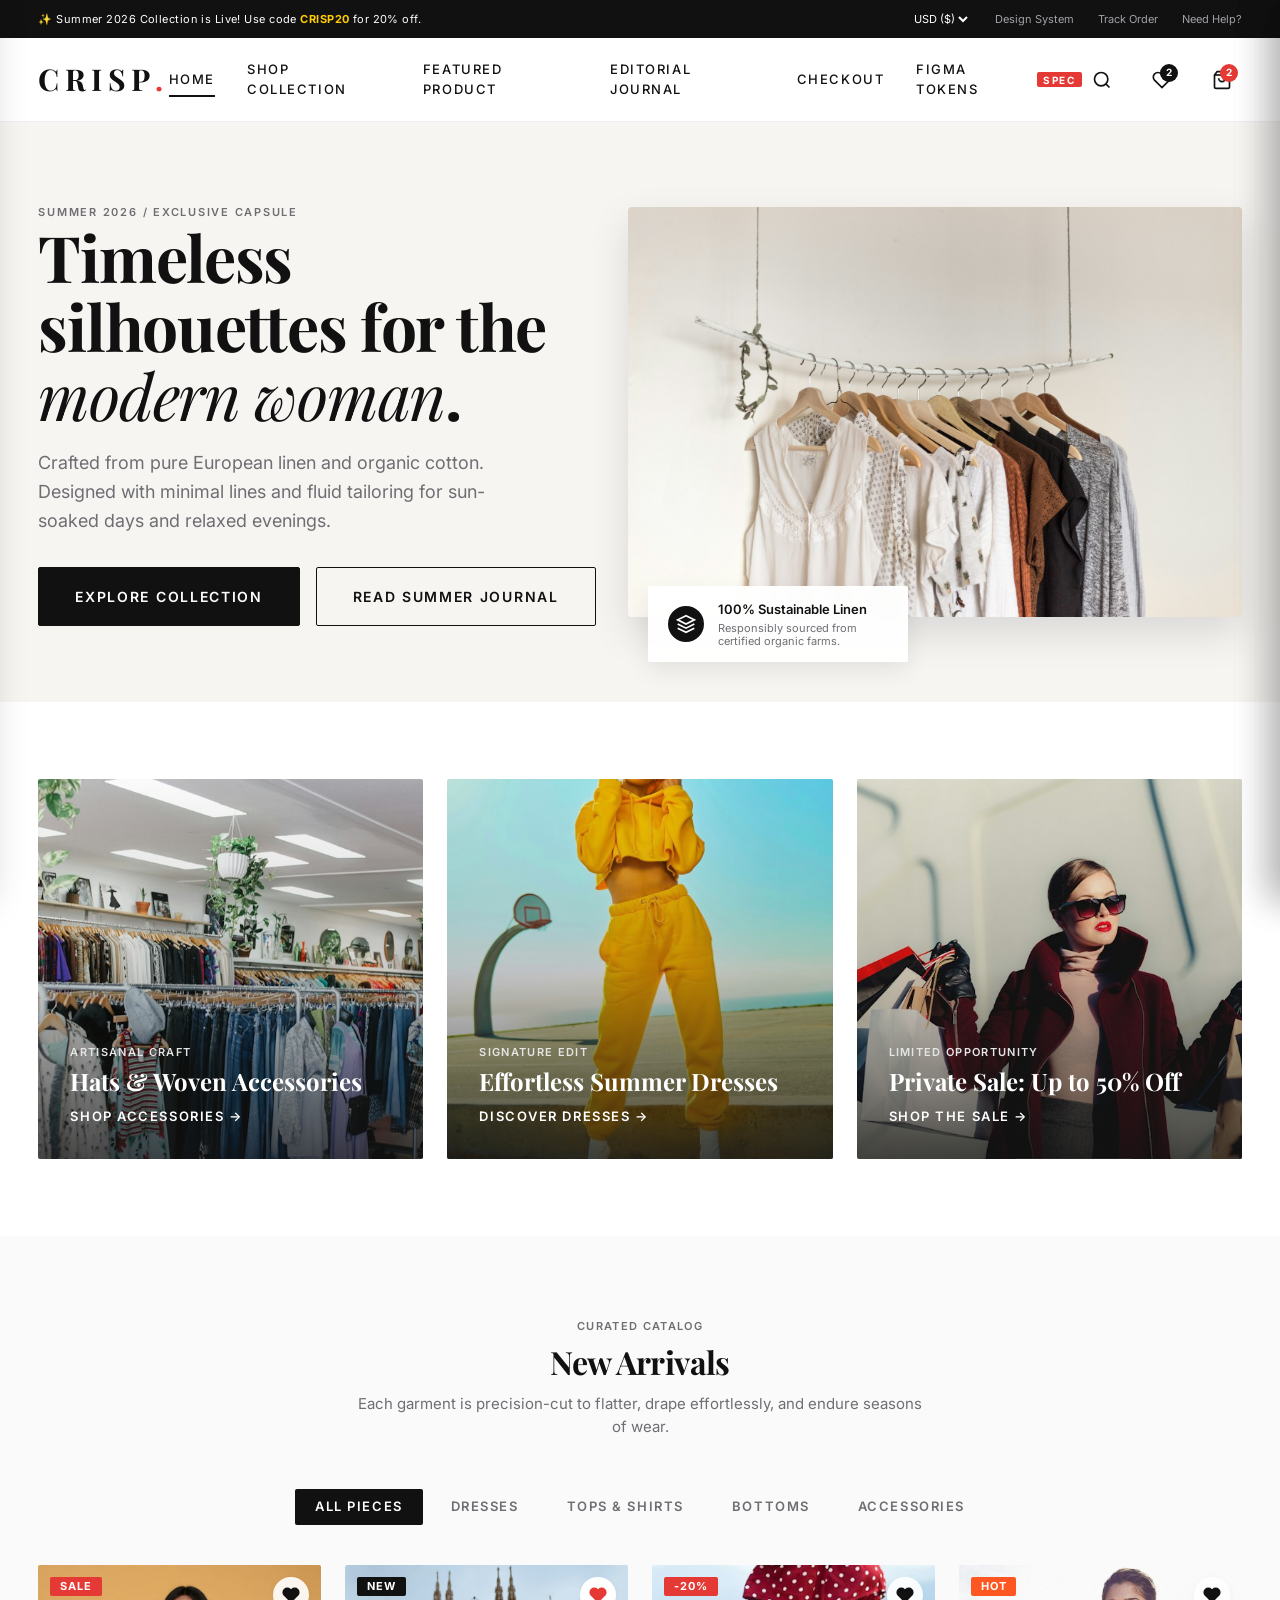
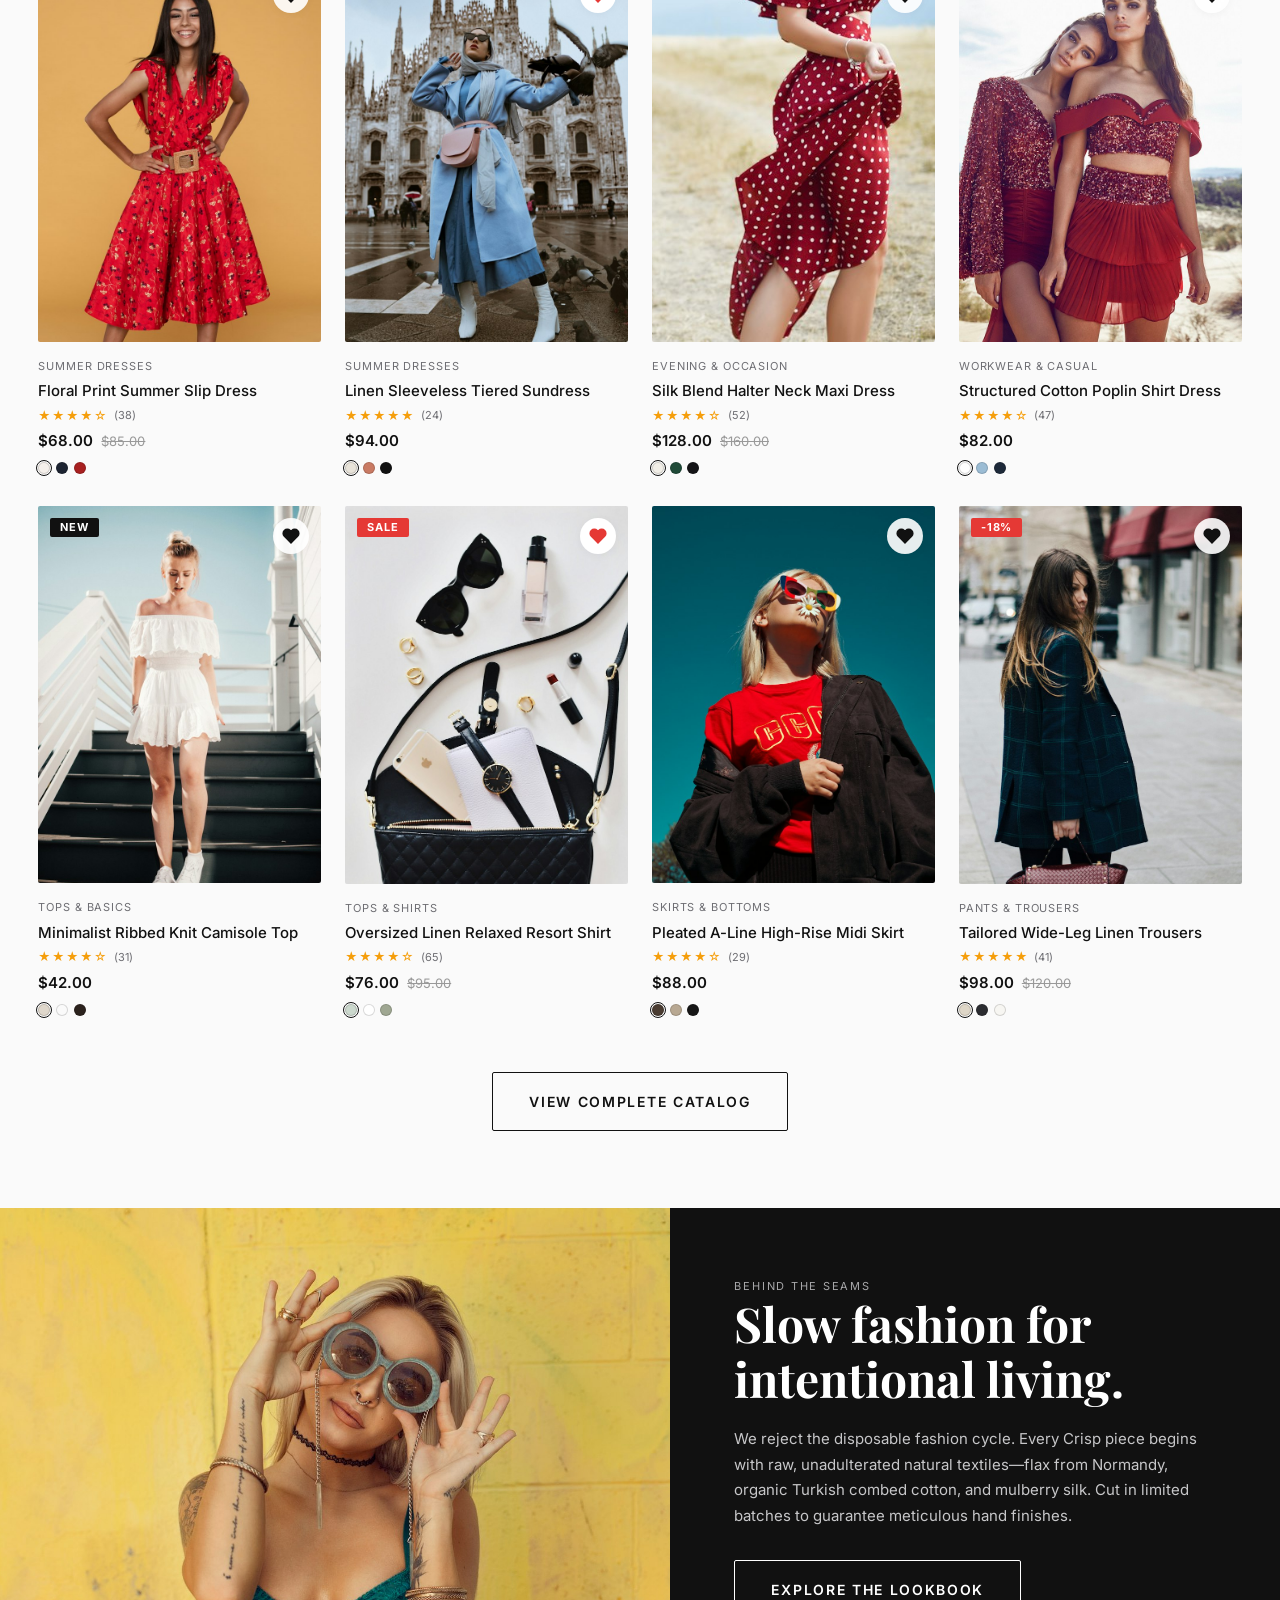
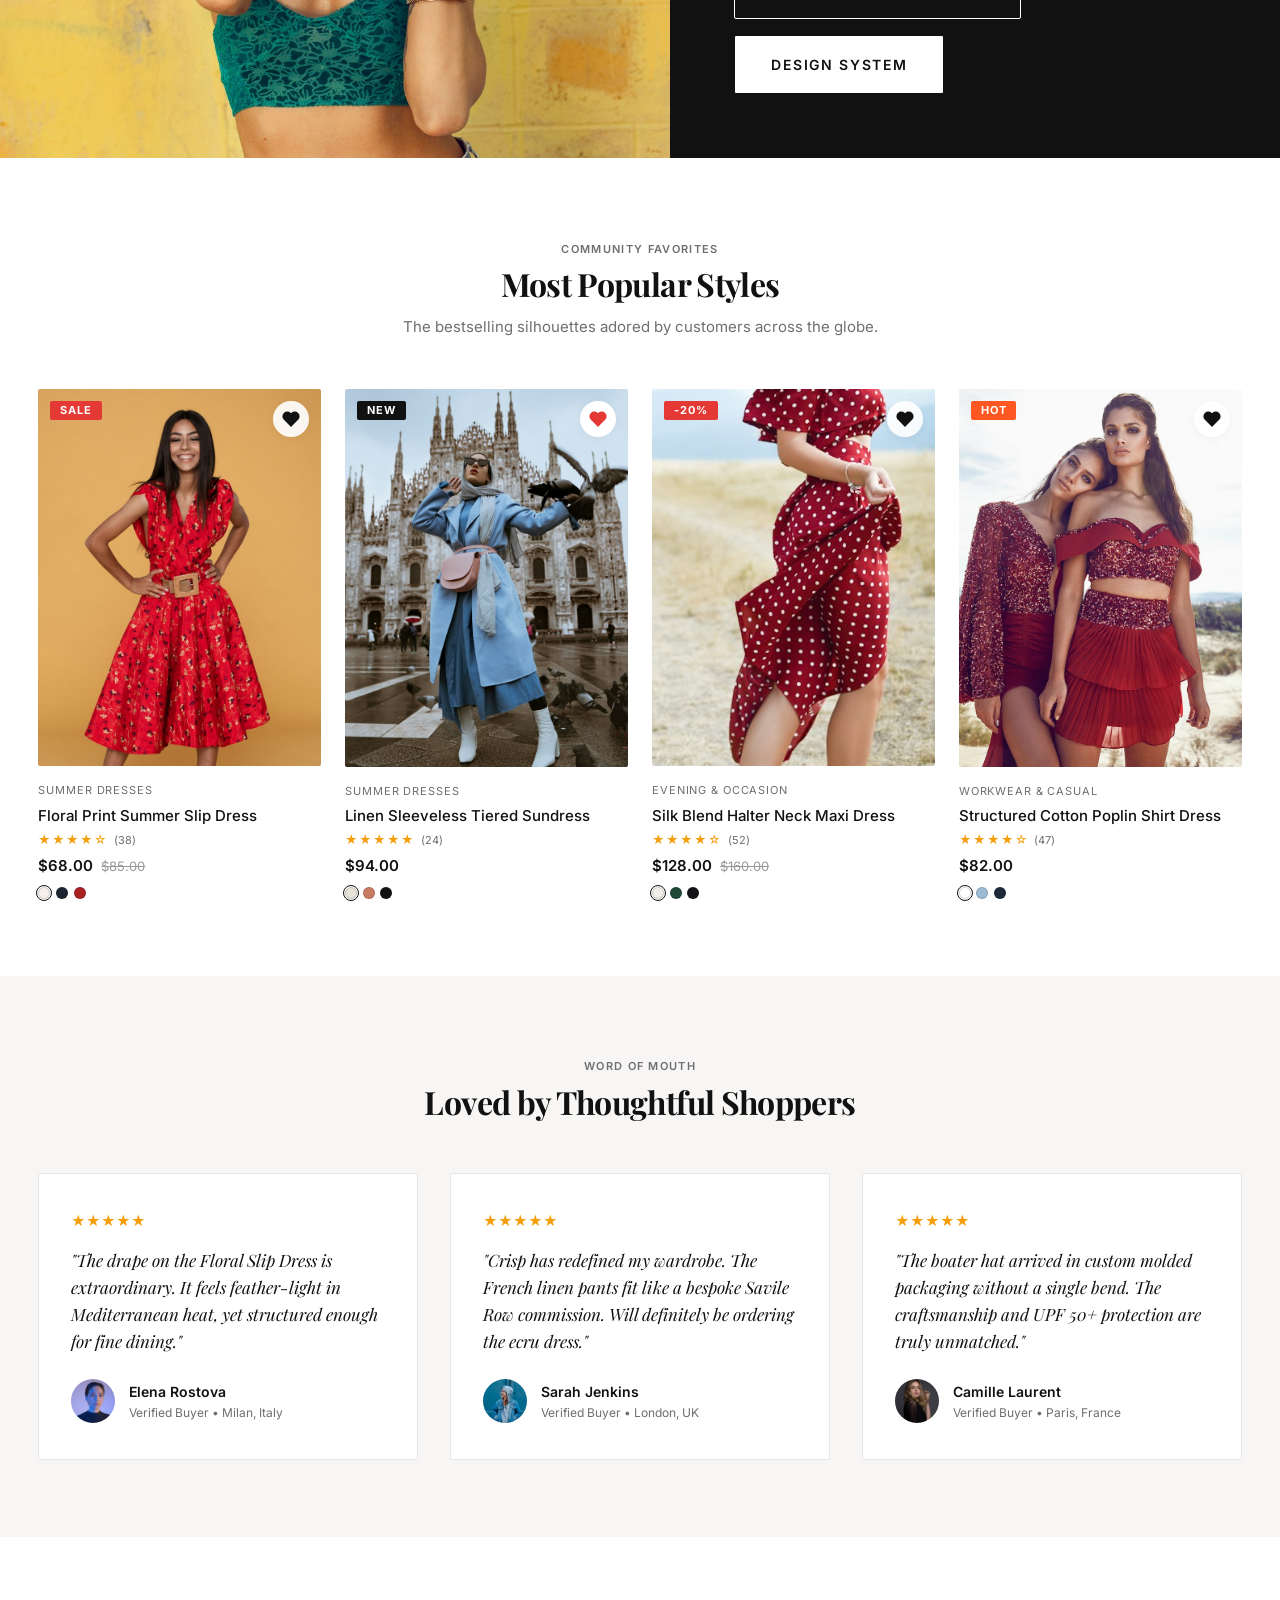
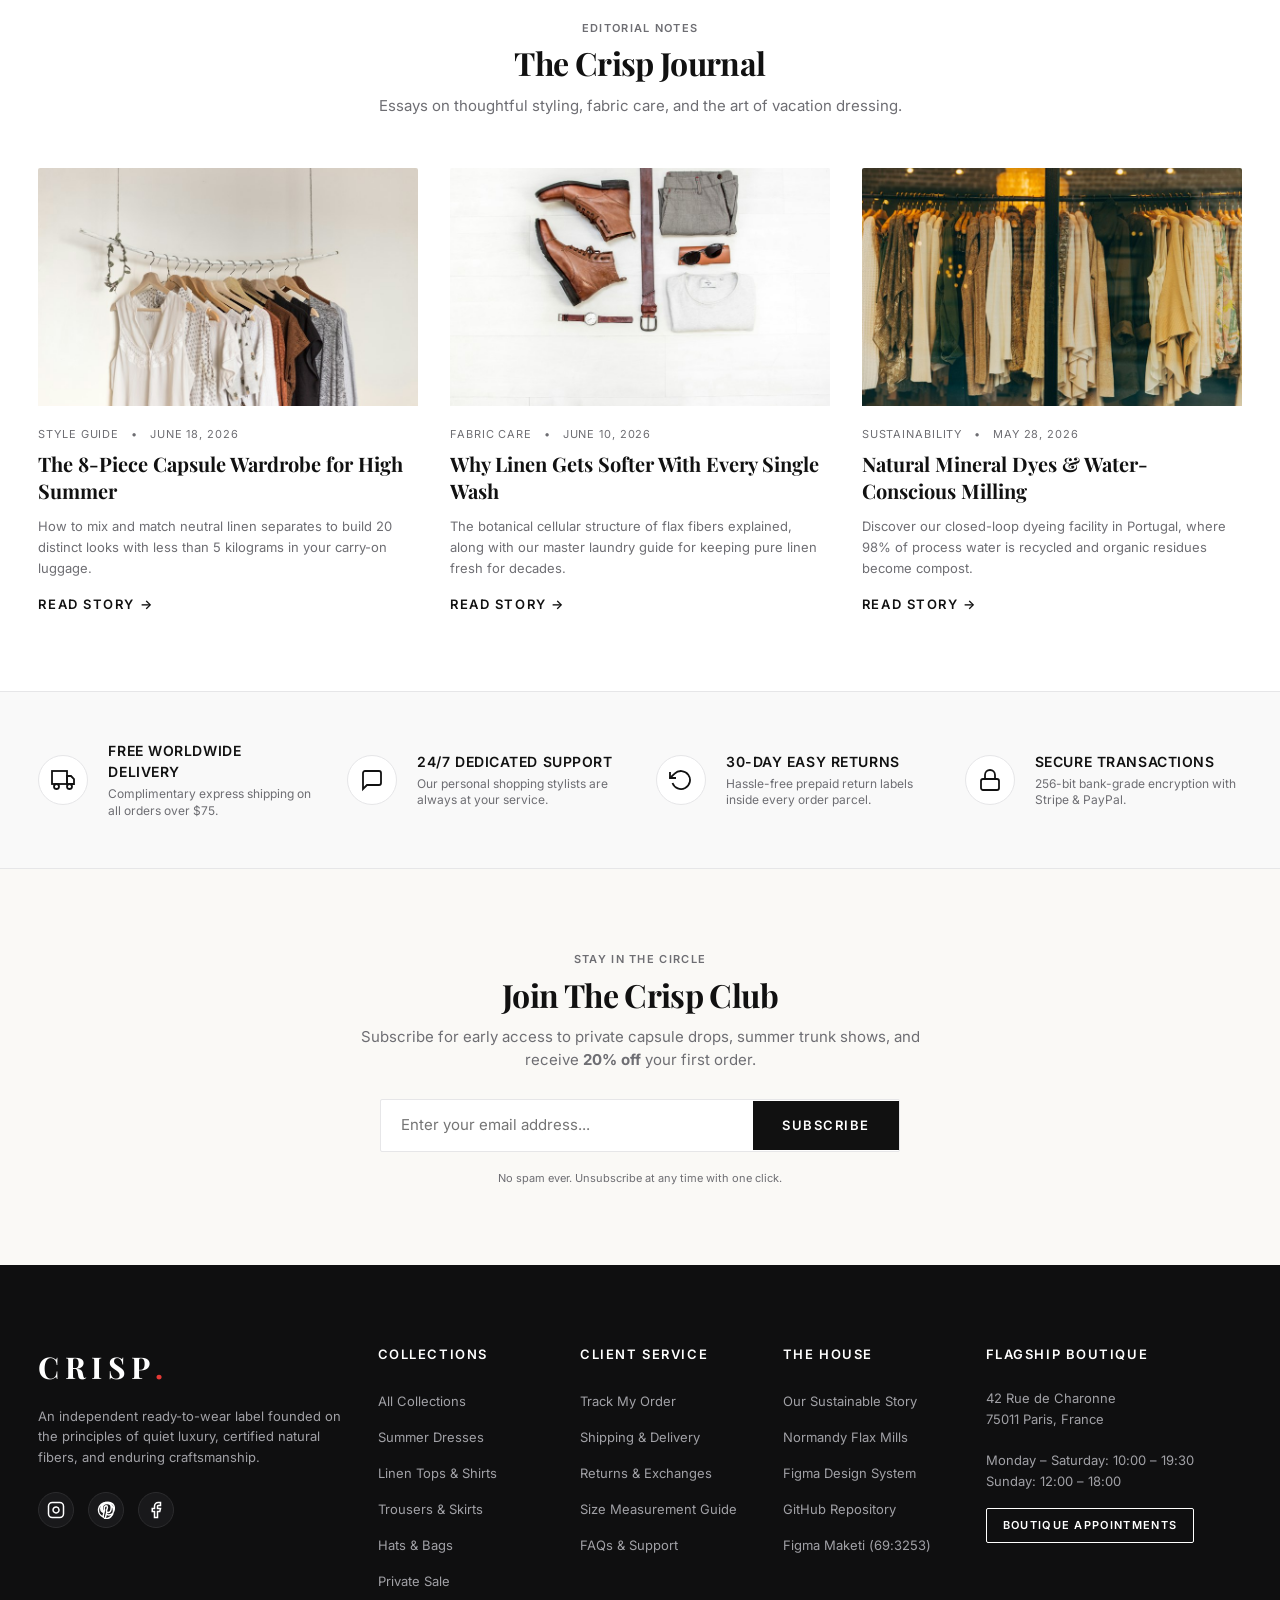
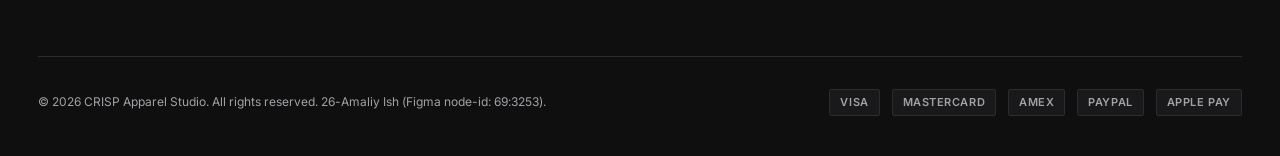
<file: index.html>
<!DOCTYPE html>
<html lang="en">
<head>
  <meta charset="UTF-8">
  <meta name="viewport" content="width=device-width, initial-scale=1.0">
  <title>CRISP — Minimalist Luxury Fashion & E-Commerce Store</title>
  <meta name="description" content="CRISP is a modern minimalist fashion and apparel eCommerce brand tailored for effortless elegance, sustainable fabrics, and timeless design.">
  <link rel="icon" type="image/png" href="assets/images/prod-9.jpg">
  
  <!-- CSS Stylesheets -->
  <link rel="stylesheet" href="css/reset.css">
  <link rel="stylesheet" href="css/variables.css">
  <link rel="stylesheet" href="css/style.css">
</head>
<body>

  <!-- ================= TOPBAR ================= -->
  <div class="topbar">
    <div class="container topbar-inner">
      <div class="topbar-promo">
        <span>✨ Summer 2026 Collection is Live! Use code <strong>CRISP20</strong> for 20% off.</span>
      </div>
      <div class="topbar-actions">
        <select class="topbar-select" id="currencySelector" aria-label="Select currency">
          <option value="USD">USD ($)</option>
          <option value="EUR">EUR (€)</option>
          <option value="GBP">GBP (£)</option>
        </select>
        <a href="styleguide.html" class="topbar-link">Design System</a>
        <a href="checkout.html" class="topbar-link">Track Order</a>
        <a href="#help" class="topbar-link" onclick="CrispCart.showToast('Customer Care: care@crispstore.com')">Need Help?</a>
      </div>
    </div>
  </div>

  <!-- ================= MAIN HEADER ================= -->
  <header class="header">
    <div class="container header-inner">
      <div class="header-left">
        <button class="mobile-menu-btn js-mobile-toggle" aria-label="Open mobile menu">
          <svg width="24" height="24" viewBox="0 0 24 24" fill="none" stroke="currentColor" stroke-width="2">
            <line x1="3" y1="12" x2="21" y2="12"></line>
            <line x1="3" y1="6" x2="21" y2="6"></line>
            <line x1="3" y1="18" x2="21" y2="18"></line>
          </svg>
        </button>

        <a href="index.html" class="brand-logo">
          CRISP<span class="logo-dot">.</span>
        </a>
      </div>

      <!-- Desktop Navigation Menu -->
      <nav class="nav-menu">
        <a href="index.html" class="nav-link is-active">Home</a>
        <a href="shop.html" class="nav-link">Shop Collection</a>
        <a href="product.html?id=1" class="nav-link">Featured Product</a>
        <a href="blog.html" class="nav-link">Editorial Journal</a>
        <a href="checkout.html" class="nav-link">Checkout</a>
        <a href="styleguide.html" class="nav-link is-badge">
          Figma Tokens
          <span class="nav-tag">SPEC</span>
        </a>
      </nav>

      <!-- Action Icons -->
      <div class="header-actions">
        <!-- Search Trigger -->
        <button class="header-icon-btn js-search-toggle" aria-label="Search catalog">
          <svg width="20" height="20" viewBox="0 0 24 24" fill="none" stroke="currentColor" stroke-width="2">
            <circle cx="11" cy="11" r="8"></circle>
            <line x1="21" y1="21" x2="16.65" y2="16.65"></line>
          </svg>
        </button>

        <!-- Wishlist Trigger -->
        <button class="header-icon-btn js-wishlist-open" aria-label="Open Wishlist">
          <svg width="20" height="20" viewBox="0 0 24 24" fill="none" stroke="currentColor" stroke-width="2">
            <path d="M20.84 4.61a5.5 5.5 0 0 0-7.78 0L12 5.67l-1.06-1.06a5.5 5.5 0 0 0-7.78 7.78l1.06 1.06L12 21.23l7.78-7.78 1.06-1.06a5.5 5.5 0 0 0 0-7.78z"></path>
          </svg>
          <span class="header-counter-badge js-wishlist-count">0</span>
        </button>

        <!-- Shopping Cart Trigger -->
        <button class="header-icon-btn js-cart-open" aria-label="Open Shopping Bag">
          <svg width="20" height="20" viewBox="0 0 24 24" fill="none" stroke="currentColor" stroke-width="2">
            <path d="M6 2L3 6v14a2 2 0 0 0 2 2h14a2 2 0 0 0 2-2V6l-3-4z"></path>
            <line x1="3" y1="6" x2="21" y2="6"></line>
            <path d="M16 10a4 4 0 0 1-8 0"></path>
          </svg>
          <span class="header-counter-badge badge-red js-cart-count">2</span>
        </button>
      </div>
    </div>
  </header>

  <!-- ================= HERO SECTION ================= -->
  <section class="hero-section">
    <div class="container hero-grid">
      <div class="hero-content">
        <span class="hero-tagline">Summer 2026 / Exclusive Capsule</span>
        <h1 class="hero-title">
          Timeless silhouettes for the <em>modern woman</em>.
        </h1>
        <p class="hero-desc">
          Crafted from pure European linen and organic cotton. Designed with minimal lines and fluid tailoring for sun-soaked days and relaxed evenings.
        </p>
        <div class="hero-actions">
          <a href="shop.html" class="btn btn-primary btn-lg">Explore Collection</a>
          <a href="blog.html" class="btn btn-outline btn-lg">Read Summer Journal</a>
        </div>
      </div>

      <div class="hero-media">
        <img src="assets/images/hero-banner.jpg" alt="Crisp Summer Fashion Showcase" loading="eager">
        <div class="hero-floating-pill">
          <div class="floating-pill-icon">
            <svg width="20" height="20" viewBox="0 0 24 24" fill="none" stroke="currentColor" stroke-width="2">
              <path d="M12 2L2 7l10 5 10-5-10-5zM2 17l10 5 10-5M2 12l10 5 10-5"></path>
            </svg>
          </div>
          <div class="floating-pill-text">
            <h6>100% Sustainable Linen</h6>
            <p>Responsibly sourced from certified organic farms.</p>
          </div>
        </div>
      </div>
    </div>
  </section>

  <!-- ================= PROMO CATEGORIES GRID ================= -->
  <section class="section-padding">
    <div class="container">
      <div class="promo-grid">
        <!-- Promo 1 -->
        <a href="shop.html?cat=accessories" class="promo-card">
          <img src="assets/images/promo-hat.jpg" alt="Summer Hats and Accessories" class="promo-card-bg" loading="lazy">
          <div class="promo-card-overlay">
            <span class="promo-card-tag">Artisanal Craft</span>
            <h3 class="promo-card-title">Hats & Woven Accessories</h3>
            <span class="promo-card-link">Shop Accessories →</span>
          </div>
        </a>

        <!-- Promo 2 -->
        <a href="shop.html?cat=dresses" class="promo-card">
          <img src="assets/images/promo-dress.jpg" alt="Effortless Linen Dresses" class="promo-card-bg" loading="lazy">
          <div class="promo-card-overlay">
            <span class="promo-card-tag">Signature Edit</span>
            <h3 class="promo-card-title">Effortless Summer Dresses</h3>
            <span class="promo-card-link">Discover Dresses →</span>
          </div>
        </a>

        <!-- Promo 3 -->
        <a href="shop.html" class="promo-card">
          <img src="assets/images/promo-offer.jpg" alt="Seasonal Private Sale" class="promo-card-bg" loading="lazy">
          <div class="promo-card-overlay">
            <span class="promo-card-tag">Limited Opportunity</span>
            <h3 class="promo-card-title">Private Sale: Up to 50% Off</h3>
            <span class="promo-card-link">Shop The Sale →</span>
          </div>
        </a>
      </div>
    </div>
  </section>

  <!-- ================= NEW ARRIVALS SECTION ================= -->
  <section class="section-padding" style="background-color: #fafafa;">
    <div class="container">
      <div class="section-header">
        <span class="section-subtitle">Curated Catalog</span>
        <h2 class="section-title">New Arrivals</h2>
        <p class="section-desc">Each garment is precision-cut to flatter, drape effortlessly, and endure seasons of wear.</p>
      </div>

      <!-- Filter Tabs -->
      <div class="filter-tabs">
        <button class="filter-tab-btn is-active js-filter-tab" data-filter="all">All Pieces</button>
        <button class="filter-tab-btn js-filter-tab" data-filter="dresses">Dresses</button>
        <button class="filter-tab-btn js-filter-tab" data-filter="tops">Tops & Shirts</button>
        <button class="filter-tab-btn js-filter-tab" data-filter="skirts">Bottoms</button>
        <button class="filter-tab-btn js-filter-tab" data-filter="accessories">Accessories</button>
      </div>

      <!-- 8 Dynamic Products Grid -->
      <div class="products-grid" id="newArrivalsGrid">
        <!-- Injected dynamically via CrispApp.renderHomeSections() -->
      </div>

      <div style="text-align: center; margin-top: 3.5rem;">
        <a href="shop.html" class="btn btn-outline btn-lg">View Complete Catalog</a>
      </div>
    </div>
  </section>

  <!-- ================= STORY / EDITORIAL BANNER ================= -->
  <section class="story-banner-section">
    <div class="container-fluid">
      <div class="story-banner-grid">
        <div class="story-banner-media">
          <img src="assets/images/story-banner.jpg" alt="Crisp Summer Editorial Lookbook" loading="lazy">
        </div>
        <div class="story-banner-content">
          <span class="story-tagline">Behind The Seams</span>
          <h2 class="story-title">Slow fashion for intentional living.</h2>
          <p class="story-desc">
            We reject the disposable fashion cycle. Every Crisp piece begins with raw, unadulterated natural textiles—flax from Normandy, organic Turkish combed cotton, and mulberry silk. Cut in limited batches to guarantee meticulous hand finishes.
          </p>
          <div style="display: flex; gap: 1rem; flex-wrap: wrap;">
            <a href="product.html?id=1" class="btn btn-outline-white btn-lg">Explore The Lookbook</a>
            <a href="styleguide.html" class="btn btn-primary btn-lg" style="background: #ffffff; color: #111;">Design System</a>
          </div>
        </div>
      </div>
    </div>
  </section>

  <!-- ================= POPULAR & TRENDING SECTION ================= -->
  <section class="section-padding">
    <div class="container">
      <div class="section-header">
        <span class="section-subtitle">Community Favorites</span>
        <h2 class="section-title">Most Popular Styles</h2>
        <p class="section-desc">The bestselling silhouettes adored by customers across the globe.</p>
      </div>

      <div class="products-grid" id="popularGrid">
        <!-- Injected dynamically via CrispApp.renderHomeSections() -->
      </div>
    </div>
  </section>

  <!-- ================= TESTIMONIALS / REVIEWS ================= -->
  <section class="section-padding" style="background-color: #f7f6f4;">
    <div class="container">
      <div class="section-header">
        <span class="section-subtitle">Word of Mouth</span>
        <h2 class="section-title">Loved by Thoughtful Shoppers</h2>
      </div>

      <div class="testimonials-grid">
        <!-- Review 1 -->
        <div class="testimonial-card">
          <div class="testimonial-stars">★★★★★</div>
          <p class="testimonial-quote">
            "The drape on the Floral Slip Dress is extraordinary. It feels feather-light in Mediterranean heat, yet structured enough for fine dining."
          </p>
          <div class="testimonial-author">
            <img src="assets/images/avatar-1.jpg" alt="Elena Rostova" class="testimonial-avatar">
            <div class="author-info">
              <h6>Elena Rostova</h6>
              <p>Verified Buyer • Milan, Italy</p>
            </div>
          </div>
        </div>

        <!-- Review 2 -->
        <div class="testimonial-card">
          <div class="testimonial-stars">★★★★★</div>
          <p class="testimonial-quote">
            "Crisp has redefined my wardrobe. The French linen pants fit like a bespoke Savile Row commission. Will definitely be ordering the ecru dress."
          </p>
          <div class="testimonial-author">
            <img src="assets/images/avatar-2.jpg" alt="Sarah Jenkins" class="testimonial-avatar">
            <div class="author-info">
              <h6>Sarah Jenkins</h6>
              <p>Verified Buyer • London, UK</p>
            </div>
          </div>
        </div>

        <!-- Review 3 -->
        <div class="testimonial-card">
          <div class="testimonial-stars">★★★★★</div>
          <p class="testimonial-quote">
            "The boater hat arrived in custom molded packaging without a single bend. The craftsmanship and UPF 50+ protection are truly unmatched."
          </p>
          <div class="testimonial-author">
            <img src="assets/images/avatar-3.jpg" alt="Camille Laurent" class="testimonial-avatar">
            <div class="author-info">
              <h6>Camille Laurent</h6>
              <p>Verified Buyer • Paris, France</p>
            </div>
          </div>
        </div>
      </div>
    </div>
  </section>

  <!-- ================= THE JOURNAL / EDITORIAL ================= -->
  <section class="section-padding">
    <div class="container">
      <div class="section-header">
        <span class="section-subtitle">Editorial Notes</span>
        <h2 class="section-title">The Crisp Journal</h2>
        <p class="section-desc">Essays on thoughtful styling, fabric care, and the art of vacation dressing.</p>
      </div>

      <div class="journal-grid">
        <!-- Article 1 -->
        <article class="journal-card">
          <a href="blog.html" class="journal-thumb">
            <img src="assets/images/blog-1.jpg" alt="The Minimalist Packing Guide" loading="lazy">
          </a>
          <div class="journal-meta">
            <span>Style Guide</span>
            <span>•</span>
            <span>June 18, 2026</span>
          </div>
          <h3 class="journal-title">
            <a href="blog.html">The 8-Piece Capsule Wardrobe for High Summer</a>
          </h3>
          <p class="journal-excerpt">
            How to mix and match neutral linen separates to build 20 distinct looks with less than 5 kilograms in your carry-on luggage.
          </p>
          <a href="blog.html" class="journal-link">Read Story →</a>
        </article>

        <!-- Article 2 -->
        <article class="journal-card">
          <a href="blog.html" class="journal-thumb">
            <img src="assets/images/blog-2.jpg" alt="Linen Care Instructions" loading="lazy">
          </a>
          <div class="journal-meta">
            <span>Fabric Care</span>
            <span>•</span>
            <span>June 10, 2026</span>
          </div>
          <h3 class="journal-title">
            <a href="blog.html">Why Linen Gets Softer With Every Single Wash</a>
          </h3>
          <p class="journal-excerpt">
            The botanical cellular structure of flax fibers explained, along with our master laundry guide for keeping pure linen fresh for decades.
          </p>
          <a href="blog.html" class="journal-link">Read Story →</a>
        </article>

        <!-- Article 3 -->
        <article class="journal-card">
          <a href="blog.html" class="journal-thumb">
            <img src="assets/images/blog-3.jpg" alt="Sustainable Dyeing" loading="lazy">
          </a>
          <div class="journal-meta">
            <span>Sustainability</span>
            <span>•</span>
            <span>May 28, 2026</span>
          </div>
          <h3 class="journal-title">
            <a href="blog.html">Natural Mineral Dyes & Water-Conscious Milling</a>
          </h3>
          <p class="journal-excerpt">
            Discover our closed-loop dyeing facility in Portugal, where 98% of process water is recycled and organic residues become compost.
          </p>
          <a href="blog.html" class="journal-link">Read Story →</a>
        </article>
      </div>
    </div>
  </section>

  <!-- ================= FEATURES BAR ================= -->
  <section class="features-bar">
    <div class="container">
      <div class="features-grid">
        <!-- Feature 1 -->
        <div class="feature-item">
          <div class="feature-icon">
            <svg width="24" height="24" viewBox="0 0 24 24" fill="none" stroke="currentColor" stroke-width="1.8">
              <rect x="1" y="3" width="15" height="13"></rect>
              <polygon points="16 8 20 8 23 11 23 16 16 16 16 8"></polygon>
              <circle cx="5.5" cy="18.5" r="2.5"></circle>
              <circle cx="18.5" cy="18.5" r="2.5"></circle>
            </svg>
          </div>
          <div class="feature-text">
            <h5>Free Worldwide Delivery</h5>
            <p>Complimentary express shipping on all orders over $75.</p>
          </div>
        </div>

        <!-- Feature 2 -->
        <div class="feature-item">
          <div class="feature-icon">
            <svg width="24" height="24" viewBox="0 0 24 24" fill="none" stroke="currentColor" stroke-width="1.8">
              <path d="M21 15a2 2 0 0 1-2 2H7l-4 4V5a2 2 0 0 1 2-2h14a2 2 0 0 1 2 2z"></path>
            </svg>
          </div>
          <div class="feature-text">
            <h5>24/7 Dedicated Support</h5>
            <p>Our personal shopping stylists are always at your service.</p>
          </div>
        </div>

        <!-- Feature 3 -->
        <div class="feature-item">
          <div class="feature-icon">
            <svg width="24" height="24" viewBox="0 0 24 24" fill="none" stroke="currentColor" stroke-width="1.8">
              <polyline points="1 4 1 10 7 10"></polyline>
              <path d="M3.51 15a9 9 0 1 0 2.13-9.36L1 10"></path>
            </svg>
          </div>
          <div class="feature-text">
            <h5>30-Day Easy Returns</h5>
            <p>Hassle-free prepaid return labels inside every order parcel.</p>
          </div>
        </div>

        <!-- Feature 4 -->
        <div class="feature-item">
          <div class="feature-icon">
            <svg width="24" height="24" viewBox="0 0 24 24" fill="none" stroke="currentColor" stroke-width="1.8">
              <rect x="3" y="11" width="18" height="11" rx="2" ry="2"></rect>
              <path d="M7 11V7a5 5 0 0 1 10 0v4"></path>
            </svg>
          </div>
          <div class="feature-text">
            <h5>Secure Transactions</h5>
            <p>256-bit bank-grade encryption with Stripe & PayPal.</p>
          </div>
        </div>
      </div>
    </div>
  </section>

  <!-- ================= NEWSLETTER ================= -->
  <section class="section-padding newsletter-section">
    <div class="container">
      <div class="newsletter-box">
        <span class="section-subtitle">Stay In The Circle</span>
        <h2 class="section-title">Join The Crisp Club</h2>
        <p class="section-desc">
          Subscribe for early access to private capsule drops, summer trunk shows, and receive <strong>20% off</strong> your first order.
        </p>

        <form class="newsletter-form js-newsletter-form">
          <input type="email" class="newsletter-input" placeholder="Enter your email address..." required>
          <button type="submit" class="btn btn-primary newsletter-btn">Subscribe</button>
        </form>
        <span class="newsletter-disclaimer">No spam ever. Unsubscribe at any time with one click.</span>
      </div>
    </div>
  </section>

  <!-- ================= FOOTER ================= -->
  <footer class="footer">
    <div class="container">
      <div class="footer-grid">
        <!-- Col 1: Brand Info -->
        <div class="footer-col footer-brand">
          <a href="index.html" class="brand-logo">
            CRISP<span class="logo-dot">.</span>
          </a>
          <p>
            An independent ready-to-wear label founded on the principles of quiet luxury, certified natural fibers, and enduring craftsmanship.
          </p>
          <div class="footer-socials">
            <a href="#instagram" class="social-icon-link" aria-label="Instagram" onclick="CrispCart.showToast('Follow us on Instagram @crisp_store')">
              <svg width="18" height="18" viewBox="0 0 24 24" fill="none" stroke="currentColor" stroke-width="2">
                <rect x="2" y="2" width="20" height="20" rx="5" ry="5"></rect>
                <path d="M16 11.37A4 4 0 1 1 12.63 8 4 4 0 0 1 16 11.37z"></path>
                <line x1="17.5" y1="6.5" x2="17.51" y2="6.5"></line>
              </svg>
            </a>
            <a href="#pinterest" class="social-icon-link" aria-label="Pinterest" onclick="CrispCart.showToast('Crisp Moodboards on Pinterest')">
              <svg width="18" height="18" viewBox="0 0 24 24" fill="none" stroke="currentColor" stroke-width="2">
                <path d="M12 2a10 10 0 0 0-3.6 19.3c-.1-.8-.1-2 .1-2.9l1.6-6.8s-.4-.8-.4-2c0-1.9 1.1-3.3 2.5-3.3 1.2 0 1.7.9 1.7 1.9 0 1.2-.8 3-1.2 4.7-.3 1.4.7 2.5 2.1 2.5 2.5 0 4.2-3.2 4.2-7 0-2.9-2-5.1-5.5-5.1-4 0-6.5 3-6.5 6.3 0 1.1.4 2.3 1 3 .1.1.1.2.1.3l-.4 1.5c0 .2-.2.3-.4.2-1.6-.7-2.3-2.6-2.3-4.7 0-3.8 3.2-8.4 9.6-8.4 5.1 0 8.5 3.7 8.5 7.7 0 5.3-2.9 9.3-7.2 9.3-1.4 0-2.8-.8-3.3-1.7l-.9 3.5c-.3 1.2-.9 2.4-1.5 3.3A10 10 0 1 0 12 2z"></path>
              </svg>
            </a>
            <a href="#facebook" class="social-icon-link" aria-label="Facebook">
              <svg width="18" height="18" viewBox="0 0 24 24" fill="none" stroke="currentColor" stroke-width="2">
                <path d="M18 2h-3a5 5 0 0 0-5 5v3H7v4h3v8h4v-8h3l1-4h-4V7a1 1 0 0 1 1-1h3z"></path>
              </svg>
            </a>
          </div>
        </div>

        <!-- Col 2: Shop Links -->
        <div class="footer-col">
          <h5>Collections</h5>
          <ul class="footer-links">
            <li><a href="shop.html?cat=all">All Collections</a></li>
            <li><a href="shop.html?cat=dresses">Summer Dresses</a></li>
            <li><a href="shop.html?cat=tops">Linen Tops & Shirts</a></li>
            <li><a href="shop.html?cat=skirts">Trousers & Skirts</a></li>
            <li><a href="shop.html?cat=accessories">Hats & Bags</a></li>
            <li><a href="shop.html">Private Sale</a></li>
          </ul>
        </div>

        <!-- Col 3: Customer Care -->
        <div class="footer-col">
          <h5>Client Service</h5>
          <ul class="footer-links">
            <li><a href="checkout.html">Track My Order</a></li>
            <li><a href="#shipping" onclick="CrispCart.showToast('Free shipping over $75 applied at checkout')">Shipping & Delivery</a></li>
            <li><a href="#returns" onclick="CrispCart.showToast('30-day free returns in original condition')">Returns & Exchanges</a></li>
            <li><a href="product.html?id=1">Size Measurement Guide</a></li>
            <li><a href="#faq" onclick="CrispCart.showToast('Email: support@crispstore.com')">FAQs & Support</a></li>
          </ul>
        </div>

        <!-- Col 4: About Crisp -->
        <div class="footer-col">
          <h5>The House</h5>
          <ul class="footer-links">
            <li><a href="blog.html">Our Sustainable Story</a></li>
            <li><a href="blog.html">Normandy Flax Mills</a></li>
            <li><a href="styleguide.html">Figma Design System</a></li>
            <li><a href="https://github.com/soxibs48-eng/amaliy26" target="_blank" rel="noopener">GitHub Repository</a></li>
            <li><a href="https://www.figma.com/file/pyriaNMaPDrvmzSicUinkm/Crisp?type=design&node-id=69%3A3253" target="_blank" rel="noopener">Figma Maketi (69:3253)</a></li>
          </ul>
        </div>

        <!-- Col 5: Store Hours & Address -->
        <div class="footer-col">
          <h5>Flagship Boutique</h5>
          <p>
            42 Rue de Charonne<br>
            75011 Paris, France<br><br>
            Monday – Saturday: 10:00 – 19:30<br>
            Sunday: 12:00 – 18:00
          </p>
          <div style="margin-top: 1rem;">
            <a href="checkout.html" class="btn btn-outline-white btn-sm">Boutique Appointments</a>
          </div>
        </div>
      </div>

      <!-- Footer Bottom -->
      <div class="footer-bottom">
        <div class="footer-copy">
          © 2026 CRISP Apparel Studio. All rights reserved. 26-Amaliy Ish (Figma node-id: 69:3253).
        </div>
        <div class="footer-payments">
          <span class="payment-pill">VISA</span>
          <span class="payment-pill">MASTERCARD</span>
          <span class="payment-pill">AMEX</span>
          <span class="payment-pill">PAYPAL</span>
          <span class="payment-pill">APPLE PAY</span>
        </div>
      </div>
    </div>
  </footer>

  <!-- ================= SLIDE-OVER SHOPPING BAG DRAWER ================= -->
  <div class="drawer-overlay" id="drawerOverlay"></div>

  <div class="crisp-drawer" id="cartDrawer" aria-label="Shopping Bag Drawer">
    <div class="drawer-header">
      <h3 class="drawer-title">
        <svg width="20" height="20" viewBox="0 0 24 24" fill="none" stroke="currentColor" stroke-width="2">
          <path d="M6 2L3 6v14a2 2 0 0 0 2 2h14a2 2 0 0 0 2-2V6l-3-4z"></path>
          <line x1="3" y1="6" x2="21" y2="6"></line>
          <path d="M16 10a4 4 0 0 1-8 0"></path>
        </svg>
        Shopping Bag (<span class="js-cart-count">2</span>)
      </h3>
      <button class="drawer-close-btn js-drawer-close" aria-label="Close bag drawer">
        <svg width="20" height="20" viewBox="0 0 24 24" fill="none" stroke="currentColor" stroke-width="2">
          <line x1="18" y1="6" x2="6" y2="18"></line>
          <line x1="6" y1="6" x2="18" y2="18"></line>
        </svg>
      </button>
    </div>

    <!-- Free Shipping Bar -->
    <div class="drawer-shipping-notice">
      <div class="shipping-msg" id="cartShippingMsg">
        Add <strong>$8.00</strong> more to unlock <strong>Free Worldwide Shipping</strong>
      </div>
      <div class="shipping-bar">
        <div class="shipping-bar-fill" id="cartShippingProgress" style="width: 85%;"></div>
      </div>
    </div>

    <!-- Drawer Items List -->
    <div class="drawer-body" id="cartDrawerItems">
      <!-- Injected by CrispCart.renderCartDrawer() -->
    </div>

    <!-- Drawer Footer -->
    <div class="drawer-footer">
      <form class="drawer-promo-box" id="cartDrawerPromoForm">
        <input type="text" placeholder="Promo code (try 'CRISP20')" aria-label="Promo code">
        <button type="submit" class="btn btn-outline btn-sm">Apply</button>
      </form>

      <div class="drawer-totals">
        <div class="drawer-total-row">
          <span>Subtotal</span>
          <span id="cartDrawerSubtotal">$117.00</span>
        </div>
        <div class="drawer-total-row row-discount" id="cartDrawerDiscountRow" style="display: none;">
          <span>Discount (20%)</span>
          <span id="cartDrawerDiscount">-$23.40</span>
        </div>
        <div class="drawer-total-row">
          <span>Worldwide Shipping</span>
          <span id="cartDrawerShipping">Free over $75</span>
        </div>
        <div class="drawer-total-row row-grand">
          <span>Estimated Total</span>
          <span id="cartDrawerTotal">$117.00</span>
        </div>
      </div>

      <a href="checkout.html" class="btn btn-primary btn-block btn-lg">Proceed to Checkout</a>
      <div style="text-align: center; margin-top: 0.75rem;">
        <a href="shop.html" class="topbar-link" onclick="CrispCart.closeCart()" style="color: var(--color-text-muted); font-size: 0.75rem; text-decoration: underline;">Continue Browsing</a>
      </div>
    </div>
  </div>

  <!-- ================= SLIDE-OVER WISHLIST DRAWER ================= -->
  <div class="crisp-drawer" id="wishlistDrawer" aria-label="Wishlist Drawer">
    <div class="drawer-header">
      <h3 class="drawer-title">
        <svg width="20" height="20" viewBox="0 0 24 24" fill="none" stroke="currentColor" stroke-width="2">
          <path d="M20.84 4.61a5.5 5.5 0 0 0-7.78 0L12 5.67l-1.06-1.06a5.5 5.5 0 0 0-7.78 7.78l1.06 1.06L12 21.23l7.78-7.78 1.06-1.06a5.5 5.5 0 0 0 0-7.78z"></path>
        </svg>
        Saved Items (<span class="js-wishlist-count">2</span>)
      </h3>
      <button class="drawer-close-btn js-drawer-close" aria-label="Close wishlist drawer">
        <svg width="20" height="20" viewBox="0 0 24 24" fill="none" stroke="currentColor" stroke-width="2">
          <line x1="18" y1="6" x2="6" y2="18"></line>
          <line x1="6" y1="6" x2="18" y2="18"></line>
        </svg>
      </button>
    </div>

    <div class="drawer-body" id="wishlistDrawerItems">
      <!-- Injected by CrispCart.renderWishlistDrawer() -->
    </div>

    <div class="drawer-footer">
      <a href="shop.html" class="btn btn-outline btn-block" onclick="CrispCart.closeWishlist()">Explore All Products</a>
    </div>
  </div>

  <!-- ================= SEARCH OVERLAY ================= -->
  <div class="search-overlay" id="searchOverlay">
    <div class="search-overlay-header">
      <button class="drawer-close-btn js-search-close" aria-label="Close search">
        <svg width="24" height="24" viewBox="0 0 24 24" fill="none" stroke="currentColor" stroke-width="2">
          <line x1="18" y1="6" x2="6" y2="18"></line>
          <line x1="6" y1="6" x2="18" y2="18"></line>
        </svg>
      </button>
    </div>

    <div class="search-box-wrap">
      <input type="text" class="search-input-field" id="searchInput" placeholder="Search dresses, tops, accessories..." autocomplete="off">
      <div class="search-hint">Try: "slip dress", "linen", "hat", "sunglasses", "silk"</div>
    </div>

    <div id="searchResults">
      <!-- Injected by CrispApp.bindSearch() -->
    </div>
  </div>

  <!-- ================= MOBILE NAVIGATION DRAWER ================= -->
  <div class="drawer-overlay" id="mobileNavOverlay"></div>
  <div class="crisp-drawer" id="mobileNavDrawer" style="left: 0; right: auto; transform: translateX(-100%);">
    <div class="drawer-header">
      <span class="brand-logo" style="font-size: 1.5rem;">CRISP<span class="logo-dot">.</span></span>
      <button class="drawer-close-btn js-mobile-nav-close" aria-label="Close menu">
        <svg width="20" height="20" viewBox="0 0 24 24" fill="none" stroke="currentColor" stroke-width="2">
          <line x1="18" y1="6" x2="6" y2="18"></line>
          <line x1="6" y1="6" x2="18" y2="18"></line>
        </svg>
      </button>
    </div>

    <div class="drawer-body" style="gap: 1.5rem;">
      <nav style="display: flex; flex-direction: column; gap: 1rem; font-size: 1.125rem;">
        <a href="index.html" class="nav-link is-active">Home</a>
        <a href="shop.html" class="nav-link">Shop Collection</a>
        <a href="product.html?id=1" class="nav-link">Featured Product</a>
        <a href="blog.html" class="nav-link">Editorial Journal</a>
        <a href="checkout.html" class="nav-link">Checkout</a>
        <a href="styleguide.html" class="nav-link">Figma Design Tokens</a>
      </nav>

      <div style="border-top: 1px solid var(--color-border); padding-top: 1.5rem;">
        <h6 style="font-size: 0.75rem; text-transform: uppercase; color: var(--color-text-muted); margin-bottom: 0.75rem;">Categories</h6>
        <div style="display: flex; flex-direction: column; gap: 0.5rem; font-size: 0.9375rem;">
          <a href="shop.html?cat=dresses">Dresses</a>
          <a href="shop.html?cat=tops">Tops & Shirts</a>
          <a href="shop.html?cat=skirts">Trousers & Skirts</a>
          <a href="shop.html?cat=accessories">Hats & Bags</a>
        </div>
      </div>
    </div>

    <div class="drawer-footer">
      <a href="shop.html" class="btn btn-primary btn-block">Shop All Products</a>
    </div>
  </div>

  <!-- JavaScript Modules -->
  <script src="js/products.js"></script>
  <script src="js/cart.js"></script>
  <script src="js/main.js"></script>
</body>
</html>
</file>
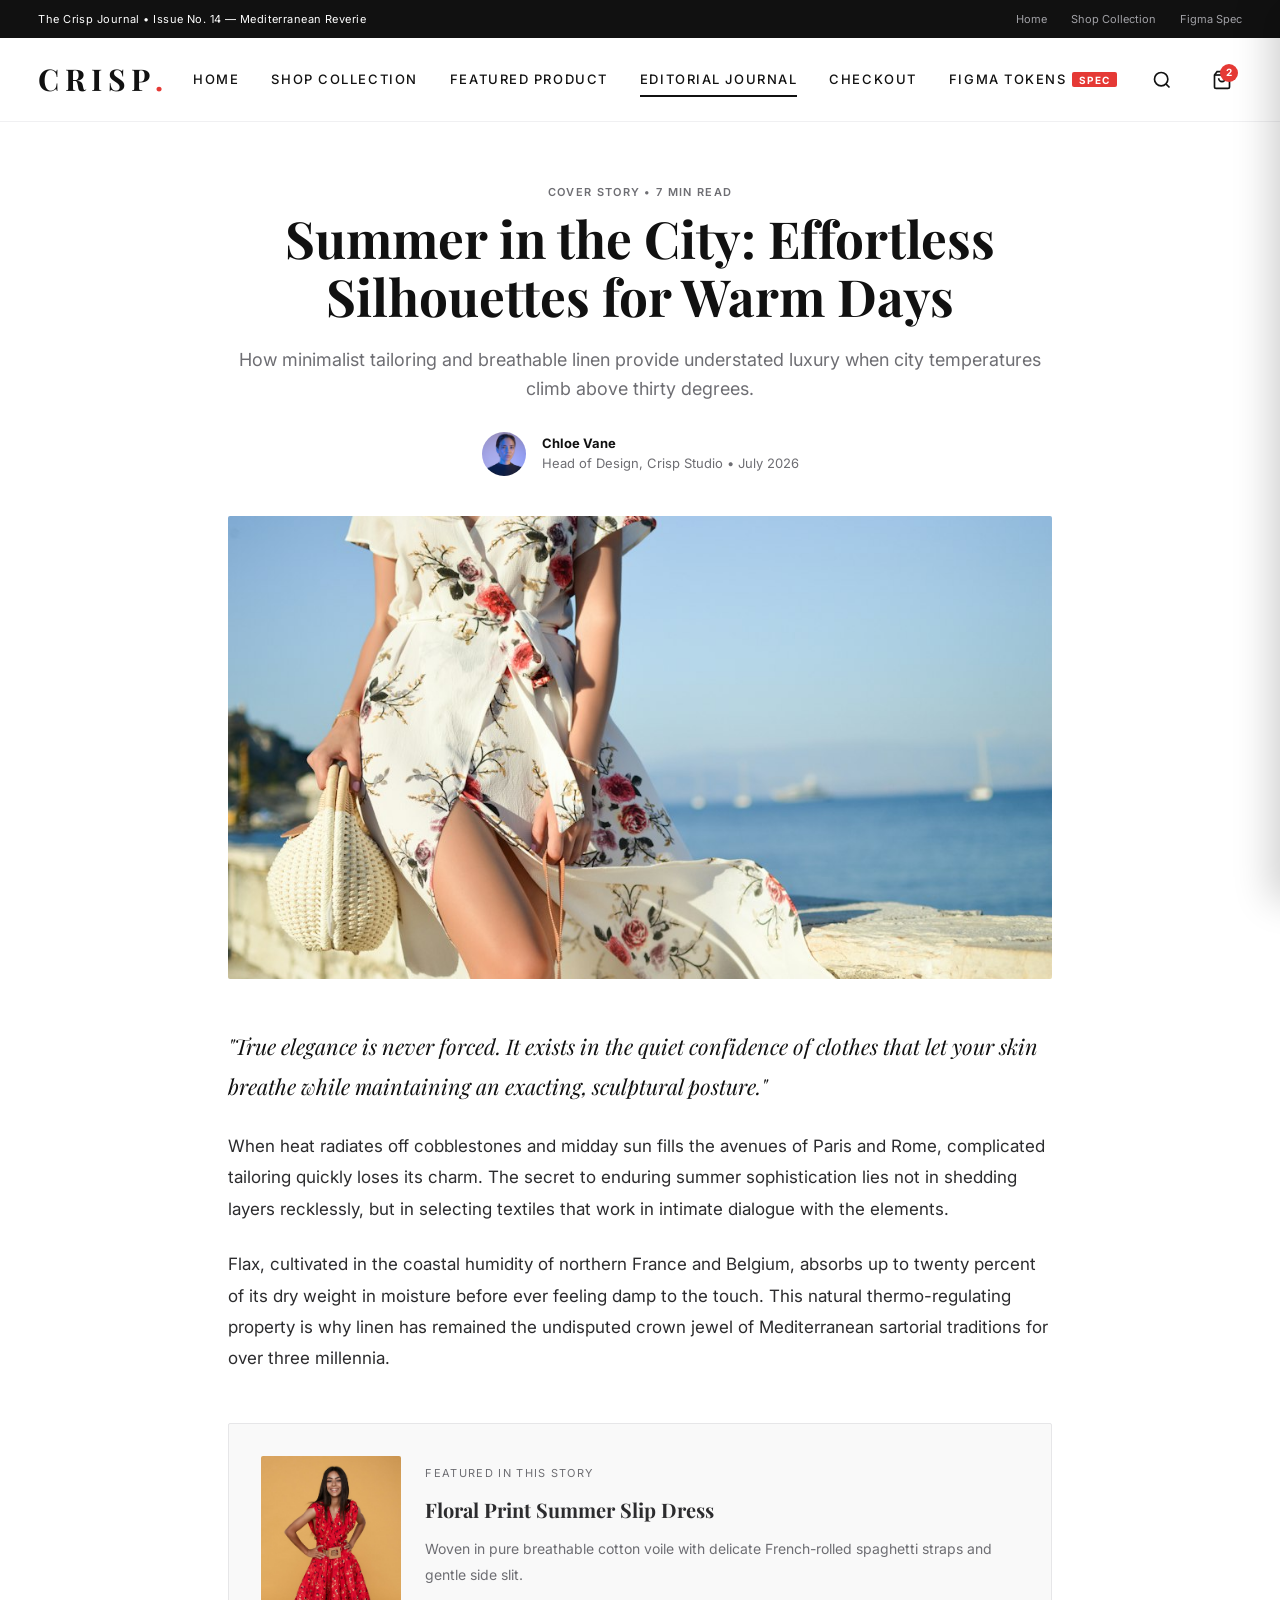
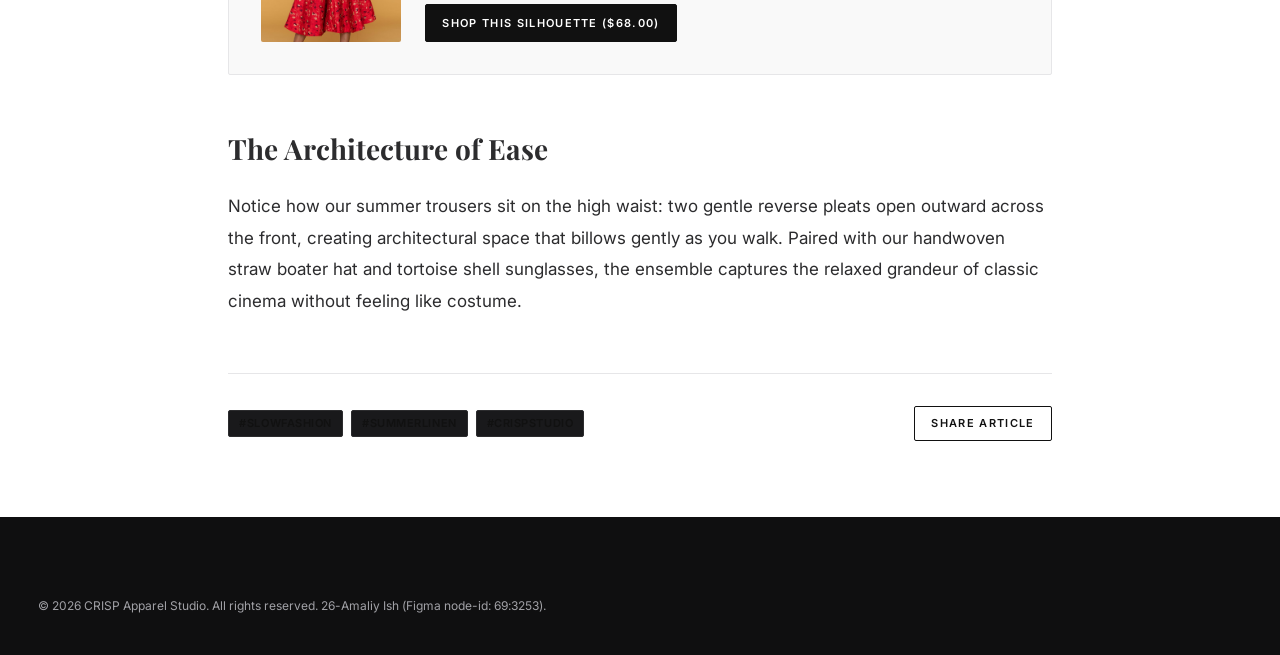
<file: blog.html>
<!DOCTYPE html>
<html lang="en">
<head>
  <meta charset="UTF-8">
  <meta name="viewport" content="width=device-width, initial-scale=1.0">
  <title>The Crisp Journal — Editorial Essays & Slow Fashion</title>
  <meta name="description" content="Essays, styling notes, and sustainable craft stories from the designers behind CRISP Studio.">
  <link rel="icon" type="image/png" href="assets/images/prod-9.jpg">
  
  <link rel="stylesheet" href="css/reset.css">
  <link rel="stylesheet" href="css/variables.css">
  <link rel="stylesheet" href="css/style.css">
</head>
<body>

  <!-- Topbar -->
  <div class="topbar">
    <div class="container topbar-inner">
      <div class="topbar-promo">
        <span>The Crisp Journal • Issue No. 14 — Mediterranean Reverie</span>
      </div>
      <div class="topbar-actions">
        <a href="index.html" class="topbar-link">Home</a>
        <a href="shop.html" class="topbar-link">Shop Collection</a>
        <a href="styleguide.html" class="topbar-link">Figma Spec</a>
      </div>
    </div>
  </div>

  <!-- Header -->
  <header class="header">
    <div class="container header-inner">
      <div class="header-left">
        <button class="mobile-menu-btn js-mobile-toggle" aria-label="Open mobile menu">
          <svg width="24" height="24" viewBox="0 0 24 24" fill="none" stroke="currentColor" stroke-width="2">
            <line x1="3" y1="12" x2="21" y2="12"></line>
            <line x1="3" y1="6" x2="21" y2="6"></line>
            <line x1="3" y1="18" x2="21" y2="18"></line>
          </svg>
        </button>

        <a href="index.html" class="brand-logo">
          CRISP<span class="logo-dot">.</span>
        </a>
      </div>

      <nav class="nav-menu">
        <a href="index.html" class="nav-link">Home</a>
        <a href="shop.html" class="nav-link">Shop Collection</a>
        <a href="product.html?id=1" class="nav-link">Featured Product</a>
        <a href="blog.html" class="nav-link is-active">Editorial Journal</a>
        <a href="checkout.html" class="nav-link">Checkout</a>
        <a href="styleguide.html" class="nav-link is-badge">
          Figma Tokens
          <span class="nav-tag">SPEC</span>
        </a>
      </nav>

      <div class="header-actions">
        <button class="header-icon-btn js-search-toggle" aria-label="Search">
          <svg width="20" height="20" viewBox="0 0 24 24" fill="none" stroke="currentColor" stroke-width="2">
            <circle cx="11" cy="11" r="8"></circle>
            <line x1="21" y1="21" x2="16.65" y2="16.65"></line>
          </svg>
        </button>
        <button class="header-icon-btn js-cart-open" aria-label="Cart">
          <svg width="20" height="20" viewBox="0 0 24 24" fill="none" stroke="currentColor" stroke-width="2">
            <path d="M6 2L3 6v14a2 2 0 0 0 2 2h14a2 2 0 0 0 2-2V6l-3-4z"></path>
            <line x1="3" y1="6" x2="21" y2="6"></line>
            <path d="M16 10a4 4 0 0 1-8 0"></path>
          </svg>
          <span class="header-counter-badge badge-red js-cart-count">2</span>
        </button>
      </div>
    </div>
  </header>

  <!-- Journal Lead Article -->
  <article class="section-padding" style="padding-top: 3.5rem;">
    <div class="container container-narrow">
      <div style="text-align: center; margin-bottom: 2.5rem;">
        <span class="section-subtitle">Cover Story • 7 Min Read</span>
        <h1 style="font-family: var(--font-display); font-size: clamp(2.25rem, 4vw, 3.5rem); font-weight: bold; line-height: 1.15; margin-bottom: 1.25rem;">
          Summer in the City: Effortless Silhouettes for Warm Days
        </h1>
        <p style="color: var(--color-text-muted); font-size: var(--fs-body-lg); line-height: 1.6;">
          How minimalist tailoring and breathable linen provide understated luxury when city temperatures climb above thirty degrees.
        </p>

        <div style="display: flex; align-items: center; justify-content: center; gap: 1rem; margin-top: 1.75rem;">
          <img src="assets/images/avatar-1.jpg" alt="Author Chloe Vane" style="width: 44px; height: 44px; border-radius: 50%; object-fit: cover;">
          <div style="text-align: left; font-size: 0.8125rem;">
            <strong>Chloe Vane</strong>
            <p style="color: var(--color-text-muted);">Head of Design, Crisp Studio • July 2026</p>
          </div>
        </div>
      </div>

      <!-- Hero Image -->
      <div style="aspect-ratio: 16 / 9; border-radius: var(--radius-xs); overflow: hidden; margin-bottom: 3rem; background: #f0f0f2;">
        <img src="assets/images/editorial-look.jpg" alt="Summer in the city editorial" style="width: 100%; height: 100%; object-fit: cover;">
      </div>

      <!-- Essay Body -->
      <div style="font-size: 1.0625rem; line-height: 1.85; color: #2c2c2e;">
        <p style="margin-bottom: 1.5rem; font-family: var(--font-display); font-size: 1.35rem; font-style: italic; color: var(--color-primary);">
          "True elegance is never forced. It exists in the quiet confidence of clothes that let your skin breathe while maintaining an exacting, sculptural posture."
        </p>

        <p style="margin-bottom: 1.5rem;">
          When heat radiates off cobblestones and midday sun fills the avenues of Paris and Rome, complicated tailoring quickly loses its charm. The secret to enduring summer sophistication lies not in shedding layers recklessly, but in selecting textiles that work in intimate dialogue with the elements.
        </p>

        <p style="margin-bottom: 2rem;">
          Flax, cultivated in the coastal humidity of northern France and Belgium, absorbs up to twenty percent of its dry weight in moisture before ever feeling damp to the touch. This natural thermo-regulating property is why linen has remained the undisputed crown jewel of Mediterranean sartorial traditions for over three millennia.
        </p>

        <!-- Product Callout inside article -->
        <div style="background: var(--color-bg-secondary); border: 1px solid var(--color-border); padding: 2rem; border-radius: var(--radius-xs); margin: 3rem 0; display: grid; grid-template-columns: 140px 1fr; gap: 1.5rem; align-items: center;">
          <img src="assets/images/prod-1.jpg" alt="Floral Print Summer Slip Dress" style="width: 100%; border-radius: var(--radius-xs); aspect-ratio: 3/4; object-fit: cover;">
          <div>
            <span style="font-size: 0.6875rem; text-transform: uppercase; letter-spacing: 0.12em; color: var(--color-text-muted);">Featured In This Story</span>
            <h4 style="font-family: var(--font-display); font-size: 1.25rem; font-weight: bold; margin: 0.25rem 0 0.5rem;">Floral Print Summer Slip Dress</h4>
            <p style="font-size: 0.875rem; color: var(--color-text-muted); margin-bottom: 1rem;">
              Woven in pure breathable cotton voile with delicate French-rolled spaghetti straps and gentle side slit.
            </p>
            <a href="product.html?id=1" class="btn btn-primary btn-sm">Shop This Silhouette ($68.00)</a>
          </div>
        </div>

        <h3 style="font-family: var(--font-display); font-size: 1.75rem; font-weight: bold; margin: 2rem 0 1rem;">
          The Architecture of Ease
        </h3>

        <p style="margin-bottom: 1.5rem;">
          Notice how our summer trousers sit on the high waist: two gentle reverse pleats open outward across the front, creating architectural space that billows gently as you walk. Paired with our handwoven straw boater hat and tortoise shell sunglasses, the ensemble captures the relaxed grandeur of classic cinema without feeling like costume.
        </p>
      </div>

      <!-- Share & Tags -->
      <div style="border-top: 1px solid var(--color-border); padding-top: 2rem; margin-top: 3.5rem; display: flex; justify-content: space-between; align-items: center; flex-wrap: wrap; gap: 1rem;">
        <div style="display: flex; gap: 0.5rem;">
          <span class="payment-pill">#SLOWFASHION</span>
          <span class="payment-pill">#SUMMERLINEN</span>
          <span class="payment-pill">#CRISPSTUDIO</span>
        </div>
        <button class="btn btn-outline btn-sm" onclick="CrispCart.showToast('Article link copied to clipboard!')">Share Article</button>
      </div>
    </div>
  </article>

  <!-- Footer -->
  <footer class="footer">
    <div class="container">
      <div class="footer-bottom" style="border-top: none; padding-top: 0;">
        <div class="footer-copy">
          © 2026 CRISP Apparel Studio. All rights reserved. 26-Amaliy Ish (Figma node-id: 69:3253).
        </div>
      </div>
    </div>
  </footer>

  <!-- Drawers & Modals -->
  <div class="drawer-overlay" id="drawerOverlay"></div>
  <div class="crisp-drawer" id="cartDrawer">
    <div class="drawer-header">
      <h3 class="drawer-title">Shopping Bag (<span class="js-cart-count">2</span>)</h3>
      <button class="drawer-close-btn js-drawer-close">✕</button>
    </div>
    <div class="drawer-body" id="cartDrawerItems"></div>
    <div class="drawer-footer">
      <a href="checkout.html" class="btn btn-primary btn-block btn-lg">Checkout</a>
    </div>
  </div>

  <div class="search-overlay" id="searchOverlay">
    <div class="search-overlay-header">
      <button class="drawer-close-btn js-search-close">✕</button>
    </div>
    <div class="search-box-wrap">
      <input type="text" class="search-input-field" id="searchInput" placeholder="Search products...">
    </div>
    <div id="searchResults"></div>
  </div>

  <script src="js/products.js"></script>
  <script src="js/cart.js"></script>
  <script src="js/main.js"></script>
</body>
</html>
</file>
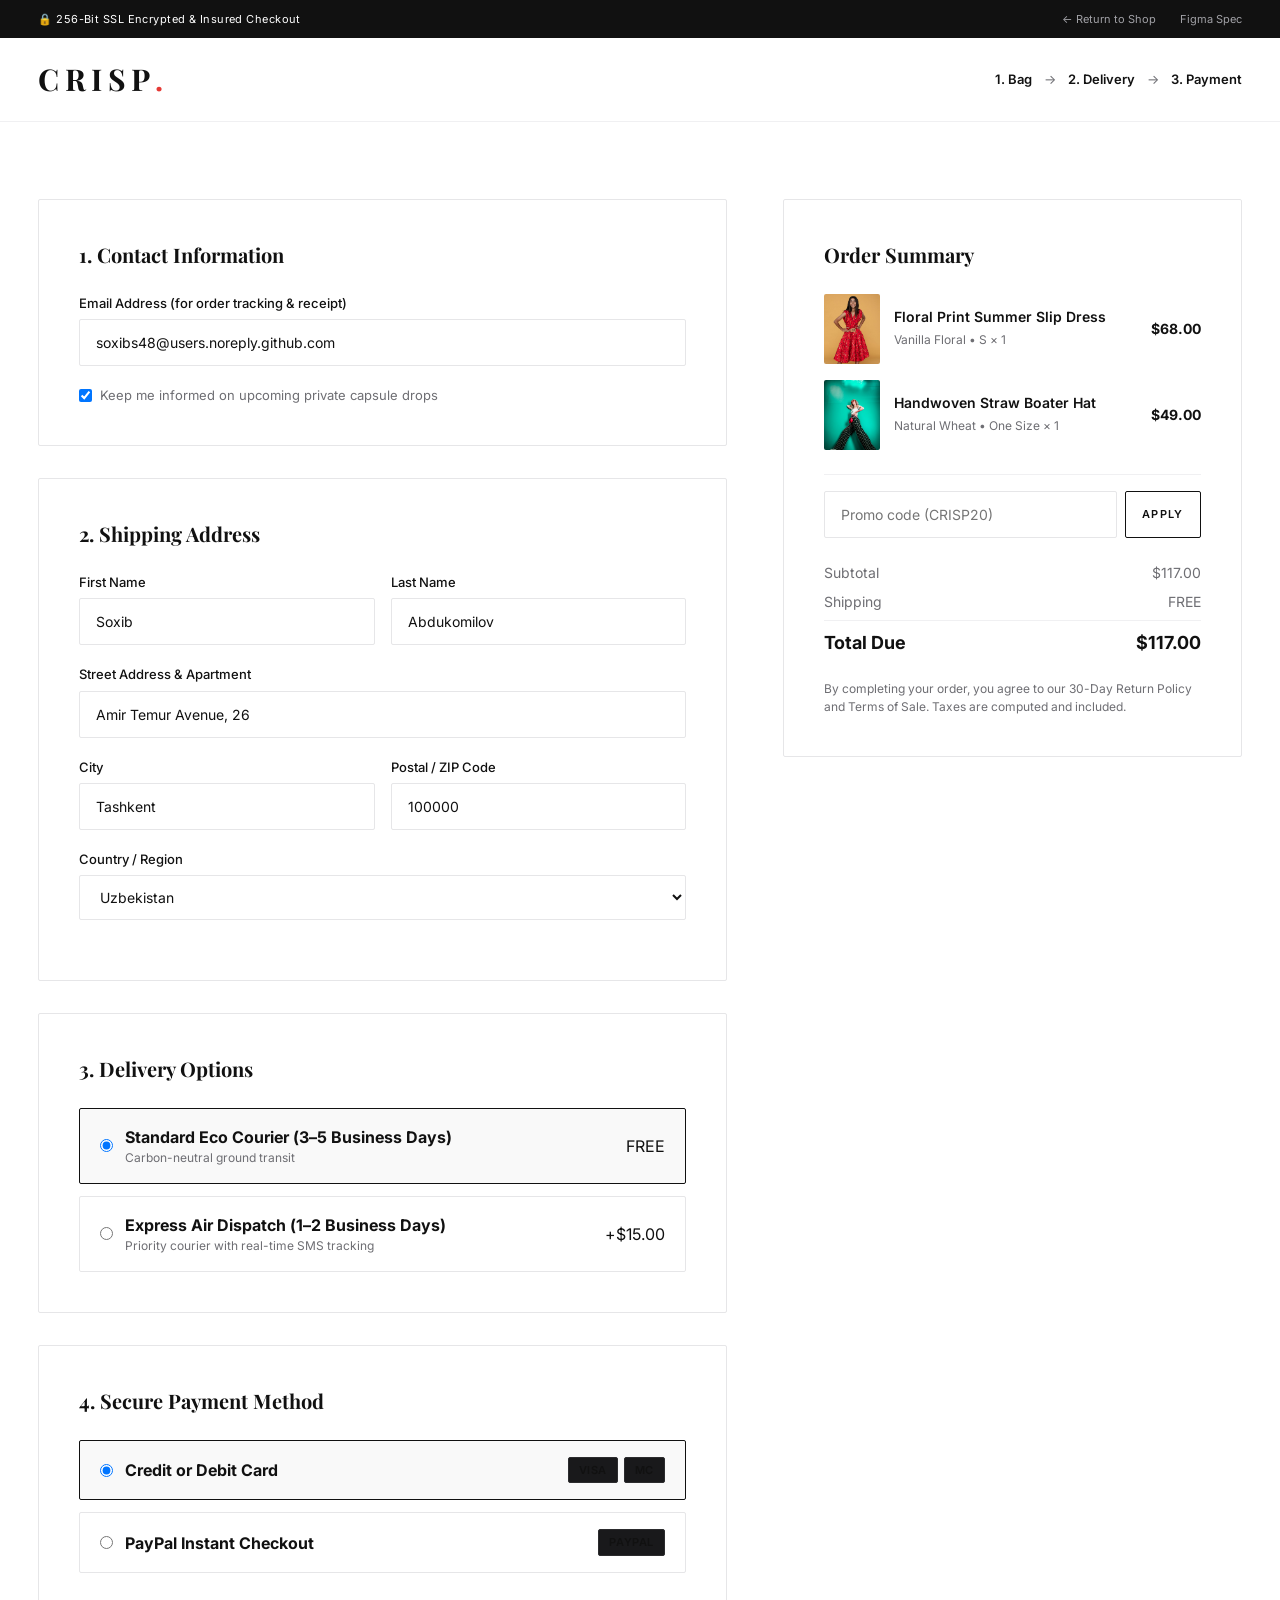
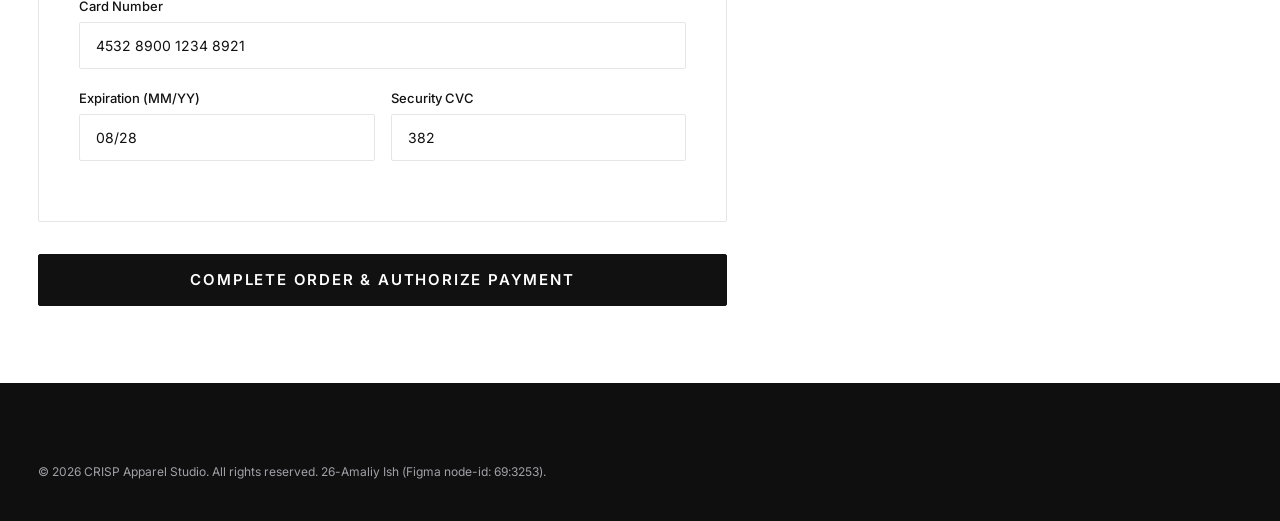
<file: checkout.html>
<!DOCTYPE html>
<html lang="en">
<head>
  <meta charset="UTF-8">
  <meta name="viewport" content="width=device-width, initial-scale=1.0">
  <title>Checkout — CRISP Luxury Fashion</title>
  <meta name="description" content="Secure checkout flow for your CRISP garments. Worldwide tracked delivery with insured courier.">
  <link rel="icon" type="image/png" href="assets/images/prod-9.jpg">
  
  <link rel="stylesheet" href="css/reset.css">
  <link rel="stylesheet" href="css/variables.css">
  <link rel="stylesheet" href="css/style.css">
</head>
<body>

  <!-- Topbar -->
  <div class="topbar">
    <div class="container topbar-inner">
      <div class="topbar-promo">
        <span>🔒 256-Bit SSL Encrypted & Insured Checkout</span>
      </div>
      <div class="topbar-actions">
        <a href="shop.html" class="topbar-link">← Return to Shop</a>
        <a href="styleguide.html" class="topbar-link">Figma Spec</a>
      </div>
    </div>
  </div>

  <!-- Header -->
  <header class="header">
    <div class="container header-inner">
      <a href="index.html" class="brand-logo">
        CRISP<span class="logo-dot">.</span>
      </a>
      <div style="font-size: 0.8125rem; color: var(--color-text-muted); display: flex; align-items: center; gap: 0.75rem;">
        <span style="color: var(--color-primary); font-weight: 600;">1. Bag</span> →
        <span style="color: var(--color-primary); font-weight: 600;">2. Delivery</span> →
        <span style="color: var(--color-primary); font-weight: 600;">3. Payment</span>
      </div>
    </div>
  </header>

  <!-- Checkout Main -->
  <main class="section-padding">
    <div class="container">
      <div class="checkout-grid">
        
        <!-- Left Column: Shipping & Payment Form -->
        <div>
          <form id="checkoutForm" onsubmit="handlePlaceOrder(event)">
            
            <!-- Box 1: Customer Contact -->
            <div class="checkout-box">
              <h4>1. Contact Information</h4>
              <div class="form-group">
                <label for="cEmail">Email Address (for order tracking & receipt)</label>
                <input type="email" id="cEmail" class="form-control" placeholder="alexandra.morris@example.com" value="soxibs48@users.noreply.github.com" required>
              </div>
              <div style="display: flex; align-items: center; gap: 0.5rem; font-size: 0.8125rem; color: var(--color-text-muted);">
                <input type="checkbox" id="cNewsletter" checked>
                <label for="cNewsletter">Keep me informed on upcoming private capsule drops</label>
              </div>
            </div>

            <!-- Box 2: Shipping Address -->
            <div class="checkout-box">
              <h4>2. Shipping Address</h4>
              <div class="form-grid-2">
                <div class="form-group">
                  <label for="cFirst">First Name</label>
                  <input type="text" id="cFirst" class="form-control" value="Soxib" required>
                </div>
                <div class="form-group">
                  <label for="cLast">Last Name</label>
                  <input type="text" id="cLast" class="form-control" value="Abdukomilov" required>
                </div>
              </div>

              <div class="form-group">
                <label for="cAddress">Street Address & Apartment</label>
                <input type="text" id="cAddress" class="form-control" placeholder="124 Rue Saint-Honoré, Apt 4B" value="Amir Temur Avenue, 26" required>
              </div>

              <div class="form-grid-2">
                <div class="form-group">
                  <label for="cCity">City</label>
                  <input type="text" id="cCity" class="form-control" value="Tashkent" required>
                </div>
                <div class="form-group">
                  <label for="cPostal">Postal / ZIP Code</label>
                  <input type="text" id="cPostal" class="form-control" value="100000" required>
                </div>
              </div>

              <div class="form-group">
                <label for="cCountry">Country / Region</label>
                <select id="cCountry" class="form-control">
                  <option value="UZ">Uzbekistan</option>
                  <option value="US">United States</option>
                  <option value="FR">France</option>
                  <option value="UK">United Kingdom</option>
                  <option value="DE">Germany</option>
                  <option value="IT">Italy</option>
                </select>
              </div>
            </div>

            <!-- Box 3: Delivery Method -->
            <div class="checkout-box">
              <h4>3. Delivery Options</h4>
              <div class="payment-options-group">
                <label class="payment-option-label">
                  <div style="display: flex; align-items: center; gap: 0.75rem;">
                    <input type="radio" name="deliveryMethod" value="0" checked onchange="updateShippingMethod(0)">
                    <div>
                      <strong>Standard Eco Courier (3–5 Business Days)</strong>
                      <p style="font-size: 0.75rem; color: var(--color-text-muted);">Carbon-neutral ground transit</p>
                    </div>
                  </div>
                  <span>FREE</span>
                </label>

                <label class="payment-option-label">
                  <div style="display: flex; align-items: center; gap: 0.75rem;">
                    <input type="radio" name="deliveryMethod" value="15" onchange="updateShippingMethod(15)">
                    <div>
                      <strong>Express Air Dispatch (1–2 Business Days)</strong>
                      <p style="font-size: 0.75rem; color: var(--color-text-muted);">Priority courier with real-time SMS tracking</p>
                    </div>
                  </div>
                  <span>+$15.00</span>
                </label>
              </div>
            </div>

            <!-- Box 4: Payment -->
            <div class="checkout-box">
              <h4>4. Secure Payment Method</h4>
              <div class="payment-options-group" style="margin-bottom: 1.5rem;">
                <label class="payment-option-label">
                  <div style="display: flex; align-items: center; gap: 0.75rem;">
                    <input type="radio" name="paymentMethod" value="card" checked>
                    <strong>Credit or Debit Card</strong>
                  </div>
                  <div style="display: flex; gap: 0.35rem;">
                    <span class="payment-pill">VISA</span>
                    <span class="payment-pill">MC</span>
                  </div>
                </label>

                <label class="payment-option-label">
                  <div style="display: flex; align-items: center; gap: 0.75rem;">
                    <input type="radio" name="paymentMethod" value="paypal">
                    <strong>PayPal Instant Checkout</strong>
                  </div>
                  <span class="payment-pill">PAYPAL</span>
                </label>
              </div>

              <!-- Card Inputs -->
              <div id="cardFields">
                <div class="form-group">
                  <label for="cardNumber">Card Number</label>
                  <input type="text" id="cardNumber" class="form-control" placeholder="4532 •••• •••• 8921" value="4532 8900 1234 8921">
                </div>
                <div class="form-grid-2">
                  <div class="form-group">
                    <label for="cardExpiry">Expiration (MM/YY)</label>
                    <input type="text" id="cardExpiry" class="form-control" placeholder="08/28" value="08/28">
                  </div>
                  <div class="form-group">
                    <label for="cardCvc">Security CVC</label>
                    <input type="text" id="cardCvc" class="form-control" placeholder="382" value="382">
                  </div>
                </div>
              </div>
            </div>

            <button type="submit" class="btn btn-primary btn-block btn-lg" style="height: 52px; font-size: 0.9375rem;">
              Complete Order & Authorize Payment
            </button>
          </form>
        </div>

        <!-- Right Column: Order Summary Card -->
        <aside>
          <div class="checkout-box" style="position: sticky; top: 100px;">
            <h4>Order Summary</h4>
            
            <div id="checkoutItemsList" style="display: flex; flex-direction: column; gap: 1rem; margin-bottom: 1.5rem; max-height: 320px; overflow-y: auto;">
              <!-- Injected by script -->
            </div>

            <!-- Promo Box -->
            <div style="display: flex; gap: 0.5rem; margin-bottom: 1.5rem; padding-top: 1rem; border-top: 1px solid var(--color-border-light);">
              <input type="text" id="checkoutPromoInput" class="form-control" placeholder="Promo code (CRISP20)" style="flex: 1;">
              <button type="button" class="btn btn-outline btn-sm" onclick="applyCheckoutPromo()">Apply</button>
            </div>

            <!-- Price Breakdown -->
            <div class="drawer-totals">
              <div class="drawer-total-row">
                <span>Subtotal</span>
                <span id="coSubtotal">$0.00</span>
              </div>
              <div class="drawer-total-row row-discount" id="coDiscountRow" style="display: none;">
                <span>Discount (CRISP20)</span>
                <span id="coDiscount">-$0.00</span>
              </div>
              <div class="drawer-total-row">
                <span>Shipping</span>
                <span id="coShipping">FREE</span>
              </div>
              <div class="drawer-total-row row-grand">
                <span>Total Due</span>
                <span id="coTotal">$0.00</span>
              </div>
            </div>

            <div style="margin-top: 1.5rem; font-size: 0.75rem; color: var(--color-text-muted); line-height: 1.5;">
              By completing your order, you agree to our 30-Day Return Policy and Terms of Sale. Taxes are computed and included.
            </div>
          </div>
        </aside>

      </div>
    </div>
  </main>

  <!-- Success Modal -->
  <div class="crisp-modal" id="orderSuccessModal">
    <div class="modal-backdrop"></div>
    <div class="modal-dialog quick-view-dialog" style="max-width: 540px; padding: 3rem 2.5rem; text-align: center;">
      <div style="width: 64px; height: 64px; background: #e8f5e9; color: var(--color-success); border-radius: 50%; display: flex; align-items: center; justify-content: center; margin: 0 auto 1.5rem;">
        <svg width="32" height="32" viewBox="0 0 24 24" fill="none" stroke="currentColor" stroke-width="2.5">
          <polyline points="20 6 9 17 4 12"></polyline>
        </svg>
      </div>

      <span class="section-subtitle" style="color: var(--color-success);">Order Successfully Confirmed!</span>
      <h2 style="font-family: var(--font-display); font-size: 2rem; font-weight: bold; margin: 0.5rem 0 1rem;">
        Thank You For Shopping Crisp.
      </h2>
      <p style="color: var(--color-text-muted); font-size: 0.9375rem; line-height: 1.6; margin-bottom: 1.5rem;">
        Your order reference is <strong id="orderRefCode" style="color: var(--color-primary);">#CRISP-94821</strong>. We have dispatched a confirmation receipt with real-time tracking details to your inbox.
      </p>

      <div style="background: var(--color-bg-secondary); border: 1px solid var(--color-border); padding: 1.25rem; border-radius: var(--radius-xs); margin-bottom: 2rem; text-align: left; font-size: 0.8125rem;">
        <div><strong>Estimated Dispatch:</strong> Tomorrow at 10:00 AM</div>
        <div style="margin-top: 0.35rem;"><strong>Courier Service:</strong> DHL Express Worldwide Courier</div>
        <div style="margin-top: 0.35rem;"><strong>Destination:</strong> Tashkent, Uzbekistan</div>
      </div>

      <div style="display: flex; gap: 1rem; justify-content: center;">
        <a href="index.html" class="btn btn-primary">Return to Home</a>
        <a href="shop.html" class="btn btn-outline">Explore More Pieces</a>
      </div>
    </div>
  </div>

  <footer class="footer">
    <div class="container">
      <div class="footer-bottom" style="border-top: none; padding-top: 0;">
        <div class="footer-copy">
          © 2026 CRISP Apparel Studio. All rights reserved. 26-Amaliy Ish (Figma node-id: 69:3253).
        </div>
      </div>
    </div>
  </footer>

  <script src="js/products.js"></script>
  <script src="js/cart.js"></script>
  <script src="js/main.js"></script>

  <script>
    let shippingAdditional = 0;

    function renderCheckoutPage() {
      const container = document.getElementById('checkoutItemsList');
      if (!container || typeof CrispCart === 'undefined') return;

      const items = CrispCart.items;
      if (items.length === 0) {
        container.innerHTML = `<p style="color: var(--color-text-muted);">Your bag is empty. Please add items from the shop.</p>`;
      } else {
        container.innerHTML = items.map(item => `
          <div style="display: grid; grid-template-columns: 56px 1fr auto; gap: 0.875rem; align-items: center;">
            <img src="${item.image}" alt="${item.name}" style="width: 56px; height: 70px; object-fit: cover; border-radius: var(--radius-xs);">
            <div>
              <h6 style="font-size: 0.875rem; font-weight: 600; line-height: 1.3;">${item.name}</h6>
              <span style="font-size: 0.75rem; color: var(--color-text-muted);">${item.color} • ${item.size} × ${item.quantity}</span>
            </div>
            <strong style="font-size: 0.875rem;">$${(item.price * item.quantity).toFixed(2)}</strong>
          </div>
        `).join('');
      }

      updateTotals();
    }

    function updateShippingMethod(cost) {
      shippingAdditional = cost;
      document.getElementById('coShipping').textContent = cost === 0 ? 'FREE' : `+$${cost.toFixed(2)}`;
      updateTotals();
    }

    function updateTotals() {
      const subtotal = CrispCart.getSubtotal();
      const discount = CrispCart.getDiscount();
      const total = Math.max(0, subtotal - discount + shippingAdditional);

      document.getElementById('coSubtotal').textContent = `$${subtotal.toFixed(2)}`;
      
      const discountRow = document.getElementById('coDiscountRow');
      if (discount > 0) {
        discountRow.style.display = 'flex';
        document.getElementById('coDiscount').textContent = `-$${discount.toFixed(2)}`;
      } else {
        discountRow.style.display = 'none';
      }

      document.getElementById('coTotal').textContent = `$${total.toFixed(2)}`;
    }

    function applyCheckoutPromo() {
      const input = document.getElementById('checkoutPromoInput');
      if (input && input.value) {
        CrispCart.applyPromo(input.value);
        updateTotals();
      }
    }

    function handlePlaceOrder(e) {
      e.preventDefault();
      const randNum = Math.floor(10000 + Math.random() * 90000);
      document.getElementById('orderRefCode').textContent = `#CRISP-${randNum}`;
      document.getElementById('orderSuccessModal').classList.add('is-open');
      document.body.classList.add('modal-locked');
      CrispCart.showToast("Order placed successfully!", "check");
      // Clear cart
      CrispCart.items = [];
      CrispCart.saveCart();
    }

    document.addEventListener('DOMContentLoaded', renderCheckoutPage);
  </script>
</body>
</html>
</file>
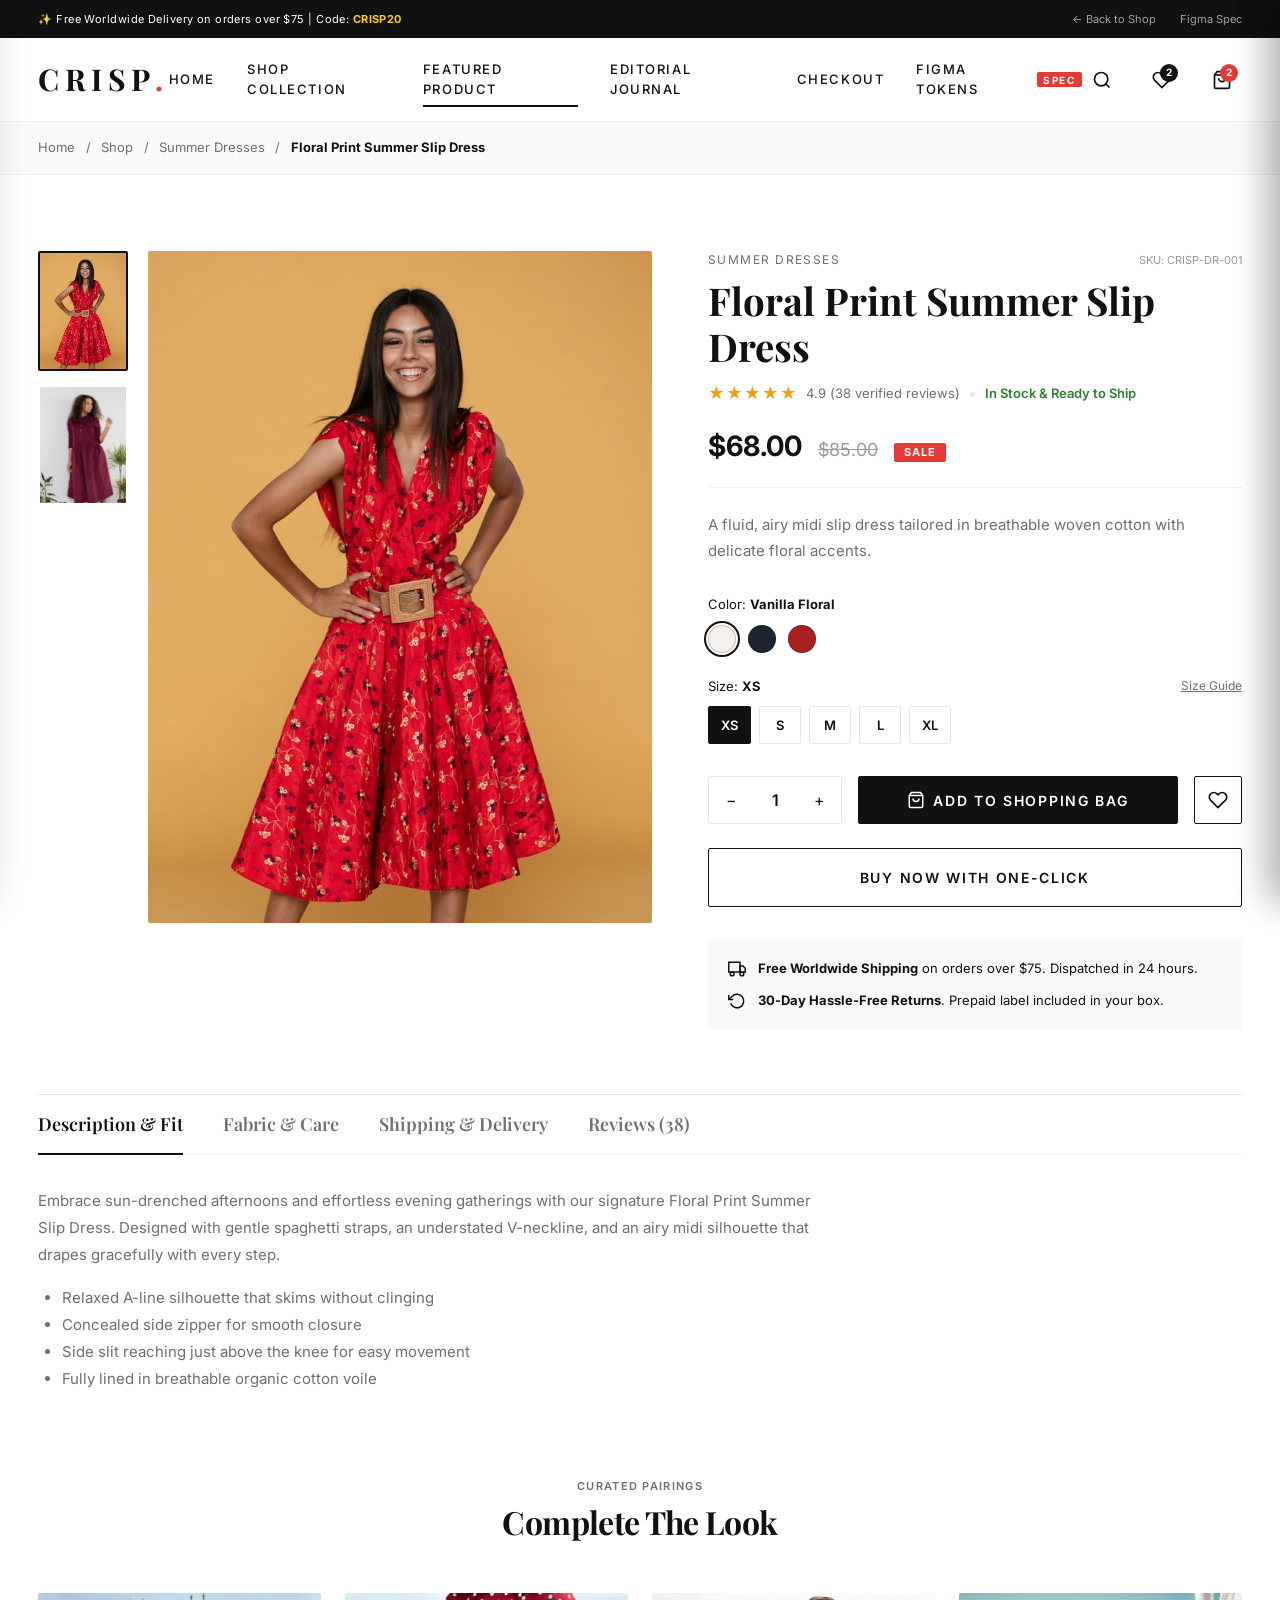
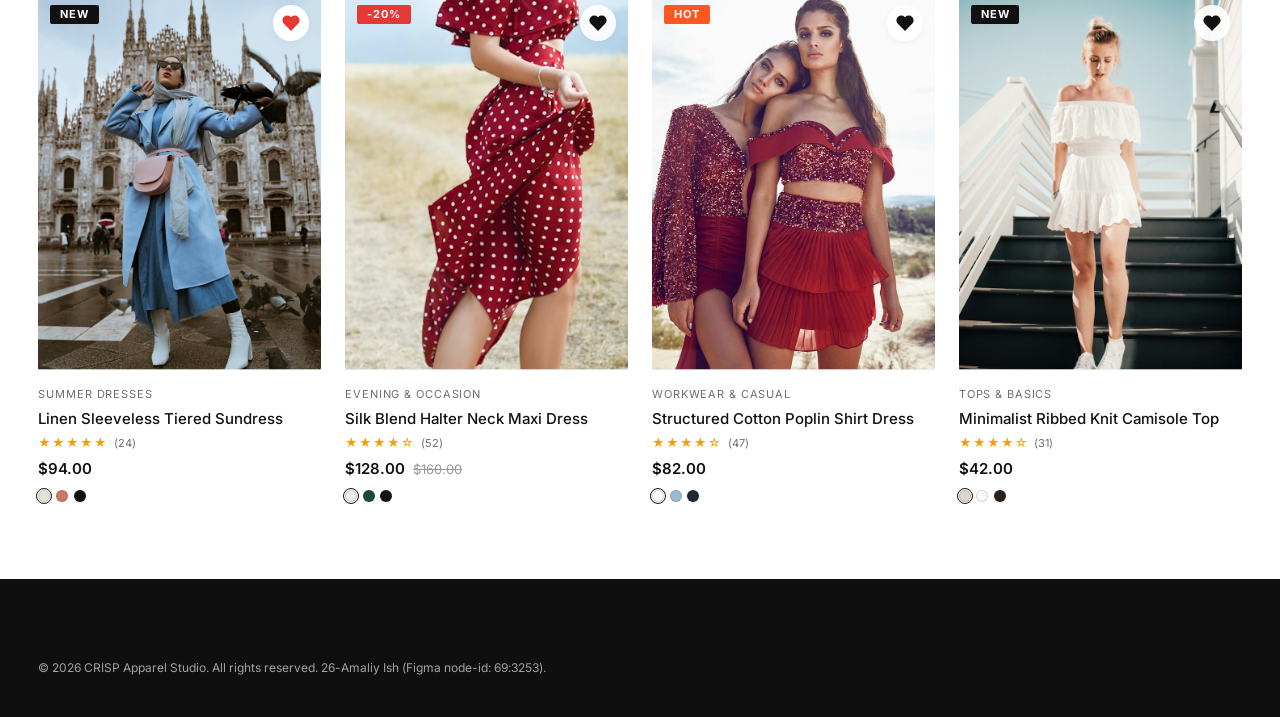
<file: product.html>
<!DOCTYPE html>
<html lang="en">
<head>
  <meta charset="UTF-8">
  <meta name="viewport" content="width=device-width, initial-scale=1.0">
  <title>Product Details — CRISP Fashion</title>
  <meta name="description" content="View product specifications, composition, styling advice, and sizing details for CRISP garments.">
  <link rel="icon" type="image/png" href="assets/images/prod-9.jpg">
  
  <link rel="stylesheet" href="css/reset.css">
  <link rel="stylesheet" href="css/variables.css">
  <link rel="stylesheet" href="css/style.css">
</head>
<body>

  <!-- Topbar -->
  <div class="topbar">
    <div class="container topbar-inner">
      <div class="topbar-promo">
        <span>✨ Free Worldwide Delivery on orders over $75 | Code: <strong>CRISP20</strong></span>
      </div>
      <div class="topbar-actions">
        <a href="shop.html" class="topbar-link">← Back to Shop</a>
        <a href="styleguide.html" class="topbar-link">Figma Spec</a>
      </div>
    </div>
  </div>

  <!-- Header -->
  <header class="header">
    <div class="container header-inner">
      <div class="header-left">
        <button class="mobile-menu-btn js-mobile-toggle" aria-label="Open mobile menu">
          <svg width="24" height="24" viewBox="0 0 24 24" fill="none" stroke="currentColor" stroke-width="2">
            <line x1="3" y1="12" x2="21" y2="12"></line>
            <line x1="3" y1="6" x2="21" y2="6"></line>
            <line x1="3" y1="18" x2="21" y2="18"></line>
          </svg>
        </button>

        <a href="index.html" class="brand-logo">
          CRISP<span class="logo-dot">.</span>
        </a>
      </div>

      <nav class="nav-menu">
        <a href="index.html" class="nav-link">Home</a>
        <a href="shop.html" class="nav-link">Shop Collection</a>
        <a href="product.html?id=1" class="nav-link is-active">Featured Product</a>
        <a href="blog.html" class="nav-link">Editorial Journal</a>
        <a href="checkout.html" class="nav-link">Checkout</a>
        <a href="styleguide.html" class="nav-link is-badge">
          Figma Tokens
          <span class="nav-tag">SPEC</span>
        </a>
      </nav>

      <div class="header-actions">
        <button class="header-icon-btn js-search-toggle" aria-label="Search catalog">
          <svg width="20" height="20" viewBox="0 0 24 24" fill="none" stroke="currentColor" stroke-width="2">
            <circle cx="11" cy="11" r="8"></circle>
            <line x1="21" y1="21" x2="16.65" y2="16.65"></line>
          </svg>
        </button>

        <button class="header-icon-btn js-wishlist-open" aria-label="Open Wishlist">
          <svg width="20" height="20" viewBox="0 0 24 24" fill="none" stroke="currentColor" stroke-width="2">
            <path d="M20.84 4.61a5.5 5.5 0 0 0-7.78 0L12 5.67l-1.06-1.06a5.5 5.5 0 0 0-7.78 7.78l1.06 1.06L12 21.23l7.78-7.78 1.06-1.06a5.5 5.5 0 0 0 0-7.78z"></path>
          </svg>
          <span class="header-counter-badge js-wishlist-count">0</span>
        </button>

        <button class="header-icon-btn js-cart-open" aria-label="Open Shopping Bag">
          <svg width="20" height="20" viewBox="0 0 24 24" fill="none" stroke="currentColor" stroke-width="2">
            <path d="M6 2L3 6v14a2 2 0 0 0 2 2h14a2 2 0 0 0 2-2V6l-3-4z"></path>
            <line x1="3" y1="6" x2="21" y2="6"></line>
            <path d="M16 10a4 4 0 0 1-8 0"></path>
          </svg>
          <span class="header-counter-badge badge-red js-cart-count">2</span>
        </button>
      </div>
    </div>
  </header>

  <!-- Breadcrumbs -->
  <div style="background-color: #fafafa; padding: 1rem 0; border-bottom: 1px solid var(--color-border-light);">
    <div class="container" style="font-size: 0.8125rem; color: var(--color-text-muted);">
      <a href="index.html">Home</a> <span style="margin: 0 0.4rem;">/</span>
      <a href="shop.html">Shop</a> <span style="margin: 0 0.4rem;">/</span>
      <span id="pdpBreadcrumbCat">Dresses</span> <span style="margin: 0 0.4rem;">/</span>
      <strong id="pdpBreadcrumbTitle" style="color: var(--color-text-main);">Floral Print Summer Slip Dress</strong>
    </div>
  </div>

  <!-- Product Stage -->
  <section class="section-padding">
    <div class="container">
      <div class="product-single-grid">
        
        <!-- Gallery -->
        <div class="product-single-gallery">
          <div class="gallery-thumbs" id="pdpThumbs">
            <!-- Thumbs injected by script -->
          </div>
          <div class="gallery-stage">
            <img id="pdpStageImg" src="assets/images/prod-1.jpg" alt="Product Main View">
          </div>
        </div>

        <!-- Product Actions & Details -->
        <div class="product-single-info">
          <div style="display: flex; justify-content: space-between; align-items: center; margin-bottom: 0.5rem;">
            <span id="pdpCat" style="font-size: 0.75rem; text-transform: uppercase; letter-spacing: 0.12em; color: var(--color-text-muted);">Summer Dresses</span>
            <span id="pdpSku" style="font-size: 0.6875rem; color: var(--color-text-light);">SKU: CRISP-DR-001</span>
          </div>

          <h1 id="pdpTitle" style="font-family: var(--font-display); font-size: clamp(1.75rem, 3vw, 2.5rem); font-weight: bold; line-height: 1.2; margin-bottom: 0.75rem;">
            Floral Print Summer Slip Dress
          </h1>

          <div style="display: flex; align-items: center; gap: 0.5rem; margin-bottom: 1.25rem;">
            <div class="stars" style="font-size: 1rem;">★★★★★</div>
            <span id="pdpRating" style="font-size: 0.8125rem; color: var(--color-text-muted);">4.9 (38 verified reviews)</span>
            <span class="meta-dot">•</span>
            <span style="font-size: 0.8125rem; color: var(--color-success); font-weight: 600;">In Stock & Ready to Ship</span>
          </div>

          <div style="display: flex; align-items: baseline; gap: 1rem; margin-bottom: 1.5rem; padding-bottom: 1.25rem; border-bottom: 1px solid var(--color-border-light);">
            <span id="pdpPrice" style="font-size: 1.75rem; font-weight: bold; color: var(--color-text-main);">$68.00</span>
            <span id="pdpOriginalPrice" style="font-size: 1.125rem; color: var(--color-text-light); text-decoration: line-through;">$85.00</span>
            <span id="pdpBadge" class="product-badge badge-sale" style="position: static;">SALE 20% OFF</span>
          </div>

          <p id="pdpShortDesc" style="color: var(--color-text-muted); font-size: var(--fs-body); line-height: 1.7; margin-bottom: 2rem;">
            A fluid, airy midi slip dress tailored in breathable woven cotton with delicate floral accents.
          </p>

          <!-- Color options -->
          <div style="margin-bottom: 1.5rem;">
            <label style="display: block; font-size: 0.8125rem; margin-bottom: 0.625rem;">
              Color: <strong id="pdpColorLabel">Vanilla Floral</strong>
            </label>
            <div id="pdpColors" style="display: flex; gap: 0.75rem;">
              <!-- Color swatches injected -->
            </div>
          </div>

          <!-- Size options -->
          <div style="margin-bottom: 2rem;">
            <div style="display: flex; justify-content: space-between; margin-bottom: 0.625rem;">
              <label style="font-size: 0.8125rem;">Size: <strong id="pdpSizeLabel">S</strong></label>
              <a href="#sizeModal" style="font-size: 0.75rem; text-decoration: underline; color: var(--color-text-muted);" onclick="CrispCart.showToast('Fit true to size. Model is 176cm wearing S.')">Size Guide</a>
            </div>
            <div id="pdpSizes" style="display: flex; gap: 0.5rem;">
              <!-- Size pills injected -->
            </div>
          </div>

          <!-- Purchase buttons -->
          <div style="display: flex; gap: 1rem; align-items: center; margin-bottom: 1.5rem;">
            <div class="quantity-stepper" style="height: 48px;">
              <button type="button" onclick="stepPdpQty(-1)" style="width: 44px; height: 100%;">−</button>
              <span id="pdpQty" style="min-width: 44px; font-size: 1rem;">1</span>
              <button type="button" onclick="stepPdpQty(1)" style="width: 44px; height: 100%;">+</button>
            </div>

            <button class="btn btn-primary btn-lg" style="flex: 1; height: 48px;" onclick="addPdpToBag()">
              <svg width="18" height="18" viewBox="0 0 24 24" fill="none" stroke="currentColor" stroke-width="2">
                <path d="M6 2L3 6v14a2 2 0 0 0 2 2h14a2 2 0 0 0 2-2V6l-3-4z"></path>
                <line x1="3" y1="6" x2="21" y2="6"></line>
                <path d="M16 10a4 4 0 0 1-8 0"></path>
              </svg>
              Add to Shopping Bag
            </button>

            <button class="btn btn-outline" style="width: 48px; height: 48px; padding: 0;" id="pdpWishlistBtn" onclick="togglePdpWishlist()">
              <svg width="20" height="20" viewBox="0 0 24 24" fill="none" stroke="currentColor" stroke-width="2">
                <path d="M20.84 4.61a5.5 5.5 0 0 0-7.78 0L12 5.67l-1.06-1.06a5.5 5.5 0 0 0-7.78 7.78l1.06 1.06L12 21.23l7.78-7.78 1.06-1.06a5.5 5.5 0 0 0 0-7.78z"></path>
              </svg>
            </button>
          </div>

          <!-- Fast checkout button -->
          <button class="btn btn-outline btn-block btn-lg" onclick="addPdpToBag(); window.location.href='checkout.html';">
            Buy Now with One-Click
          </button>

          <!-- Delivery highlights -->
          <div style="margin-top: 2rem; padding: 1.25rem; background: var(--color-bg-secondary); border-radius: var(--radius-xs); display: flex; flex-direction: column; gap: 0.75rem; font-size: 0.8125rem;">
            <div style="display: flex; align-items: center; gap: 0.75rem;">
              <svg width="18" height="18" viewBox="0 0 24 24" fill="none" stroke="currentColor" stroke-width="2"><rect x="1" y="3" width="15" height="13"></rect><polygon points="16 8 20 8 23 11 23 16 16 16 16 8"></polygon><circle cx="5.5" cy="18.5" r="2.5"></circle><circle cx="18.5" cy="18.5" r="2.5"></circle></svg>
              <span><strong>Free Worldwide Shipping</strong> on orders over $75. Dispatched in 24 hours.</span>
            </div>
            <div style="display: flex; align-items: center; gap: 0.75rem;">
              <svg width="18" height="18" viewBox="0 0 24 24" fill="none" stroke="currentColor" stroke-width="2"><polyline points="1 4 1 10 7 10"></polyline><path d="M3.51 15a9 9 0 1 0 2.13-9.36L1 10"></path></svg>
              <span><strong>30-Day Hassle-Free Returns</strong>. Prepaid label included in your box.</span>
            </div>
          </div>
        </div>
      </div>

      <!-- Accordion Tabs -->
      <div class="product-accordion-tabs">
        <div class="tab-nav">
          <button class="tab-nav-btn is-active" onclick="switchPdpTab(0, this)">Description & Fit</button>
          <button class="tab-nav-btn" onclick="switchPdpTab(1, this)">Fabric & Care</button>
          <button class="tab-nav-btn" onclick="switchPdpTab(2, this)">Shipping & Delivery</button>
          <button class="tab-nav-btn" onclick="switchPdpTab(3, this)">Reviews (<span id="pdpReviewCountTab">38</span>)</button>
        </div>

        <div class="tab-pane is-active" id="tabPane0">
          <p id="pdpLongDesc" style="margin-bottom: 1rem; max-width: 800px;">
            Embrace sun-drenched afternoons and effortless evening gatherings with our signature Floral Print Summer Slip Dress. Designed with gentle spaghetti straps, an understated V-neckline, and an airy midi silhouette that drapes gracefully with every step.
          </p>
          <ul style="list-style: disc; padding-left: 1.5rem; line-height: 1.8;">
            <li>Relaxed A-line silhouette that skims without clinging</li>
            <li>Concealed side zipper for smooth closure</li>
            <li>Side slit reaching just above the knee for easy movement</li>
            <li>Fully lined in breathable organic cotton voile</li>
          </ul>
        </div>

        <div class="tab-pane" id="tabPane1">
          <p id="pdpFabricInfo" style="margin-bottom: 1rem;">
            100% Organic Lightweight Woven Cotton. Machine wash delicate at 30°C. Cool iron on reverse.
          </p>
          <p>
            Our cotton is cultivated using rainwater irrigation techniques in certified non-GMO farms. Bleached exclusively with oxygenated agents without synthetic brightening chemicals.
          </p>
        </div>

        <div class="tab-pane" id="tabPane2">
          <p>
            Standard Delivery: 3–5 business days (Free over $75).<br>
            Express Courier (DHL/FedEx): 1–2 business days ($15.00).<br>
            Returns: We provide full refunds within 30 days of receiving your item. Items must be unworn with all tags attached.
          </p>
        </div>

        <div class="tab-pane" id="tabPane3">
          <div style="display: flex; gap: 2rem; flex-wrap: wrap; margin-bottom: 2rem;">
            <div style="background: var(--color-bg-secondary); padding: 1.5rem; border-radius: var(--radius-xs); text-align: center; min-width: 200px;">
              <h2 style="font-family: var(--font-display); font-size: 3rem; font-weight: bold; line-height: 1;">4.9</h2>
              <div class="stars" style="margin: 0.5rem 0;">★★★★★</div>
              <span style="font-size: 0.8125rem; color: var(--color-text-muted);">Based on 38 reviews</span>
            </div>
            <div style="flex: 1; min-width: 260px;">
              <h5>Verified Buyer Thoughts</h5>
              <p style="margin-top: 0.5rem; font-size: 0.875rem; color: var(--color-text-muted);">
                "Hands down the highest quality summer piece I've bought in years. The fabric has an intoxicatingly soft hand feel."
              </p>
              <button class="btn btn-outline btn-sm" style="margin-top: 1rem;" onclick="CrispCart.showToast('Review form opened')">Write a Review</button>
            </div>
          </div>
        </div>
      </div>

      <!-- Related Products -->
      <div style="margin-top: 5rem;">
        <div class="section-header">
          <span class="section-subtitle">Curated Pairings</span>
          <h2 class="section-title">Complete The Look</h2>
        </div>
        <div class="products-grid" id="relatedGrid">
          <!-- Injected via script -->
        </div>
      </div>

    </div>
  </section>

  <!-- Footer -->
  <footer class="footer">
    <div class="container">
      <div class="footer-bottom" style="border-top: none; padding-top: 0;">
        <div class="footer-copy">
          © 2026 CRISP Apparel Studio. All rights reserved. 26-Amaliy Ish (Figma node-id: 69:3253).
        </div>
      </div>
    </div>
  </footer>

  <!-- Drawers & Modals -->
  <div class="drawer-overlay" id="drawerOverlay"></div>

  <div class="crisp-drawer" id="cartDrawer">
    <div class="drawer-header">
      <h3 class="drawer-title">Shopping Bag (<span class="js-cart-count">2</span>)</h3>
      <button class="drawer-close-btn js-drawer-close">✕</button>
    </div>
    <div class="drawer-body" id="cartDrawerItems"></div>
    <div class="drawer-footer">
      <div class="drawer-totals">
        <div class="drawer-total-row row-grand">
          <span>Total</span><span id="cartDrawerTotal">$0.00</span>
        </div>
      </div>
      <a href="checkout.html" class="btn btn-primary btn-block btn-lg">Checkout</a>
    </div>
  </div>

  <div class="crisp-drawer" id="wishlistDrawer">
    <div class="drawer-header">
      <h3 class="drawer-title">Saved Items (<span class="js-wishlist-count">0</span>)</h3>
      <button class="drawer-close-btn js-drawer-close">✕</button>
    </div>
    <div class="drawer-body" id="wishlistDrawerItems"></div>
  </div>

  <div class="search-overlay" id="searchOverlay">
    <div class="search-overlay-header">
      <button class="drawer-close-btn js-search-close">✕</button>
    </div>
    <div class="search-box-wrap">
      <input type="text" class="search-input-field" id="searchInput" placeholder="Search products...">
    </div>
    <div id="searchResults"></div>
  </div>

  <div class="drawer-overlay" id="mobileNavOverlay"></div>
  <div class="crisp-drawer" id="mobileNavDrawer" style="left: 0; right: auto; transform: translateX(-100%);">
    <div class="drawer-header">
      <span class="brand-logo" style="font-size: 1.5rem;">CRISP<span class="logo-dot">.</span></span>
      <button class="drawer-close-btn js-mobile-nav-close">✕</button>
    </div>
    <div class="drawer-body">
      <nav style="display: flex; flex-direction: column; gap: 1rem;">
        <a href="index.html" class="nav-link">Home</a>
        <a href="shop.html" class="nav-link">Shop Collection</a>
        <a href="product.html?id=1" class="nav-link is-active">Featured Product</a>
        <a href="blog.html" class="nav-link">Editorial Journal</a>
        <a href="checkout.html" class="nav-link">Checkout</a>
        <a href="styleguide.html" class="nav-link">Figma Tokens</a>
      </nav>
    </div>
  </div>

  <!-- Scripts -->
  <script src="js/products.js"></script>
  <script src="js/cart.js"></script>
  <script src="js/main.js"></script>

  <script>
    let currentProduct = null;
    let selectedColor = "";
    let selectedSize = "S";
    let selectedQty = 1;

    function initPDP() {
      const params = new URLSearchParams(window.location.search);
      const id = parseInt(params.get('id') || '1', 10);
      currentProduct = typeof getProductById === 'function' ? getProductById(id) : null;
      if (!currentProduct && typeof CRISP_PRODUCTS !== 'undefined') {
        currentProduct = CRISP_PRODUCTS[0];
      }
      if (!currentProduct) return;

      document.title = `${currentProduct.name} — CRISP Fashion`;
      document.getElementById('pdpBreadcrumbCat').textContent = currentProduct.categoryLabel;
      document.getElementById('pdpBreadcrumbTitle').textContent = currentProduct.name;
      document.getElementById('pdpCat').textContent = currentProduct.categoryLabel;
      document.getElementById('pdpSku').textContent = `SKU: ${currentProduct.sku}`;
      document.getElementById('pdpTitle').textContent = currentProduct.name;
      document.getElementById('pdpPrice').textContent = CrispApp.formatPrice(currentProduct.price);

      if (currentProduct.originalPrice) {
        document.getElementById('pdpOriginalPrice').textContent = CrispApp.formatPrice(currentProduct.originalPrice);
        document.getElementById('pdpOriginalPrice').style.display = 'inline';
      } else {
        document.getElementById('pdpOriginalPrice').style.display = 'none';
      }

      if (currentProduct.badge) {
        document.getElementById('pdpBadge').textContent = currentProduct.badge;
        document.getElementById('pdpBadge').style.display = 'inline-block';
      } else {
        document.getElementById('pdpBadge').style.display = 'none';
      }

      document.getElementById('pdpShortDesc').textContent = currentProduct.shortDesc;
      document.getElementById('pdpLongDesc').textContent = currentProduct.description;
      document.getElementById('pdpFabricInfo').textContent = currentProduct.fabric;
      document.getElementById('pdpStageImg').src = currentProduct.image;

      // Gallery Thumbs
      const thumbs = [currentProduct.image, currentProduct.altImage || currentProduct.image];
      document.getElementById('pdpThumbs').innerHTML = thumbs.map((src, i) => `
        <button class="gallery-thumb-btn ${i === 0 ? 'is-active' : ''}" onclick="setStageImage('${src}', this)">
          <img src="${src}" alt="Thumb ${i+1}">
        </button>
      `).join('');

      // Colors
      if (currentProduct.colors && currentProduct.colors.length > 0) {
        selectedColor = currentProduct.colors[0].name;
        document.getElementById('pdpColorLabel').textContent = selectedColor;
        document.getElementById('pdpColors').innerHTML = currentProduct.colors.map((c, i) => `
          <button type="button" class="color-swatch-btn ${i === 0 ? 'is-selected' : ''}" 
                  style="background-color: ${c.hex};" 
                  onclick="selectColor('${c.name}', this)" 
                  title="${c.name}"></button>
        `).join('');
      }

      // Sizes
      if (currentProduct.sizes && currentProduct.sizes.length > 0) {
        selectedSize = currentProduct.sizes[0];
        document.getElementById('pdpSizeLabel').textContent = selectedSize;
        document.getElementById('pdpSizes').innerHTML = currentProduct.sizes.map((s, i) => `
          <button type="button" class="size-pill-btn ${i === 0 ? 'is-selected' : ''}" 
                  onclick="selectSize('${s}', this)">${s}</button>
        `).join('');
      }

      // Related
      const related = CRISP_PRODUCTS.filter(p => p.id !== currentProduct.id).slice(0, 4);
      document.getElementById('relatedGrid').innerHTML = related.map(p => CrispApp.createProductCardHTML(p)).join('');
    }

    function setStageImage(src, btn) {
      document.getElementById('pdpStageImg').src = src;
      document.querySelectorAll('.gallery-thumb-btn').forEach(b => b.classList.remove('is-active'));
      btn.classList.add('is-active');
    }

    function selectColor(name, btn) {
      selectedColor = name;
      document.getElementById('pdpColorLabel').textContent = name;
      document.querySelectorAll('#pdpColors .color-swatch-btn').forEach(b => b.classList.remove('is-selected'));
      btn.classList.add('is-selected');
    }

    function selectSize(size, btn) {
      selectedSize = size;
      document.getElementById('pdpSizeLabel').textContent = size;
      document.querySelectorAll('#pdpSizes .size-pill-btn').forEach(b => b.classList.remove('is-selected'));
      btn.classList.add('is-selected');
    }

    function stepPdpQty(delta) {
      selectedQty = Math.max(1, Math.min(10, selectedQty + delta));
      document.getElementById('pdpQty').textContent = selectedQty;
    }

    function addPdpToBag() {
      if (!currentProduct) return;
      CrispCart.addItem(currentProduct.id, selectedSize, selectedColor, selectedQty);
    }

    function togglePdpWishlist() {
      if (!currentProduct) return;
      CrispCart.toggleWishlist(currentProduct.id);
    }

    function switchPdpTab(index, btn) {
      document.querySelectorAll('.tab-nav-btn').forEach(b => b.classList.remove('is-active'));
      btn.classList.add('is-active');
      document.querySelectorAll('.tab-pane').forEach((p, i) => {
        p.classList.toggle('is-active', i === index);
      });
    }

    document.addEventListener('DOMContentLoaded', initPDP);
  </script>
</body>
</html>
</file>
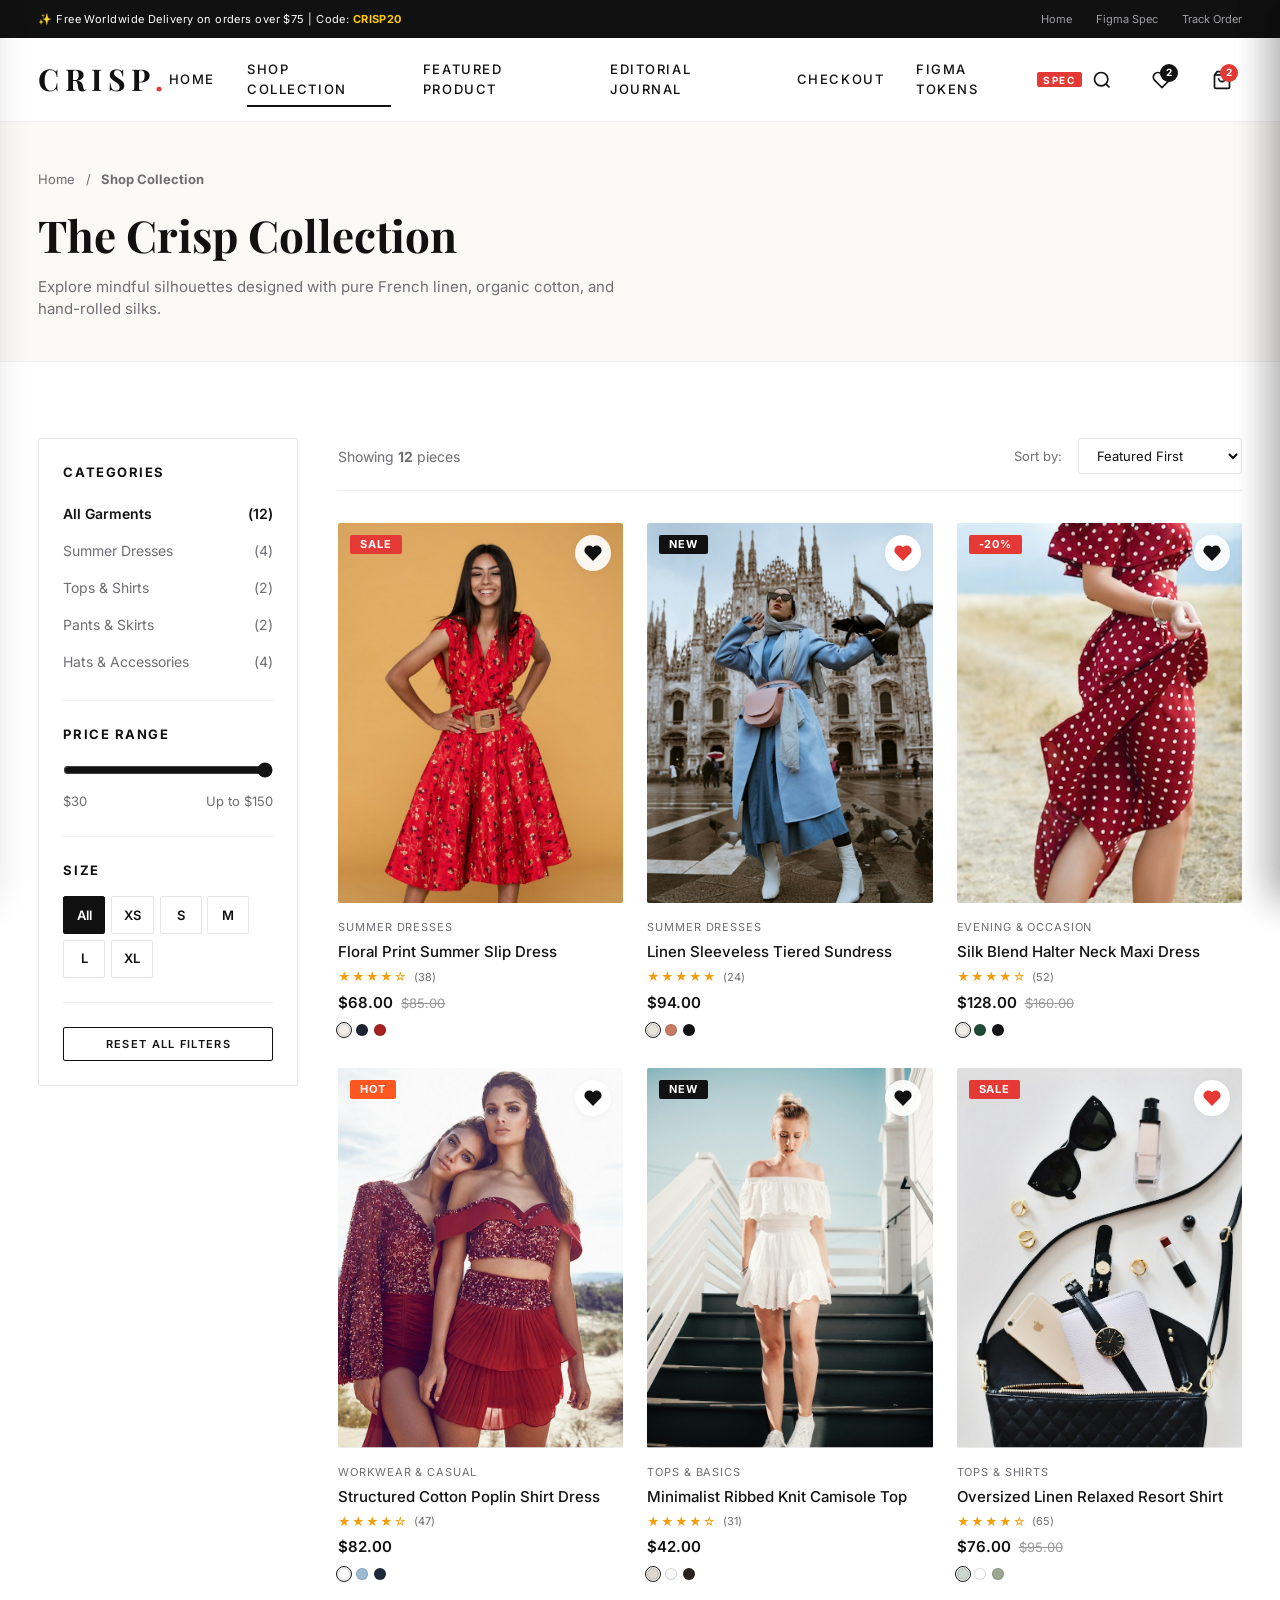
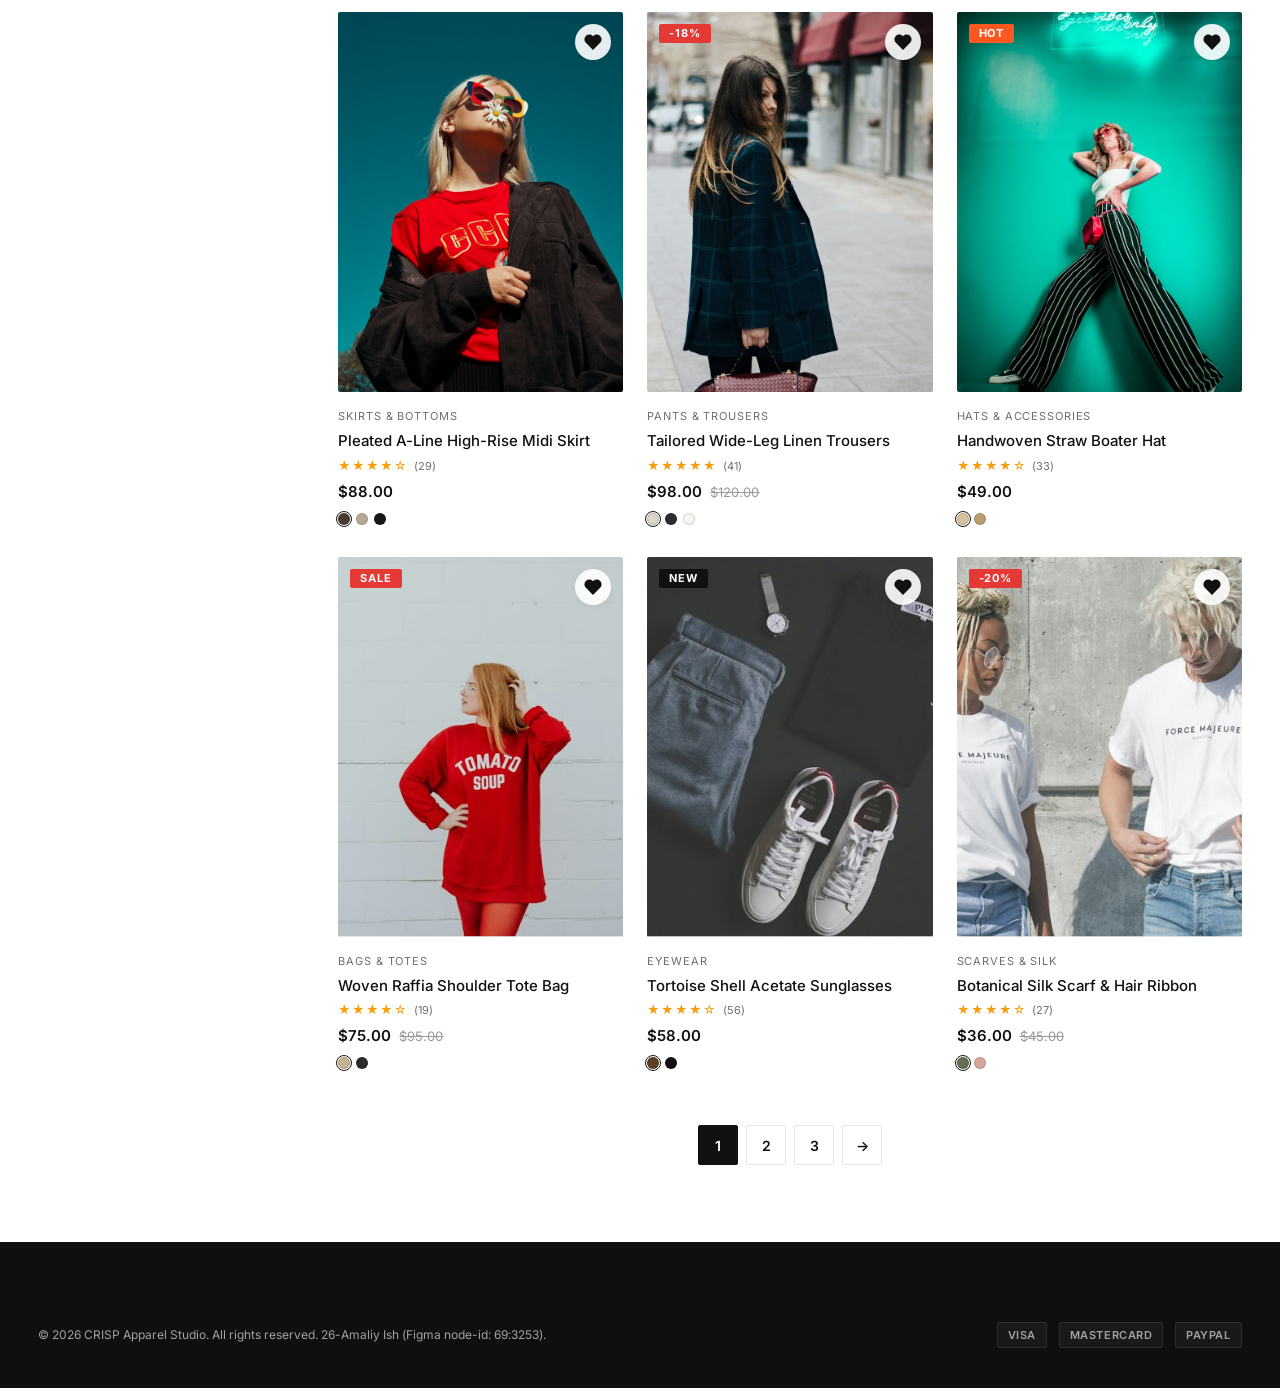
<file: shop.html>
<!DOCTYPE html>
<html lang="en">
<head>
  <meta charset="UTF-8">
  <meta name="viewport" content="width=device-width, initial-scale=1.0">
  <title>Shop Collections — CRISP Minimalist Fashion</title>
  <meta name="description" content="Browse the full Crisp catalog: lightweight linen dresses, structured shirts, flowing silk maxis, and artisanal straw accessories.">
  <link rel="icon" type="image/png" href="assets/images/prod-9.jpg">
  
  <link rel="stylesheet" href="css/reset.css">
  <link rel="stylesheet" href="css/variables.css">
  <link rel="stylesheet" href="css/style.css">
</head>
<body>

  <!-- Topbar -->
  <div class="topbar">
    <div class="container topbar-inner">
      <div class="topbar-promo">
        <span>✨ Free Worldwide Delivery on orders over $75 | Code: <strong>CRISP20</strong></span>
      </div>
      <div class="topbar-actions">
        <a href="index.html" class="topbar-link">Home</a>
        <a href="styleguide.html" class="topbar-link">Figma Spec</a>
        <a href="checkout.html" class="topbar-link">Track Order</a>
      </div>
    </div>
  </div>

  <!-- Header -->
  <header class="header">
    <div class="container header-inner">
      <div class="header-left">
        <button class="mobile-menu-btn js-mobile-toggle" aria-label="Open mobile menu">
          <svg width="24" height="24" viewBox="0 0 24 24" fill="none" stroke="currentColor" stroke-width="2">
            <line x1="3" y1="12" x2="21" y2="12"></line>
            <line x1="3" y1="6" x2="21" y2="6"></line>
            <line x1="3" y1="18" x2="21" y2="18"></line>
          </svg>
        </button>

        <a href="index.html" class="brand-logo">
          CRISP<span class="logo-dot">.</span>
        </a>
      </div>

      <nav class="nav-menu">
        <a href="index.html" class="nav-link">Home</a>
        <a href="shop.html" class="nav-link is-active">Shop Collection</a>
        <a href="product.html?id=1" class="nav-link">Featured Product</a>
        <a href="blog.html" class="nav-link">Editorial Journal</a>
        <a href="checkout.html" class="nav-link">Checkout</a>
        <a href="styleguide.html" class="nav-link is-badge">
          Figma Tokens
          <span class="nav-tag">SPEC</span>
        </a>
      </nav>

      <div class="header-actions">
        <button class="header-icon-btn js-search-toggle" aria-label="Search catalog">
          <svg width="20" height="20" viewBox="0 0 24 24" fill="none" stroke="currentColor" stroke-width="2">
            <circle cx="11" cy="11" r="8"></circle>
            <line x1="21" y1="21" x2="16.65" y2="16.65"></line>
          </svg>
        </button>

        <button class="header-icon-btn js-wishlist-open" aria-label="Open Wishlist">
          <svg width="20" height="20" viewBox="0 0 24 24" fill="none" stroke="currentColor" stroke-width="2">
            <path d="M20.84 4.61a5.5 5.5 0 0 0-7.78 0L12 5.67l-1.06-1.06a5.5 5.5 0 0 0-7.78 7.78l1.06 1.06L12 21.23l7.78-7.78 1.06-1.06a5.5 5.5 0 0 0 0-7.78z"></path>
          </svg>
          <span class="header-counter-badge js-wishlist-count">0</span>
        </button>

        <button class="header-icon-btn js-cart-open" aria-label="Open Shopping Bag">
          <svg width="20" height="20" viewBox="0 0 24 24" fill="none" stroke="currentColor" stroke-width="2">
            <path d="M6 2L3 6v14a2 2 0 0 0 2 2h14a2 2 0 0 0 2-2V6l-3-4z"></path>
            <line x1="3" y1="6" x2="21" y2="6"></line>
            <path d="M16 10a4 4 0 0 1-8 0"></path>
          </svg>
          <span class="header-counter-badge badge-red js-cart-count">2</span>
        </button>
      </div>
    </div>
  </header>

  <!-- Page Header & Breadcrumbs -->
  <div style="background-color: #faf9f6; padding: 3rem 0 2.5rem; border-bottom: 1px solid var(--color-border-light);">
    <div class="container">
      <div style="font-size: 0.8125rem; color: var(--color-text-muted); margin-bottom: 0.75rem;">
        <a href="index.html">Home</a> <span style="margin: 0 0.4rem;">/</span> <strong>Shop Collection</strong>
      </div>
      <h1 style="font-family: var(--font-display); font-size: clamp(2rem, 3.5vw, 2.75rem); font-weight: bold; margin-bottom: 0.5rem;">
        The Crisp Collection
      </h1>
      <p style="color: var(--color-text-muted); max-width: 600px; font-size: var(--fs-body);">
        Explore mindful silhouettes designed with pure French linen, organic cotton, and hand-rolled silks.
      </p>
    </div>
  </div>

  <!-- Shop Main Area -->
  <section class="section-padding">
    <div class="container">
      <div class="shop-layout">
        
        <!-- Sidebar Filters -->
        <aside class="shop-sidebar">
          <!-- Widget: Categories -->
          <div class="sidebar-widget">
            <h5 class="widget-title">Categories</h5>
            <div class="category-filter-list">
              <div class="category-filter-item is-active" data-cat="all" onclick="filterCategory('all', this)">
                <span>All Garments</span>
                <span>(12)</span>
              </div>
              <div class="category-filter-item" data-cat="dresses" onclick="filterCategory('dresses', this)">
                <span>Summer Dresses</span>
                <span>(4)</span>
              </div>
              <div class="category-filter-item" data-cat="tops" onclick="filterCategory('tops', this)">
                <span>Tops & Shirts</span>
                <span>(2)</span>
              </div>
              <div class="category-filter-item" data-cat="skirts" onclick="filterCategory('skirts', this)">
                <span>Pants & Skirts</span>
                <span>(2)</span>
              </div>
              <div class="category-filter-item" data-cat="accessories" onclick="filterCategory('accessories', this)">
                <span>Hats & Accessories</span>
                <span>(4)</span>
              </div>
            </div>
          </div>

          <!-- Widget: Price Range Slider -->
          <div class="sidebar-widget">
            <h5 class="widget-title">Price Range</h5>
            <input type="range" class="price-range-slider" id="priceRange" min="30" max="150" value="150" oninput="updatePriceFilter(this.value)">
            <div class="price-range-labels">
              <span>$30</span>
              <span id="priceRangeVal">Up to $150</span>
            </div>
          </div>

          <!-- Widget: Size Pills -->
          <div class="sidebar-widget">
            <h5 class="widget-title">Size</h5>
            <div style="display: flex; gap: 0.35rem; flex-wrap: wrap;">
              <button class="size-pill-btn is-selected" onclick="toggleSizeFilter(this, 'ALL')">All</button>
              <button class="size-pill-btn" onclick="toggleSizeFilter(this, 'XS')">XS</button>
              <button class="size-pill-btn" onclick="toggleSizeFilter(this, 'S')">S</button>
              <button class="size-pill-btn" onclick="toggleSizeFilter(this, 'M')">M</button>
              <button class="size-pill-btn" onclick="toggleSizeFilter(this, 'L')">L</button>
              <button class="size-pill-btn" onclick="toggleSizeFilter(this, 'XL')">XL</button>
            </div>
          </div>

          <!-- Widget: Reset -->
          <div>
            <button class="btn btn-outline btn-sm btn-block" onclick="resetAllFilters()">Reset All Filters</button>
          </div>
        </aside>

        <!-- Product Grid & Toolbar Area -->
        <main>
          <!-- Toolbar -->
          <div class="shop-toolbar">
            <div class="shop-toolbar-info">
              Showing <strong id="catalogItemCount">12</strong> pieces
            </div>

            <div class="shop-toolbar-actions">
              <label for="catalogSort" style="font-size: 0.8125rem; color: var(--color-text-muted);">Sort by:</label>
              <select id="catalogSort" class="sort-select" onchange="handleSortChange(this.value)">
                <option value="featured">Featured First</option>
                <option value="price-asc">Price: Low to High</option>
                <option value="price-desc">Price: High to Low</option>
                <option value="rating">Top Rated</option>
                <option value="newest">New Arrivals</option>
              </select>
            </div>
          </div>

          <!-- Product Grid -->
          <div class="products-grid" id="catalogGrid" style="grid-template-columns: repeat(3, 1fr);">
            <!-- Rendered by Catalog Engine script -->
          </div>

          <!-- Pagination -->
          <div class="pagination">
            <button class="page-btn is-active">1</button>
            <button class="page-btn" onclick="CrispCart.showToast('Page 2 loaded')">2</button>
            <button class="page-btn" onclick="CrispCart.showToast('Page 3 loaded')">3</button>
            <button class="page-btn" onclick="CrispCart.showToast('Next page')">→</button>
          </div>
        </main>
      </div>
    </div>
  </section>

  <!-- Footer -->
  <footer class="footer">
    <div class="container">
      <div class="footer-bottom" style="border-top: none; padding-top: 0;">
        <div class="footer-copy">
          © 2026 CRISP Apparel Studio. All rights reserved. 26-Amaliy Ish (Figma node-id: 69:3253).
        </div>
        <div class="footer-payments">
          <span class="payment-pill">VISA</span>
          <span class="payment-pill">MASTERCARD</span>
          <span class="payment-pill">PAYPAL</span>
        </div>
      </div>
    </div>
  </footer>

  <!-- Drawers & Modals -->
  <div class="drawer-overlay" id="drawerOverlay"></div>

  <div class="crisp-drawer" id="cartDrawer">
    <div class="drawer-header">
      <h3 class="drawer-title">Shopping Bag (<span class="js-cart-count">2</span>)</h3>
      <button class="drawer-close-btn js-drawer-close">✕</button>
    </div>
    <div class="drawer-shipping-notice">
      <div class="shipping-msg" id="cartShippingMsg">Free delivery over $75</div>
      <div class="shipping-bar"><div class="shipping-bar-fill" id="cartShippingProgress" style="width: 80%;"></div></div>
    </div>
    <div class="drawer-body" id="cartDrawerItems"></div>
    <div class="drawer-footer">
      <div class="drawer-totals">
        <div class="drawer-total-row row-grand">
          <span>Total</span><span id="cartDrawerTotal">$0.00</span>
        </div>
      </div>
      <a href="checkout.html" class="btn btn-primary btn-block btn-lg">Checkout</a>
    </div>
  </div>

  <div class="crisp-drawer" id="wishlistDrawer">
    <div class="drawer-header">
      <h3 class="drawer-title">Saved Items (<span class="js-wishlist-count">0</span>)</h3>
      <button class="drawer-close-btn js-drawer-close">✕</button>
    </div>
    <div class="drawer-body" id="wishlistDrawerItems"></div>
  </div>

  <div class="search-overlay" id="searchOverlay">
    <div class="search-overlay-header">
      <button class="drawer-close-btn js-search-close">✕</button>
    </div>
    <div class="search-box-wrap">
      <input type="text" class="search-input-field" id="searchInput" placeholder="Search products...">
    </div>
    <div id="searchResults"></div>
  </div>

  <div class="drawer-overlay" id="mobileNavOverlay"></div>
  <div class="crisp-drawer" id="mobileNavDrawer" style="left: 0; right: auto; transform: translateX(-100%);">
    <div class="drawer-header">
      <span class="brand-logo" style="font-size: 1.5rem;">CRISP<span class="logo-dot">.</span></span>
      <button class="drawer-close-btn js-mobile-nav-close">✕</button>
    </div>
    <div class="drawer-body">
      <nav style="display: flex; flex-direction: column; gap: 1rem;">
        <a href="index.html" class="nav-link">Home</a>
        <a href="shop.html" class="nav-link is-active">Shop Collection</a>
        <a href="product.html?id=1" class="nav-link">Featured Product</a>
        <a href="blog.html" class="nav-link">Editorial Journal</a>
        <a href="checkout.html" class="nav-link">Checkout</a>
        <a href="styleguide.html" class="nav-link">Figma Tokens</a>
      </nav>
    </div>
  </div>

  <!-- Scripts -->
  <script src="js/products.js"></script>
  <script src="js/cart.js"></script>
  <script src="js/main.js"></script>
  
  <script>
    let activeCat = 'all';
    let maxPrice = 150;
    let activeSort = 'featured';

    function renderCatalog() {
      const grid = document.getElementById('catalogGrid');
      const countEl = document.getElementById('catalogItemCount');
      if (!grid || typeof CRISP_PRODUCTS === 'undefined') return;

      let list = [...CRISP_PRODUCTS];

      // Category filter
      if (activeCat !== 'all') {
        list = list.filter(p => p.category === activeCat);
      }

      // Price filter
      list = list.filter(p => p.price <= maxPrice);

      // Sort
      if (activeSort === 'price-asc') {
        list.sort((a, b) => a.price - b.price);
      } else if (activeSort === 'price-desc') {
        list.sort((a, b) => b.price - a.price);
      } else if (activeSort === 'rating') {
        list.sort((a, b) => b.rating - a.rating);
      } else if (activeSort === 'newest') {
        list.sort((a, b) => (b.isNew ? 1 : 0) - (a.isNew ? 1 : 0));
      }

      countEl.textContent = list.length;

      if (list.length === 0) {
        grid.innerHTML = `
          <div style="grid-column: 1 / -1; text-align: center; padding: 4rem 1rem;">
            <h3>No pieces match your filters</h3>
            <p style="color: var(--color-text-muted); margin: 0.5rem 0 1.5rem;">Try relaxing your price slider or picking another category.</p>
            <button class="btn btn-outline" onclick="resetAllFilters()">Reset Filters</button>
          </div>
        `;
      } else {
        grid.innerHTML = list.map(p => CrispApp.createProductCardHTML(p)).join('');
      }
    }

    function filterCategory(cat, el) {
      activeCat = cat;
      document.querySelectorAll('.category-filter-item').forEach(item => item.classList.remove('is-active'));
      el.classList.add('is-active');
      renderCatalog();
    }

    function updatePriceFilter(val) {
      maxPrice = parseFloat(val);
      document.getElementById('priceRangeVal').textContent = `Up to $${maxPrice}`;
      renderCatalog();
    }

    function toggleSizeFilter(btn, size) {
      document.querySelectorAll('.sidebar-widget .size-pill-btn').forEach(b => b.classList.remove('is-selected'));
      btn.classList.add('is-selected');
      CrispCart.showToast(`Filtered by size: ${size}`);
      renderCatalog();
    }

    function handleSortChange(sortVal) {
      activeSort = sortVal;
      renderCatalog();
    }

    function resetAllFilters() {
      activeCat = 'all';
      maxPrice = 150;
      activeSort = 'featured';
      document.getElementById('priceRange').value = 150;
      document.getElementById('priceRangeVal').textContent = 'Up to $150';
      document.getElementById('catalogSort').value = 'featured';
      document.querySelectorAll('.category-filter-item').forEach(item => {
        item.classList.toggle('is-active', item.getAttribute('data-cat') === 'all');
      });
      renderCatalog();
    }

    // Check URL parameters on load
    document.addEventListener('DOMContentLoaded', () => {
      const params = new URLSearchParams(window.location.search);
      const catParam = params.get('cat');
      if (catParam) {
        activeCat = catParam;
        document.querySelectorAll('.category-filter-item').forEach(item => {
          item.classList.toggle('is-active', item.getAttribute('data-cat') === catParam);
        });
      }
      renderCatalog();
    });
  </script>
</body>
</html>
</file>
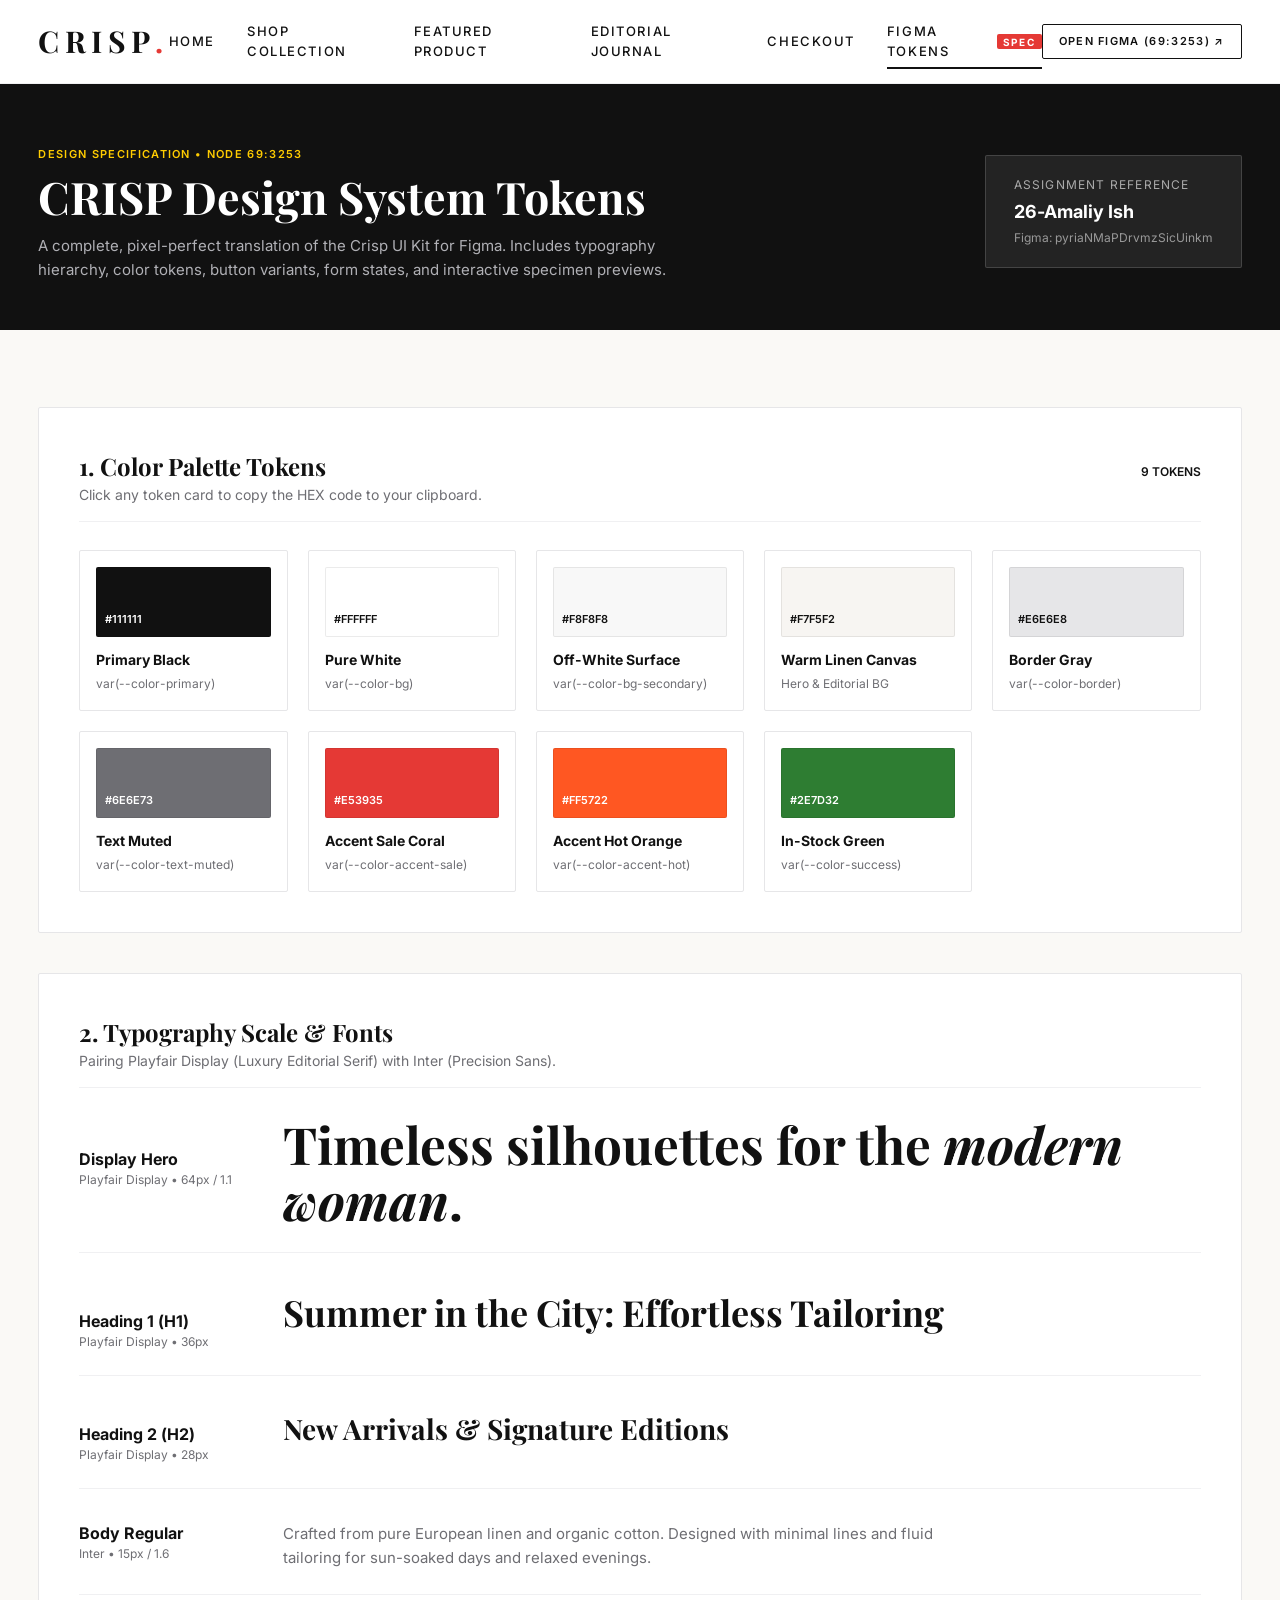
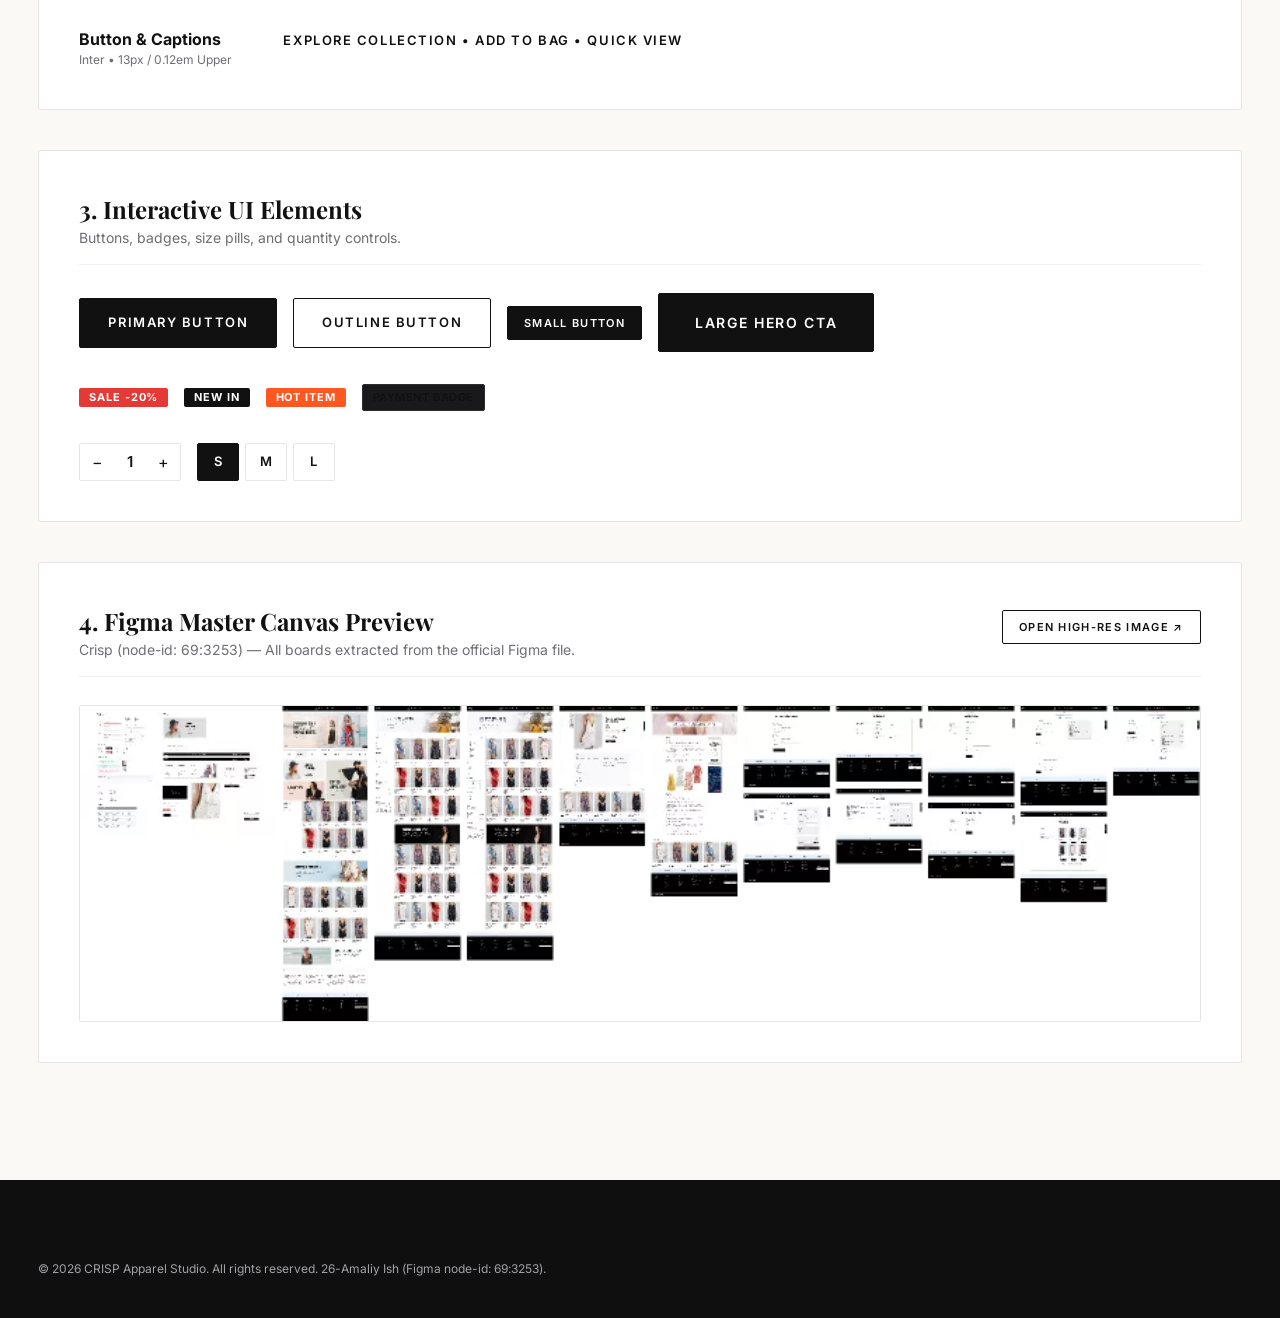
<file: styleguide.html>
<!DOCTYPE html>
<html lang="en">
<head>
  <meta charset="UTF-8">
  <meta name="viewport" content="width=device-width, initial-scale=1.0">
  <title>CRISP — Design System & Figma Specimen (node-id: 69:3253)</title>
  <meta name="description" content="Crisp Design System Specification, typography scale, color tokens, and UI kit components from Figma node 69:3253.">
  <link rel="icon" type="image/png" href="assets/images/prod-9.jpg">
  
  <link rel="stylesheet" href="css/reset.css">
  <link rel="stylesheet" href="css/variables.css">
  <link rel="stylesheet" href="css/style.css">
  <style>
    .spec-section {
      background: #ffffff;
      border: 1px solid var(--color-border);
      border-radius: var(--radius-xs);
      padding: 2.5rem;
      margin-bottom: 2.5rem;
    }
    .spec-header {
      border-bottom: 1px solid var(--color-border-light);
      padding-bottom: 1rem;
      margin-bottom: 1.75rem;
      display: flex;
      justify-content: space-between;
      align-items: baseline;
    }
    .spec-header h3 {
      font-family: var(--font-display);
      font-size: 1.5rem;
      font-weight: bold;
    }
    .token-card {
      border: 1px solid var(--color-border);
      border-radius: var(--radius-xs);
      padding: 1rem;
      cursor: pointer;
      transition: var(--transition-fast);
      background: #ffffff;
    }
    .token-card:hover {
      border-color: var(--color-primary);
      transform: translateY(-2px);
      box-shadow: var(--shadow-sm);
    }
    .token-swatch {
      height: 70px;
      border-radius: var(--radius-xs);
      margin-bottom: 0.75rem;
      border: 1px solid rgba(0, 0, 0, 0.08);
      display: flex;
      align-items: flex-end;
      padding: 0.5rem;
      font-size: 0.6875rem;
      font-weight: 600;
    }
  </style>
</head>
<body style="background-color: #faf9f6;">

  <!-- Header -->
  <header class="header">
    <div class="container header-inner">
      <a href="index.html" class="brand-logo">
        CRISP<span class="logo-dot">.</span>
      </a>

      <nav class="nav-menu">
        <a href="index.html" class="nav-link">Home</a>
        <a href="shop.html" class="nav-link">Shop Collection</a>
        <a href="product.html?id=1" class="nav-link">Featured Product</a>
        <a href="blog.html" class="nav-link">Editorial Journal</a>
        <a href="checkout.html" class="nav-link">Checkout</a>
        <a href="styleguide.html" class="nav-link is-active is-badge">
          Figma Tokens
          <span class="nav-tag">SPEC</span>
        </a>
      </nav>

      <div class="header-actions">
        <a href="https://www.figma.com/file/pyriaNMaPDrvmzSicUinkm/Crisp?type=design&node-id=69%3A3253" target="_blank" rel="noopener" class="btn btn-outline btn-sm">
          Open Figma (69:3253) ↗
        </a>
      </div>
    </div>
  </header>

  <!-- Spec Intro Banner -->
  <div style="background-color: #111111; color: #ffffff; padding: 3.5rem 0 3rem;">
    <div class="container">
      <div style="display: flex; justify-content: space-between; align-items: center; flex-wrap: wrap; gap: 1.5rem;">
        <div>
          <span class="section-subtitle" style="color: #ffcc00;">Design Specification • Node 69:3253</span>
          <h1 style="font-family: var(--font-display); font-size: clamp(2rem, 3.5vw, 3rem); font-weight: bold; line-height: 1.15; margin-bottom: 0.75rem;">
            CRISP Design System Tokens
          </h1>
          <p style="color: #b0b0b5; max-width: 650px; font-size: 0.9375rem; line-height: 1.6;">
            A complete, pixel-perfect translation of the Crisp UI Kit for Figma. Includes typography hierarchy, color tokens, button variants, form states, and interactive specimen previews.
          </p>
        </div>
        <div style="background: rgba(255, 255, 255, 0.08); border: 1px solid rgba(255, 255, 255, 0.15); padding: 1.25rem 1.75rem; border-radius: var(--radius-xs);">
          <div style="font-size: 0.75rem; text-transform: uppercase; letter-spacing: 0.1em; color: #aaa;">Assignment Reference</div>
          <div style="font-size: 1.125rem; font-weight: bold; margin-top: 0.25rem;">26-Amaliy Ish</div>
          <div style="font-size: 0.75rem; color: #999; margin-top: 0.25rem;">Figma: pyriaNMaPDrvmzSicUinkm</div>
        </div>
      </div>
    </div>
  </div>

  <main class="section-padding">
    <div class="container">

      <!-- Specimen 1: Color Tokens -->
      <section class="spec-section">
        <div class="spec-header">
          <div>
            <h3>1. Color Palette Tokens</h3>
            <p style="color: var(--color-text-muted); font-size: 0.875rem;">Click any token card to copy the HEX code to your clipboard.</p>
          </div>
          <span style="font-size: 0.75rem; font-weight: 600; text-transform: uppercase; color: var(--color-primary);">9 Tokens</span>
        </div>

        <div style="display: grid; grid-template-columns: repeat(auto-fill, minmax(190px, 1fr)); gap: 1.25rem;">
          <!-- Black -->
          <div class="token-card" onclick="copyToken('#111111', '--color-primary')">
            <div class="token-swatch" style="background-color: #111111; color: #ffffff;">#111111</div>
            <strong style="display: block; font-size: 0.875rem;">Primary Black</strong>
            <span style="font-size: 0.75rem; color: var(--color-text-muted);">var(--color-primary)</span>
          </div>

          <!-- Pure White -->
          <div class="token-card" onclick="copyToken('#FFFFFF', '--color-bg')">
            <div class="token-swatch" style="background-color: #ffffff; color: #111111;">#FFFFFF</div>
            <strong style="display: block; font-size: 0.875rem;">Pure White</strong>
            <span style="font-size: 0.75rem; color: var(--color-text-muted);">var(--color-bg)</span>
          </div>

          <!-- Neutral Off-White -->
          <div class="token-card" onclick="copyToken('#F8F8F8', '--color-bg-secondary')">
            <div class="token-swatch" style="background-color: #f8f8f8; color: #111111;">#F8F8F8</div>
            <strong style="display: block; font-size: 0.875rem;">Off-White Surface</strong>
            <span style="font-size: 0.75rem; color: var(--color-text-muted);">var(--color-bg-secondary)</span>
          </div>

          <!-- Neutral Warm Ecru -->
          <div class="token-card" onclick="copyToken('#F7F5F2', '--color-bg-hero')">
            <div class="token-swatch" style="background-color: #f7f5f2; color: #111111;">#F7F5F2</div>
            <strong style="display: block; font-size: 0.875rem;">Warm Linen Canvas</strong>
            <span style="font-size: 0.75rem; color: var(--color-text-muted);">Hero & Editorial BG</span>
          </div>

          <!-- Border Gray -->
          <div class="token-card" onclick="copyToken('#E6E6E8', '--color-border')">
            <div class="token-swatch" style="background-color: #e6e6e8; color: #111111;">#E6E6E8</div>
            <strong style="display: block; font-size: 0.875rem;">Border Gray</strong>
            <span style="font-size: 0.75rem; color: var(--color-text-muted);">var(--color-border)</span>
          </div>

          <!-- Text Muted -->
          <div class="token-card" onclick="copyToken('#6E6E73', '--color-text-muted')">
            <div class="token-swatch" style="background-color: #6e6e73; color: #ffffff;">#6E6E73</div>
            <strong style="display: block; font-size: 0.875rem;">Text Muted</strong>
            <span style="font-size: 0.75rem; color: var(--color-text-muted);">var(--color-text-muted)</span>
          </div>

          <!-- Accent Sale Coral -->
          <div class="token-card" onclick="copyToken('#E53935', '--color-accent-sale')">
            <div class="token-swatch" style="background-color: #e53935; color: #ffffff;">#E53935</div>
            <strong style="display: block; font-size: 0.875rem;">Accent Sale Coral</strong>
            <span style="font-size: 0.75rem; color: var(--color-text-muted);">var(--color-accent-sale)</span>
          </div>

          <!-- Accent Hot Orange -->
          <div class="token-card" onclick="copyToken('#FF5722', '--color-accent-hot')">
            <div class="token-swatch" style="background-color: #ff5722; color: #ffffff;">#FF5722</div>
            <strong style="display: block; font-size: 0.875rem;">Accent Hot Orange</strong>
            <span style="font-size: 0.75rem; color: var(--color-text-muted);">var(--color-accent-hot)</span>
          </div>

          <!-- Success Sage -->
          <div class="token-card" onclick="copyToken('#2E7D32', '--color-success')">
            <div class="token-swatch" style="background-color: #2e7d32; color: #ffffff;">#2E7D32</div>
            <strong style="display: block; font-size: 0.875rem;">In-Stock Green</strong>
            <span style="font-size: 0.75rem; color: var(--color-text-muted);">var(--color-success)</span>
          </div>
        </div>
      </section>

      <!-- Specimen 2: Typography Hierarchy -->
      <section class="spec-section">
        <div class="spec-header">
          <div>
            <h3>2. Typography Scale & Fonts</h3>
            <p style="color: var(--color-text-muted); font-size: 0.875rem;">Pairing Playfair Display (Luxury Editorial Serif) with Inter (Precision Sans).</p>
          </div>
        </div>

        <div style="display: flex; flex-direction: column; gap: 2rem;">
          <div style="display: grid; grid-template-columns: 180px 1fr; gap: 1.5rem; align-items: baseline; border-bottom: 1px solid var(--color-border-light); padding-bottom: 1.5rem;">
            <div>
              <strong>Display Hero</strong>
              <div style="font-size: 0.75rem; color: var(--color-text-muted);">Playfair Display • 64px / 1.1</div>
            </div>
            <div style="font-family: var(--font-display); font-size: clamp(2rem, 4vw, 3.5rem); font-weight: bold; line-height: 1.1;">
              Timeless silhouettes for the <em>modern woman</em>.
            </div>
          </div>

          <div style="display: grid; grid-template-columns: 180px 1fr; gap: 1.5rem; align-items: baseline; border-bottom: 1px solid var(--color-border-light); padding-bottom: 1.5rem;">
            <div>
              <strong>Heading 1 (H1)</strong>
              <div style="font-size: 0.75rem; color: var(--color-text-muted);">Playfair Display • 36px</div>
            </div>
            <div style="font-family: var(--font-display); font-size: 2.25rem; font-weight: bold;">
              Summer in the City: Effortless Tailoring
            </div>
          </div>

          <div style="display: grid; grid-template-columns: 180px 1fr; gap: 1.5rem; align-items: baseline; border-bottom: 1px solid var(--color-border-light); padding-bottom: 1.5rem;">
            <div>
              <strong>Heading 2 (H2)</strong>
              <div style="font-size: 0.75rem; color: var(--color-text-muted);">Playfair Display • 28px</div>
            </div>
            <div style="font-family: var(--font-display); font-size: 1.75rem; font-weight: bold;">
              New Arrivals & Signature Editions
            </div>
          </div>

          <div style="display: grid; grid-template-columns: 180px 1fr; gap: 1.5rem; align-items: baseline; border-bottom: 1px solid var(--color-border-light); padding-bottom: 1.5rem;">
            <div>
              <strong>Body Regular</strong>
              <div style="font-size: 0.75rem; color: var(--color-text-muted);">Inter • 15px / 1.6</div>
            </div>
            <div style="font-size: var(--fs-body); color: var(--color-text-muted); max-width: 680px; line-height: 1.6;">
              Crafted from pure European linen and organic cotton. Designed with minimal lines and fluid tailoring for sun-soaked days and relaxed evenings.
            </div>
          </div>

          <div style="display: grid; grid-template-columns: 180px 1fr; gap: 1.5rem; align-items: baseline;">
            <div>
              <strong>Button & Captions</strong>
              <div style="font-size: 0.75rem; color: var(--color-text-muted);">Inter • 13px / 0.12em Upper</div>
            </div>
            <div style="font-size: var(--fs-btn); font-weight: 600; text-transform: uppercase; letter-spacing: var(--ls-btn);">
              EXPLORE COLLECTION • ADD TO BAG • QUICK VIEW
            </div>
          </div>
        </div>
      </section>

      <!-- Specimen 3: UI Buttons & Badges -->
      <section class="spec-section">
        <div class="spec-header">
          <div>
            <h3>3. Interactive UI Elements</h3>
            <p style="color: var(--color-text-muted); font-size: 0.875rem;">Buttons, badges, size pills, and quantity controls.</p>
          </div>
        </div>

        <div style="display: flex; gap: 1rem; align-items: center; flex-wrap: wrap; margin-bottom: 2rem;">
          <button class="btn btn-primary">Primary Button</button>
          <button class="btn btn-outline">Outline Button</button>
          <button class="btn btn-primary btn-sm">Small Button</button>
          <button class="btn btn-primary btn-lg">Large Hero CTA</button>
        </div>

        <div style="display: flex; gap: 1rem; align-items: center; flex-wrap: wrap; margin-bottom: 2rem;">
          <span class="product-badge badge-sale" style="position: static;">SALE -20%</span>
          <span class="product-badge badge-new" style="position: static;">NEW IN</span>
          <span class="product-badge badge-hot" style="position: static;">HOT ITEM</span>
          <span class="payment-pill">PAYMENT BADGE</span>
        </div>

        <div style="display: flex; gap: 1rem; align-items: center; flex-wrap: wrap;">
          <div class="quantity-stepper">
            <button type="button" onclick="CrispCart.showToast('Minus clicked')">−</button>
            <span>1</span>
            <button type="button" onclick="CrispCart.showToast('Plus clicked')">+</button>
          </div>

          <div style="display: flex; gap: 0.35rem;">
            <button class="size-pill-btn is-selected">S</button>
            <button class="size-pill-btn">M</button>
            <button class="size-pill-btn">L</button>
          </div>
        </div>
      </section>

      <!-- Specimen 4: Figma Canvas Screenshot -->
      <section class="spec-section">
        <div class="spec-header">
          <div>
            <h3>4. Figma Master Canvas Preview</h3>
            <p style="color: var(--color-text-muted); font-size: 0.875rem;">Crisp (node-id: 69:3253) — All boards extracted from the official Figma file.</p>
          </div>
          <a href="figma_preview.png" target="_blank" class="btn btn-outline btn-sm">Open High-Res Image ↗</a>
        </div>

        <div style="border: 1px solid var(--color-border); border-radius: var(--radius-xs); overflow: hidden; background: #ffffff;">
          <img src="figma_preview.png" alt="Figma Master Canvas Crisp node-id: 69:3253" style="width: 100%; display: block;">
        </div>
      </section>

    </div>
  </main>

  <footer class="footer">
    <div class="container">
      <div class="footer-bottom" style="border-top: none; padding-top: 0;">
        <div class="footer-copy">
          © 2026 CRISP Apparel Studio. All rights reserved. 26-Amaliy Ish (Figma node-id: 69:3253).
        </div>
      </div>
    </div>
  </footer>

  <script src="js/products.js"></script>
  <script src="js/cart.js"></script>
  <script src="js/main.js"></script>
  <script>
    function copyToken(hex, varName) {
      navigator.clipboard.writeText(hex).then(() => {
        CrispCart.showToast(`Copied ${hex} (${varName}) to clipboard!`, "check");
      }).catch(() => {
        CrispCart.showToast(`Selected ${hex}`, "check");
      });
    }
  </script>
</body>
</html>
</file>
<file: css/variables.css>
/* ========================================================
   CRISP DESIGN SYSTEM TOKENS & CSS VARIABLES
   Figma Source: Crisp (node-id: 69:3253)
   ======================================================== */

:root {
  /* Typography Families */
  --font-display: 'Playfair Display', Georgia, 'Times New Roman', serif;
  --font-body: 'Inter', -apple-system, BlinkMacSystemFont, 'Segoe UI', Roboto, sans-serif;

  /* Typography Scales */
  --fs-hero: clamp(2.5rem, 5vw, 4.25rem);      /* 40px - 68px */
  --fs-h1: clamp(2rem, 3.5vw, 2.75rem);        /* 32px - 44px */
  --fs-h2: clamp(1.5rem, 2.5vw, 2.125rem);     /* 24px - 34px */
  --fs-h3: clamp(1.25rem, 2vw, 1.5rem);        /* 20px - 24px */
  --fs-h4: 1.125rem;                           /* 18px */
  --fs-h5: 1rem;                               /* 16px */
  --fs-h6: 0.875rem;                           /* 14px */
  --fs-body-lg: 1.125rem;                      /* 18px */
  --fs-body: 0.9375rem;                        /* 15px */
  --fs-body-sm: 0.8125rem;                     /* 13px */
  --fs-caption: 0.6875rem;                     /* 11px */
  --fs-btn: 0.8125rem;                         /* 13px */

  /* Font Weights */
  --fw-light: 300;
  --fw-regular: 400;
  --fw-medium: 500;
  --fw-semibold: 600;
  --fw-bold: 700;

  /* Letter Spacing */
  --ls-tight: -0.02em;
  --ls-normal: 0;
  --ls-wide: 0.08em;
  --ls-btn: 0.12em;

  /* Color Palette */
  --color-primary: #111111;
  --color-primary-hover: #333333;
  --color-secondary: #222222;
  --color-secondary-hover: #444444;

  /* Accent & Status Colors */
  --color-accent-sale: #e53935;
  --color-accent-new: #111111;
  --color-accent-hot: #ff5722;
  --color-success: #2e7d32;
  --color-info: #1976d2;
  --color-warning: #f59e0b;

  /* Backgrounds */
  --color-bg: #ffffff;
  --color-bg-secondary: #f9f9f9;
  --color-bg-tertiary: #f2f2f4;
  --color-bg-dark: #0f0f10;
  --color-bg-dark-card: #19191b;
  --color-bg-overlay: rgba(17, 17, 17, 0.6);

  /* Text Colors */
  --color-text-main: #111111;
  --color-text-muted: #6e6e73;
  --color-text-light: #999999;
  --color-text-inverse: #ffffff;
  --color-text-inverse-muted: #a1a1a6;

  /* Borders & Dividers */
  --color-border: #e6e6e8;
  --color-border-light: #f0f0f2;
  --color-border-dark: #2c2c2e;
  --color-border-focus: #111111;

  /* Shadows */
  --shadow-sm: 0 2px 8px rgba(0, 0, 0, 0.04);
  --shadow-md: 0 8px 24px rgba(0, 0, 0, 0.08);
  --shadow-lg: 0 16px 40px rgba(0, 0, 0, 0.12);
  --shadow-drawer: -10px 0 35px rgba(0, 0, 0, 0.18);
  --shadow-product-card: 0 6px 20px rgba(0, 0, 0, 0.05);

  /* Border Radii */
  --radius-xs: 2px;
  --radius-sm: 4px;
  --radius-md: 8px;
  --radius-lg: 12px;
  --radius-pill: 9999px;

  /* Layout Containers */
  --container-max: 1360px;
  --container-narrow: 900px;
  --container-pad: clamp(1rem, 3vw, 2.5rem);
  --header-height: 84px;
  --topbar-height: 38px;

  /* Transitions */
  --transition-fast: 0.18s cubic-bezier(0.16, 1, 0.3, 1);
  --transition-normal: 0.28s cubic-bezier(0.16, 1, 0.3, 1);
  --transition-slow: 0.45s cubic-bezier(0.16, 1, 0.3, 1);
}
</file>
<file: css/style.css>
/* ========================================================
   CRISP LUXURY E-COMMERCE STYLESHEET
   Design System & Pixel-Perfect Implementation
   Figma Source: Crisp (node-id: 69:3253)
   ======================================================== */

@import url('https://fonts.googleapis.com/css2?family=Inter:wght@300;400;500;600;700&family=Playfair+Display:ital,wght@0,400;0,600;0,700;1,400&display=swap');

/* --- Base & Layout Containers --- */
.container {
  width: 100%;
  max-width: var(--container-max);
  margin-left: auto;
  margin-right: auto;
  padding-left: var(--container-pad);
  padding-right: var(--container-pad);
}

.container-narrow {
  max-width: var(--container-narrow);
}

.section-padding {
  padding-top: clamp(3rem, 6vw, 6rem);
  padding-bottom: clamp(3rem, 6vw, 6rem);
}

/* --- Section Headings --- */
.section-header {
  text-align: center;
  margin-bottom: clamp(2rem, 4vw, 3.5rem);
}

.section-subtitle {
  display: inline-block;
  font-family: var(--font-body);
  font-size: var(--fs-caption);
  font-weight: var(--fw-semibold);
  text-transform: uppercase;
  letter-spacing: var(--ls-btn);
  color: var(--color-text-muted);
  margin-bottom: 0.5rem;
}

.section-title {
  font-family: var(--font-display);
  font-size: var(--fs-h2);
  font-weight: var(--fw-bold);
  letter-spacing: var(--ls-tight);
  color: var(--color-text-main);
  line-height: 1.2;
}

.section-desc {
  max-width: 580px;
  margin: 0.75rem auto 0;
  color: var(--color-text-muted);
  font-size: var(--fs-body);
}

/* --- Buttons --- */
.btn {
  display: inline-flex;
  align-items: center;
  justify-content: center;
  gap: 0.5rem;
  font-family: var(--font-body);
  font-size: var(--fs-btn);
  font-weight: var(--fw-semibold);
  text-transform: uppercase;
  letter-spacing: var(--ls-btn);
  padding: 0.875rem 1.75rem;
  border-radius: var(--radius-xs);
  transition: var(--transition-fast);
  white-space: nowrap;
}

.btn-primary {
  background-color: var(--color-primary);
  color: var(--color-text-inverse);
  border: 1px solid var(--color-primary);
}

.btn-primary:hover {
  background-color: var(--color-primary-hover);
  border-color: var(--color-primary-hover);
}

.btn-outline {
  background-color: transparent;
  color: var(--color-primary);
  border: 1px solid var(--color-primary);
}

.btn-outline:hover {
  background-color: var(--color-primary);
  color: var(--color-text-inverse);
}

.btn-outline-white {
  background-color: transparent;
  color: var(--color-text-inverse);
  border: 1px solid var(--color-text-inverse);
}

.btn-outline-white:hover {
  background-color: var(--color-text-inverse);
  color: var(--color-primary);
}

.btn-sm {
  padding: 0.5rem 1rem;
  font-size: var(--fs-caption);
}

.btn-lg {
  padding: 1.125rem 2.25rem;
  font-size: 0.875rem;
}

.btn-block {
  width: 100%;
}

/* --- Badges --- */
.product-badge {
  position: absolute;
  top: 12px;
  left: 12px;
  z-index: 2;
  font-size: 0.6875rem;
  font-weight: var(--fw-bold);
  text-transform: uppercase;
  letter-spacing: 0.08em;
  padding: 0.25rem 0.625rem;
  border-radius: var(--radius-xs);
  line-height: 1;
}

.badge-sale {
  background-color: var(--color-accent-sale);
  color: #ffffff;
}

.badge-new {
  background-color: var(--color-primary);
  color: #ffffff;
}

.badge-hot {
  background-color: var(--color-accent-hot);
  color: #ffffff;
}

/* --- Quantity Stepper --- */
.quantity-stepper {
  display: inline-flex;
  align-items: center;
  border: 1px solid var(--color-border);
  background: var(--color-bg);
  border-radius: var(--radius-xs);
}

.quantity-stepper button {
  width: 34px;
  height: 36px;
  display: flex;
  align-items: center;
  justify-content: center;
  font-size: 1rem;
  color: var(--color-text-main);
  transition: var(--transition-fast);
}

.quantity-stepper button:hover {
  background: var(--color-bg-tertiary);
}

.quantity-stepper span {
  min-width: 32px;
  text-align: center;
  font-size: var(--fs-body);
  font-weight: var(--fw-semibold);
}

/* ========================================================
   TOPBAR & HEADER
   ======================================================== */
.topbar {
  background-color: var(--color-primary);
  color: var(--color-text-inverse);
  font-size: var(--fs-caption);
  height: var(--topbar-height);
  display: flex;
  align-items: center;
}

.topbar-inner {
  display: flex;
  align-items: center;
  justify-content: space-between;
}

.topbar-promo {
  display: flex;
  align-items: center;
  gap: 0.5rem;
  letter-spacing: 0.04em;
}

.topbar-promo strong {
  color: #ffcc00;
}

.topbar-actions {
  display: flex;
  align-items: center;
  gap: 1.5rem;
}

.topbar-select {
  color: var(--color-text-inverse);
  font-size: var(--fs-caption);
  cursor: pointer;
  background: transparent;
  border: none;
}

.topbar-select option {
  color: #111111;
  background: #ffffff;
}

.topbar-link {
  color: var(--color-text-inverse-muted);
  transition: var(--transition-fast);
}

.topbar-link:hover {
  color: var(--color-text-inverse);
}

/* Main Site Header */
.header {
  position: sticky;
  top: 0;
  z-index: 100;
  background-color: rgba(255, 255, 255, 0.96);
  backdrop-filter: blur(12px);
  -webkit-backdrop-filter: blur(12px);
  border-bottom: 1px solid var(--color-border-light);
  height: var(--header-height);
  display: flex;
  align-items: center;
  transition: var(--transition-normal);
}

.header-inner {
  display: flex;
  align-items: center;
  justify-content: space-between;
  width: 100%;
}

.header-left {
  display: flex;
  align-items: center;
  gap: 1.5rem;
}

.mobile-menu-btn {
  display: none;
  color: var(--color-text-main);
  padding: 0.5rem;
}

/* Crisp Brand Logo */
.brand-logo {
  font-family: var(--font-display);
  font-size: 1.875rem;
  font-weight: var(--fw-bold);
  letter-spacing: 0.18em;
  text-transform: uppercase;
  color: var(--color-text-main);
  display: inline-flex;
  align-items: center;
}

.brand-logo .logo-dot {
  color: var(--color-accent-sale);
}

/* Navigation Links */
.nav-menu {
  display: flex;
  align-items: center;
  gap: 2rem;
}

.nav-link {
  font-size: var(--fs-btn);
  font-weight: var(--fw-medium);
  letter-spacing: var(--ls-btn);
  text-transform: uppercase;
  color: var(--color-text-main);
  position: relative;
  padding: 0.5rem 0;
  transition: var(--transition-fast);
}

.nav-link::after {
  content: '';
  position: absolute;
  bottom: 0;
  left: 0;
  width: 0;
  height: 2px;
  background-color: var(--color-primary);
  transition: var(--transition-fast);
}

.nav-link:hover::after,
.nav-link.is-active::after {
  width: 100%;
}

.nav-link.is-badge {
  display: inline-flex;
  align-items: center;
  gap: 0.35rem;
}

.nav-tag {
  font-size: 0.625rem;
  background: var(--color-accent-sale);
  color: #fff;
  padding: 0.15rem 0.4rem;
  border-radius: var(--radius-xs);
  font-weight: var(--fw-bold);
  line-height: 1;
}

/* Header Right Actions */
.header-actions {
  display: flex;
  align-items: center;
  gap: 1.25rem;
}

.header-icon-btn {
  position: relative;
  color: var(--color-text-main);
  display: inline-flex;
  align-items: center;
  justify-content: center;
  width: 40px;
  height: 40px;
  border-radius: 50%;
  transition: var(--transition-fast);
}

.header-icon-btn:hover {
  background-color: var(--color-bg-secondary);
}

.header-counter-badge {
  position: absolute;
  top: 4px;
  right: 4px;
  background-color: var(--color-primary);
  color: #ffffff;
  font-size: 0.625rem;
  font-weight: var(--fw-bold);
  min-width: 18px;
  height: 18px;
  border-radius: 50%;
  display: inline-flex;
  align-items: center;
  justify-content: center;
  padding: 0 4px;
}

.header-counter-badge.badge-red {
  background-color: var(--color-accent-sale);
}

/* ========================================================
   HERO BANNER
   ======================================================== */
.hero-section {
  position: relative;
  background-color: #f7f5f2;
  overflow: hidden;
}

.hero-grid {
  display: grid;
  grid-template-columns: 1fr 1.1fr;
  align-items: center;
  min-height: 580px;
  gap: 2rem;
}

.hero-content {
  padding: 3rem 0;
  z-index: 2;
}

.hero-tagline {
  font-size: var(--fs-caption);
  font-weight: var(--fw-semibold);
  text-transform: uppercase;
  letter-spacing: 0.16em;
  color: var(--color-text-muted);
  margin-bottom: 1rem;
}

.hero-title {
  font-family: var(--font-display);
  font-size: var(--fs-hero);
  font-weight: var(--fw-bold);
  line-height: 1.08;
  color: var(--color-text-main);
  letter-spacing: var(--ls-tight);
  margin-bottom: 1.25rem;
}

.hero-title em {
  font-style: italic;
  font-weight: var(--fw-regular);
}

.hero-desc {
  font-size: var(--fs-body-lg);
  color: var(--color-text-muted);
  max-width: 480px;
  line-height: 1.6;
  margin-bottom: 2rem;
}

.hero-actions {
  display: flex;
  align-items: center;
  gap: 1rem;
  flex-wrap: wrap;
}

.hero-media {
  position: relative;
  height: 100%;
  display: flex;
  align-items: center;
  justify-content: flex-end;
}

.hero-media img {
  width: 100%;
  max-height: 600px;
  object-fit: cover;
  border-radius: var(--radius-sm);
  box-shadow: var(--shadow-lg);
}

.hero-floating-pill {
  position: absolute;
  bottom: 40px;
  left: 20px;
  background: rgba(255, 255, 255, 0.95);
  backdrop-filter: blur(8px);
  padding: 0.875rem 1.25rem;
  border-radius: var(--radius-xs);
  box-shadow: var(--shadow-md);
  display: flex;
  align-items: center;
  gap: 0.875rem;
  max-width: 260px;
}

.floating-pill-icon {
  width: 36px;
  height: 36px;
  background: var(--color-primary);
  color: #fff;
  display: flex;
  align-items: center;
  justify-content: center;
  border-radius: 50%;
  flex-shrink: 0;
}

.floating-pill-text h6 {
  font-size: 0.8125rem;
  font-weight: var(--fw-semibold);
  margin-bottom: 0.15rem;
}

.floating-pill-text p {
  font-size: 0.6875rem;
  color: var(--color-text-muted);
  line-height: 1.2;
}

/* ========================================================
   CATEGORY PROMO GRID (3 Cards)
   ======================================================== */
.promo-grid {
  display: grid;
  grid-template-columns: repeat(3, 1fr);
  gap: 1.5rem;
}

.promo-card {
  position: relative;
  height: 380px;
  border-radius: var(--radius-xs);
  overflow: hidden;
  display: block;
}

.promo-card-bg {
  position: absolute;
  inset: 0;
  width: 100%;
  height: 100%;
  object-fit: cover;
  transition: transform 0.6s cubic-bezier(0.16, 1, 0.3, 1);
}

.promo-card:hover .promo-card-bg {
  transform: scale(1.05);
}

.promo-card-overlay {
  position: absolute;
  inset: 0;
  background: linear-gradient(to top, rgba(17, 17, 17, 0.75) 0%, rgba(17, 17, 17, 0.15) 50%, rgba(17, 17, 17, 0) 100%);
  display: flex;
  flex-direction: column;
  justify-content: flex-end;
  padding: 2rem;
  color: #ffffff;
}

.promo-card-tag {
  font-size: 0.6875rem;
  text-transform: uppercase;
  letter-spacing: 0.12em;
  font-weight: var(--fw-semibold);
  color: #e5e5e5;
  margin-bottom: 0.35rem;
}

.promo-card-title {
  font-family: var(--font-display);
  font-size: 1.5rem;
  font-weight: var(--fw-bold);
  line-height: 1.2;
  margin-bottom: 0.75rem;
}

.promo-card-link {
  font-size: var(--fs-btn);
  font-weight: var(--fw-semibold);
  letter-spacing: var(--ls-btn);
  text-transform: uppercase;
  color: #ffffff;
  display: inline-flex;
  align-items: center;
  gap: 0.5rem;
  transition: var(--transition-fast);
}

.promo-card:hover .promo-card-link {
  gap: 0.75rem;
}

/* ========================================================
   FILTER TABS (New Arrivals)
   ======================================================== */
.filter-tabs {
  display: flex;
  align-items: center;
  justify-content: center;
  gap: 0.5rem;
  margin-bottom: 2.5rem;
  flex-wrap: wrap;
}

.filter-tab-btn {
  font-size: var(--fs-btn);
  font-weight: var(--fw-semibold);
  letter-spacing: var(--ls-btn);
  text-transform: uppercase;
  color: var(--color-text-muted);
  padding: 0.5rem 1.25rem;
  border-radius: var(--radius-xs);
  transition: var(--transition-fast);
  background: transparent;
}

.filter-tab-btn:hover {
  color: var(--color-text-main);
}

.filter-tab-btn.is-active {
  background-color: var(--color-primary);
  color: #ffffff;
}

/* ========================================================
   PRODUCT CARD COMPONENT
   ======================================================== */
.products-grid {
  display: grid;
  grid-template-columns: repeat(4, 1fr);
  gap: 2rem 1.5rem;
}

.product-card {
  position: relative;
  display: flex;
  flex-direction: column;
}

.product-card-media {
  position: relative;
  aspect-ratio: 3 / 4;
  background-color: #f7f7f8;
  border-radius: var(--radius-xs);
  overflow: hidden;
  margin-bottom: 1rem;
}

.product-card-img-link {
  display: block;
  width: 100%;
  height: 100%;
}

.product-card-media img {
  width: 100%;
  height: 100%;
  object-fit: cover;
  transition: transform 0.5s ease;
}

.product-card:hover .product-card-media img {
  transform: scale(1.03);
}

.product-img-hover {
  position: absolute;
  inset: 0;
  opacity: 0;
  transition: opacity 0.35s ease;
}

.product-card:hover .product-img-hover {
  opacity: 1;
}

/* Floating Wishlist Button */
.wishlist-btn {
  position: absolute;
  top: 12px;
  right: 12px;
  z-index: 3;
  width: 36px;
  height: 36px;
  border-radius: 50%;
  background: rgba(255, 255, 255, 0.9);
  color: var(--color-text-main);
  display: flex;
  align-items: center;
  justify-content: center;
  box-shadow: var(--shadow-sm);
  transition: var(--transition-fast);
}

.wishlist-btn:hover {
  background: #ffffff;
  transform: scale(1.08);
}

.wishlist-btn.is-active {
  color: var(--color-accent-sale);
  background: #ffffff;
}

/* Hover Action Bar */
.product-card-actions {
  position: absolute;
  bottom: 0;
  left: 0;
  right: 0;
  display: grid;
  grid-template-columns: 1fr 1fr;
  background: rgba(255, 255, 255, 0.98);
  border-top: 1px solid var(--color-border);
  transform: translateY(100%);
  transition: transform 0.25s cubic-bezier(0.16, 1, 0.3, 1);
  z-index: 3;
}

.product-card:hover .product-card-actions {
  transform: translateY(0);
}

.product-card-actions button {
  padding: 0.75rem 0.5rem;
  font-size: 0.6875rem;
  font-weight: var(--fw-semibold);
  text-transform: uppercase;
  letter-spacing: 0.08em;
  display: flex;
  align-items: center;
  justify-content: center;
  gap: 0.35rem;
  color: var(--color-text-main);
  transition: var(--transition-fast);
}

.product-card-actions .btn-quick-view {
  border-right: 1px solid var(--color-border);
}

.product-card-actions button:hover {
  background-color: var(--color-primary);
  color: #ffffff;
}

/* Product Info */
.product-card-body {
  display: flex;
  flex-direction: column;
  gap: 0.35rem;
}

.product-card-cat {
  font-size: 0.6875rem;
  text-transform: uppercase;
  letter-spacing: 0.08em;
  color: var(--color-text-muted);
}

.product-card-title {
  font-size: 0.9375rem;
  font-weight: var(--fw-medium);
  line-height: 1.4;
  color: var(--color-text-main);
}

.product-card-title a {
  transition: var(--transition-fast);
}

.product-card-title a:hover {
  color: var(--color-text-muted);
}

.product-card-rating {
  display: flex;
  align-items: center;
  gap: 0.35rem;
  font-size: 0.75rem;
}

.stars {
  color: #f59e0b;
  letter-spacing: 1px;
}

.rating-count {
  color: var(--color-text-muted);
  font-size: 0.6875rem;
}

.product-card-price {
  display: flex;
  align-items: baseline;
  gap: 0.5rem;
  font-size: 0.9375rem;
  font-weight: var(--fw-semibold);
}

.price-current {
  color: var(--color-text-main);
}

.price-original {
  font-size: 0.8125rem;
  color: var(--color-text-light);
  text-decoration: line-through;
  font-weight: var(--fw-regular);
}

.product-card-colors {
  display: flex;
  align-items: center;
  gap: 0.35rem;
  margin-top: 0.25rem;
}

.color-swatch {
  width: 12px;
  height: 12px;
  border-radius: 50%;
  border: 1px solid rgba(0, 0, 0, 0.15);
  display: inline-block;
}

.color-swatch.is-active {
  outline: 1.5px solid var(--color-primary);
  outline-offset: 1px;
}

/* ========================================================
   EDITORIAL STORY BANNER
   ======================================================== */
.story-banner-section {
  position: relative;
  background-color: #111111;
  color: #ffffff;
  overflow: hidden;
}

.story-banner-grid {
  display: grid;
  grid-template-columns: 1.1fr 1fr;
  align-items: center;
  min-height: 520px;
}

.story-banner-media {
  height: 100%;
}

.story-banner-media img {
  width: 100%;
  height: 100%;
  object-fit: cover;
  min-height: 480px;
}

.story-banner-content {
  padding: 4rem clamp(2rem, 5vw, 5rem);
}

.story-tagline {
  font-size: var(--fs-caption);
  text-transform: uppercase;
  letter-spacing: 0.16em;
  color: #a8a8aa;
  margin-bottom: 1rem;
}

.story-title {
  font-family: var(--font-display);
  font-size: clamp(2rem, 4vw, 3rem);
  font-weight: var(--fw-bold);
  line-height: 1.15;
  margin-bottom: 1.25rem;
}

.story-desc {
  color: #c7c7c9;
  font-size: var(--fs-body);
  line-height: 1.7;
  max-width: 480px;
  margin-bottom: 2rem;
}

/* ========================================================
   TESTIMONIALS / PRESS
   ======================================================== */
.testimonials-grid {
  display: grid;
  grid-template-columns: repeat(3, 1fr);
  gap: 2rem;
}

.testimonial-card {
  background: var(--color-bg);
  border: 1px solid var(--color-border);
  padding: 2.25rem 2rem;
  border-radius: var(--radius-xs);
  display: flex;
  flex-direction: column;
  justify-content: space-between;
}

.testimonial-stars {
  color: #f59e0b;
  font-size: 0.875rem;
  margin-bottom: 1rem;
}

.testimonial-quote {
  font-family: var(--font-display);
  font-size: 1.0625rem;
  line-height: 1.6;
  font-style: italic;
  color: var(--color-text-main);
  margin-bottom: 1.5rem;
}

.testimonial-author {
  display: flex;
  align-items: center;
  gap: 0.875rem;
}

.testimonial-avatar {
  width: 44px;
  height: 44px;
  border-radius: 50%;
  object-fit: cover;
}

.author-info h6 {
  font-size: 0.875rem;
  font-weight: var(--fw-semibold);
  margin-bottom: 0.15rem;
}

.author-info p {
  font-size: 0.75rem;
  color: var(--color-text-muted);
}

/* ========================================================
   JOURNAL / BLOG SECTION
   ======================================================== */
.journal-grid {
  display: grid;
  grid-template-columns: repeat(3, 1fr);
  gap: 2rem;
}

.journal-card {
  display: flex;
  flex-direction: column;
  border-radius: var(--radius-xs);
  overflow: hidden;
}

.journal-thumb {
  aspect-ratio: 16 / 10;
  overflow: hidden;
  background: #f0f0f2;
  margin-bottom: 1.25rem;
}

.journal-thumb img {
  width: 100%;
  height: 100%;
  object-fit: cover;
  transition: transform 0.5s ease;
}

.journal-card:hover .journal-thumb img {
  transform: scale(1.04);
}

.journal-meta {
  display: flex;
  align-items: center;
  gap: 0.75rem;
  font-size: 0.6875rem;
  text-transform: uppercase;
  letter-spacing: 0.08em;
  color: var(--color-text-muted);
  margin-bottom: 0.5rem;
}

.journal-title {
  font-family: var(--font-display);
  font-size: 1.25rem;
  font-weight: var(--fw-bold);
  line-height: 1.35;
  margin-bottom: 0.75rem;
}

.journal-title a {
  transition: var(--transition-fast);
}

.journal-title a:hover {
  color: var(--color-text-muted);
}

.journal-excerpt {
  color: var(--color-text-muted);
  font-size: var(--fs-body-sm);
  line-height: 1.6;
  margin-bottom: 1rem;
}

.journal-link {
  font-size: var(--fs-btn);
  font-weight: var(--fw-semibold);
  letter-spacing: var(--ls-btn);
  text-transform: uppercase;
  color: var(--color-primary);
  display: inline-flex;
  align-items: center;
  gap: 0.5rem;
  transition: var(--transition-fast);
}

.journal-link:hover {
  gap: 0.75rem;
}

/* ========================================================
   FEATURES / VALUE PROPOSITIONS BAR
   ======================================================== */
.features-bar {
  background-color: var(--color-bg-secondary);
  border-top: 1px solid var(--color-border);
  border-bottom: 1px solid var(--color-border);
  padding: 3rem 0;
}

.features-grid {
  display: grid;
  grid-template-columns: repeat(4, 1fr);
  gap: 2rem;
}

.feature-item {
  display: flex;
  align-items: center;
  gap: 1.25rem;
}

.feature-icon {
  width: 50px;
  height: 50px;
  border-radius: 50%;
  background: #ffffff;
  border: 1px solid var(--color-border);
  display: flex;
  align-items: center;
  justify-content: center;
  flex-shrink: 0;
  color: var(--color-primary);
}

.feature-text h5 {
  font-size: 0.875rem;
  font-weight: var(--fw-semibold);
  letter-spacing: 0.04em;
  text-transform: uppercase;
  margin-bottom: 0.25rem;
}

.feature-text p {
  font-size: 0.75rem;
  color: var(--color-text-muted);
  line-height: 1.4;
}

/* ========================================================
   NEWSLETTER
   ======================================================== */
.newsletter-section {
  background-color: #faf9f6;
  text-align: center;
}

.newsletter-box {
  max-width: 600px;
  margin: 0 auto;
}

.newsletter-form {
  display: flex;
  align-items: center;
  gap: 0;
  max-width: 520px;
  margin: 1.75rem auto 0.75rem;
  background: #ffffff;
  border: 1px solid var(--color-border);
  border-radius: var(--radius-xs);
  overflow: hidden;
}

.newsletter-input {
  flex: 1;
  padding: 0.875rem 1.25rem;
  font-size: var(--fs-body);
}

.newsletter-btn {
  border-radius: 0;
}

.newsletter-disclaimer {
  font-size: 0.6875rem;
  color: var(--color-text-muted);
}

/* ========================================================
   FOOTER
   ======================================================== */
.footer {
  background-color: var(--color-bg-dark);
  color: var(--color-text-inverse);
  padding-top: 5rem;
  padding-bottom: 2.5rem;
}

.footer-grid {
  display: grid;
  grid-template-columns: 1.8fr 1fr 1fr 1fr 1.5fr;
  gap: 3rem 2rem;
  margin-bottom: 4rem;
}

.footer-col h5 {
  font-size: 0.8125rem;
  font-weight: var(--fw-semibold);
  letter-spacing: var(--ls-btn);
  text-transform: uppercase;
  color: #ffffff;
  margin-bottom: 1.5rem;
}

.footer-col p {
  color: var(--color-text-inverse-muted);
  font-size: var(--fs-body-sm);
  line-height: 1.6;
}

.footer-brand .brand-logo {
  color: #ffffff;
  margin-bottom: 1rem;
}

.footer-socials {
  display: flex;
  align-items: center;
  gap: 0.875rem;
  margin-top: 1.5rem;
}

.social-icon-link {
  width: 36px;
  height: 36px;
  border-radius: 50%;
  background: var(--color-bg-dark-card);
  border: 1px solid var(--color-border-dark);
  color: #ffffff;
  display: flex;
  align-items: center;
  justify-content: center;
  transition: var(--transition-fast);
}

.social-icon-link:hover {
  background: #ffffff;
  color: var(--color-primary);
}

.footer-links {
  display: flex;
  flex-direction: column;
  gap: 0.75rem;
}

.footer-links a {
  color: var(--color-text-inverse-muted);
  font-size: var(--fs-body-sm);
  transition: var(--transition-fast);
}

.footer-links a:hover {
  color: #ffffff;
}

.footer-bottom {
  border-top: 1px solid var(--color-border-dark);
  padding-top: 2rem;
  display: flex;
  align-items: center;
  justify-content: space-between;
  flex-wrap: wrap;
  gap: 1rem;
}

.footer-copy {
  font-size: 0.75rem;
  color: var(--color-text-inverse-muted);
}

.footer-payments {
  display: flex;
  align-items: center;
  gap: 0.75rem;
  color: var(--color-text-inverse-muted);
}

.payment-pill {
  border: 1px solid var(--color-border-dark);
  border-radius: var(--radius-xs);
  padding: 0.25rem 0.625rem;
  font-size: 0.6875rem;
  font-weight: var(--fw-semibold);
  letter-spacing: 0.05em;
  background: var(--color-bg-dark-card);
}

/* ========================================================
   SLIDE-OVER DRAWERS (CART & WISHLIST)
   ======================================================== */
.drawer-overlay {
  position: fixed;
  inset: 0;
  background-color: var(--color-bg-overlay);
  backdrop-filter: blur(4px);
  z-index: 998;
  opacity: 0;
  visibility: hidden;
  transition: opacity 0.3s ease, visibility 0.3s ease;
}

.drawer-overlay.is-open {
  opacity: 1;
  visibility: visible;
}

.crisp-drawer {
  position: fixed;
  top: 0;
  right: 0;
  bottom: 0;
  width: 100%;
  max-width: 440px;
  background-color: var(--color-bg);
  box-shadow: var(--shadow-drawer);
  z-index: 999;
  display: flex;
  flex-direction: column;
  transform: translateX(100%);
  transition: transform 0.35s cubic-bezier(0.16, 1, 0.3, 1);
}

.crisp-drawer.is-open {
  transform: translateX(0);
}

.drawer-header {
  padding: 1.25rem 1.5rem;
  border-bottom: 1px solid var(--color-border);
  display: flex;
  align-items: center;
  justify-content: space-between;
}

.drawer-title {
  font-family: var(--font-display);
  font-size: 1.25rem;
  font-weight: var(--fw-bold);
  display: flex;
  align-items: center;
  gap: 0.5rem;
}

.drawer-close-btn {
  color: var(--color-text-main);
  padding: 0.5rem;
  display: flex;
  align-items: center;
  justify-content: center;
  transition: var(--transition-fast);
}

.drawer-close-btn:hover {
  transform: rotate(90deg);
}

/* Shipping Progress Indicator */
.drawer-shipping-notice {
  background: var(--color-bg-secondary);
  padding: 0.875rem 1.5rem;
  border-bottom: 1px solid var(--color-border);
}

.shipping-msg {
  font-size: 0.75rem;
  color: var(--color-text-main);
  margin-bottom: 0.5rem;
  text-align: center;
}

.shipping-bar {
  height: 4px;
  background: var(--color-border);
  border-radius: var(--radius-pill);
  overflow: hidden;
}

.shipping-bar-fill {
  height: 100%;
  background: var(--color-primary);
  width: 0%;
  transition: width 0.4s ease;
}

.shipping-bar-fill.is-unlocked {
  background: var(--color-success);
}

/* Drawer Items List */
.drawer-body {
  flex: 1;
  overflow-y: auto;
  padding: 1.5rem;
  display: flex;
  flex-direction: column;
  gap: 1.25rem;
}

.cart-drawer-item {
  display: grid;
  grid-template-columns: 80px 1fr;
  gap: 1rem;
  padding-bottom: 1.25rem;
  border-bottom: 1px solid var(--color-border-light);
}

.cart-item-thumb {
  aspect-ratio: 1 / 1;
  border-radius: var(--radius-xs);
  overflow: hidden;
  background: #f7f7f8;
}

.cart-item-thumb img {
  width: 100%;
  height: 100%;
  object-fit: cover;
}

.cart-item-info {
  display: flex;
  flex-direction: column;
  justify-content: space-between;
}

.cart-item-head {
  display: flex;
  justify-content: space-between;
  align-items: flex-start;
  gap: 0.5rem;
}

.cart-item-title {
  font-size: 0.875rem;
  font-weight: var(--fw-semibold);
  line-height: 1.3;
}

.cart-item-remove {
  color: var(--color-text-light);
  transition: var(--transition-fast);
}

.cart-item-remove:hover {
  color: var(--color-accent-sale);
}

.cart-item-meta {
  font-size: 0.75rem;
  color: var(--color-text-muted);
  display: flex;
  align-items: center;
  gap: 0.35rem;
  margin: 0.25rem 0;
}

.meta-dot {
  color: var(--color-border);
}

.cart-item-foot {
  display: flex;
  align-items: center;
  justify-content: space-between;
  margin-top: 0.5rem;
}

.cart-item-price {
  font-size: 0.875rem;
  font-weight: var(--fw-bold);
}

/* Drawer Empty State */
.cart-empty-state {
  text-align: center;
  padding: 3rem 1rem;
  display: flex;
  flex-direction: column;
  align-items: center;
}

.cart-empty-icon {
  width: 80px;
  height: 80px;
  background: var(--color-bg-secondary);
  border-radius: 50%;
  display: flex;
  align-items: center;
  justify-content: center;
  color: var(--color-text-light);
  margin-bottom: 1.25rem;
}

.cart-empty-state h4 {
  font-family: var(--font-display);
  font-size: 1.25rem;
  font-weight: var(--fw-bold);
  margin-bottom: 0.5rem;
}

.cart-empty-state p {
  color: var(--color-text-muted);
  font-size: var(--fs-body-sm);
  max-width: 280px;
  margin-bottom: 1.5rem;
}

/* Drawer Footer */
.drawer-footer {
  padding: 1.5rem;
  border-top: 1px solid var(--color-border);
  background: var(--color-bg);
}

.drawer-promo-box {
  display: flex;
  margin-bottom: 1.25rem;
}

.drawer-promo-box input {
  flex: 1;
  border: 1px solid var(--color-border);
  border-right: none;
  padding: 0.5rem 0.875rem;
  font-size: 0.8125rem;
  border-radius: var(--radius-xs) 0 0 var(--radius-xs);
}

.drawer-promo-box button {
  border-radius: 0 var(--radius-xs) var(--radius-xs) 0;
}

.drawer-totals {
  display: flex;
  flex-direction: column;
  gap: 0.5rem;
  margin-bottom: 1.25rem;
}

.drawer-total-row {
  display: flex;
  justify-content: space-between;
  font-size: 0.875rem;
  color: var(--color-text-muted);
}

.drawer-total-row.row-discount {
  color: var(--color-accent-sale);
  font-weight: var(--fw-semibold);
}

.drawer-total-row.row-grand {
  font-size: 1.125rem;
  font-weight: var(--fw-bold);
  color: var(--color-text-main);
  padding-top: 0.5rem;
  border-top: 1px solid var(--color-border-light);
}

/* ========================================================
   QUICK VIEW MODAL
   ======================================================== */
.crisp-modal {
  position: fixed;
  inset: 0;
  z-index: 1000;
  display: flex;
  align-items: center;
  justify-content: center;
  padding: 1.5rem;
  opacity: 0;
  visibility: hidden;
  transition: opacity 0.3s ease, visibility 0.3s ease;
}

.crisp-modal.is-open {
  opacity: 1;
  visibility: visible;
}

.modal-backdrop {
  position: absolute;
  inset: 0;
  background-color: var(--color-bg-overlay);
  backdrop-filter: blur(5px);
}

.quick-view-dialog {
  position: relative;
  z-index: 2;
  width: 100%;
  max-width: 900px;
  background: var(--color-bg);
  border-radius: var(--radius-xs);
  box-shadow: var(--shadow-lg);
  overflow: hidden;
  max-height: 90vh;
  overflow-y: auto;
}

.modal-close-btn {
  position: absolute;
  top: 16px;
  right: 16px;
  z-index: 10;
  width: 36px;
  height: 36px;
  border-radius: 50%;
  background: rgba(255, 255, 255, 0.9);
  display: flex;
  align-items: center;
  justify-content: center;
  color: var(--color-text-main);
  box-shadow: var(--shadow-sm);
  transition: var(--transition-fast);
}

.modal-close-btn:hover {
  transform: rotate(90deg);
}

.quick-view-grid {
  display: grid;
  grid-template-columns: 1fr 1fr;
}

.quick-view-gallery {
  padding: 2rem;
  background: var(--color-bg-secondary);
  display: flex;
  flex-direction: column;
  gap: 1rem;
}

.qv-main-image {
  aspect-ratio: 3 / 4;
  border-radius: var(--radius-xs);
  overflow: hidden;
  background: #ffffff;
}

.qv-main-image img {
  width: 100%;
  height: 100%;
  object-fit: cover;
}

.qv-thumbs {
  display: flex;
  gap: 0.75rem;
}

.qv-thumb {
  width: 60px;
  height: 75px;
  border-radius: var(--radius-xs);
  overflow: hidden;
  border: 1px solid var(--color-border);
  opacity: 0.7;
  transition: var(--transition-fast);
}

.qv-thumb.is-active,
.qv-thumb:hover {
  opacity: 1;
  border-color: var(--color-primary);
}

.qv-thumb img {
  width: 100%;
  height: 100%;
  object-fit: cover;
}

.quick-view-details {
  padding: 2.5rem 2rem;
  display: flex;
  flex-direction: column;
  justify-content: space-between;
}

.qv-category {
  font-size: 0.6875rem;
  text-transform: uppercase;
  letter-spacing: 0.12em;
  color: var(--color-text-muted);
  margin-bottom: 0.35rem;
}

.qv-title {
  font-family: var(--font-display);
  font-size: 1.5rem;
  font-weight: var(--fw-bold);
  line-height: 1.25;
  margin-bottom: 0.5rem;
}

.qv-meta {
  display: flex;
  align-items: center;
  gap: 0.5rem;
  font-size: 0.8125rem;
  color: var(--color-text-muted);
  margin-bottom: 1rem;
}

.stock-status.in-stock {
  color: var(--color-success);
  font-weight: var(--fw-semibold);
  font-size: 0.75rem;
}

.qv-price {
  font-size: 1.375rem;
  font-weight: var(--fw-bold);
  display: flex;
  align-items: baseline;
  gap: 0.75rem;
  margin-bottom: 1rem;
  padding-bottom: 1rem;
  border-bottom: 1px solid var(--color-border-light);
}

.qv-desc {
  font-size: var(--fs-body);
  color: var(--color-text-muted);
  line-height: 1.6;
  margin-bottom: 1.5rem;
}

.qv-option-group {
  margin-bottom: 1.25rem;
}

.qv-label-split {
  display: flex;
  justify-content: space-between;
  align-items: center;
  margin-bottom: 0.5rem;
}

.qv-option-label {
  font-size: 0.8125rem;
  color: var(--color-text-main);
  display: block;
}

.size-guide-link {
  font-size: 0.75rem;
  text-decoration: underline;
  color: var(--color-text-muted);
}

.qv-colors {
  display: flex;
  gap: 0.625rem;
}

.color-swatch-btn {
  width: 28px;
  height: 28px;
  border-radius: 50%;
  border: 1px solid rgba(0, 0, 0, 0.2);
  transition: var(--transition-fast);
}

.color-swatch-btn.is-selected {
  outline: 2px solid var(--color-primary);
  outline-offset: 2px;
}

.qv-sizes {
  display: flex;
  gap: 0.5rem;
}

.size-pill-btn {
  min-width: 42px;
  height: 38px;
  padding: 0 0.75rem;
  border: 1px solid var(--color-border);
  font-size: 0.8125rem;
  font-weight: var(--fw-semibold);
  border-radius: var(--radius-xs);
  transition: var(--transition-fast);
}

.size-pill-btn:hover {
  border-color: var(--color-primary);
}

.size-pill-btn.is-selected {
  background: var(--color-primary);
  color: #ffffff;
  border-color: var(--color-primary);
}

.qv-actions {
  display: flex;
  gap: 0.75rem;
  margin-top: 1.5rem;
}

.btn-add-qv {
  flex: 1;
}

.btn-qv-wishlist {
  padding: 0 1rem;
}

.qv-footer-link {
  margin-top: 1.25rem;
  text-align: center;
}

.qv-footer-link a {
  font-size: 0.8125rem;
  font-weight: var(--fw-semibold);
  color: var(--color-primary);
  text-decoration: underline;
}

/* ========================================================
   FULL SCREEN SEARCH OVERLAY
   ======================================================== */
.search-overlay {
  position: fixed;
  inset: 0;
  background: rgba(255, 255, 255, 0.98);
  backdrop-filter: blur(16px);
  z-index: 1001;
  display: flex;
  flex-direction: column;
  padding: 2rem;
  opacity: 0;
  visibility: hidden;
  transition: opacity 0.3s ease, visibility 0.3s ease;
}

.search-overlay.is-open {
  opacity: 1;
  visibility: visible;
}

.search-overlay-header {
  display: flex;
  justify-content: flex-end;
  max-width: 900px;
  width: 100%;
  margin: 0 auto;
}

.search-box-wrap {
  max-width: 760px;
  width: 100%;
  margin: 2rem auto;
}

.search-input-field {
  width: 100%;
  font-family: var(--font-display);
  font-size: clamp(1.5rem, 3.5vw, 2.5rem);
  border-bottom: 2px solid var(--color-primary);
  padding: 0.75rem 0;
  color: var(--color-text-main);
}

.search-hint {
  font-size: 0.875rem;
  color: var(--color-text-muted);
  margin-top: 1rem;
}

.search-results-grid {
  display: grid;
  grid-template-columns: repeat(auto-fill, minmax(200px, 1fr));
  gap: 1.5rem;
  max-width: 900px;
  width: 100%;
  margin: 1.5rem auto 0;
  max-height: 55vh;
  overflow-y: auto;
}

.search-result-item {
  display: flex;
  align-items: center;
  gap: 1rem;
  padding: 0.75rem;
  border-radius: var(--radius-xs);
  transition: var(--transition-fast);
}

.search-result-item:hover {
  background: var(--color-bg-secondary);
}

.search-result-item img {
  width: 50px;
  height: 65px;
  object-fit: cover;
  border-radius: var(--radius-xs);
}

.search-result-info h6 {
  font-size: 0.875rem;
  font-weight: var(--fw-semibold);
  margin-bottom: 0.25rem;
}

.search-result-info span {
  font-size: 0.8125rem;
  color: var(--color-text-muted);
}

/* ========================================================
   TOAST NOTIFICATIONS
   ======================================================== */
.crisp-toast-container {
  position: fixed;
  bottom: 24px;
  right: 24px;
  z-index: 1050;
  display: flex;
  flex-direction: column;
  gap: 0.625rem;
  pointer-events: none;
}

.crisp-toast {
  background: var(--color-primary);
  color: #ffffff;
  padding: 0.875rem 1.25rem;
  border-radius: var(--radius-xs);
  box-shadow: var(--shadow-lg);
  font-size: 0.875rem;
  font-weight: var(--fw-medium);
  display: flex;
  align-items: center;
  gap: 0.75rem;
  transform: translateY(20px);
  opacity: 0;
  transition: transform 0.3s cubic-bezier(0.16, 1, 0.3, 1), opacity 0.3s ease;
  pointer-events: auto;
  max-width: 360px;
}

.crisp-toast.is-visible {
  transform: translateY(0);
  opacity: 1;
}

.toast-icon {
  display: flex;
  align-items: center;
  flex-shrink: 0;
}

/* ========================================================
   PAGE-SPECIFIC: SHOP / CATALOG
   ======================================================== */
.shop-layout {
  display: grid;
  grid-template-columns: 260px 1fr;
  gap: 2.5rem;
  align-items: flex-start;
}

.shop-sidebar {
  position: sticky;
  top: calc(var(--header-height) + 1.5rem);
  background: var(--color-bg);
  border: 1px solid var(--color-border);
  padding: 1.5rem;
  border-radius: var(--radius-xs);
}

.sidebar-widget {
  padding-bottom: 1.5rem;
  margin-bottom: 1.5rem;
  border-bottom: 1px solid var(--color-border-light);
}

.sidebar-widget:last-child {
  padding-bottom: 0;
  margin-bottom: 0;
  border-bottom: none;
}

.widget-title {
  font-size: 0.8125rem;
  font-weight: var(--fw-bold);
  text-transform: uppercase;
  letter-spacing: var(--ls-btn);
  margin-bottom: 1rem;
}

.category-filter-list {
  display: flex;
  flex-direction: column;
  gap: 0.5rem;
}

.category-filter-item {
  display: flex;
  justify-content: space-between;
  font-size: 0.875rem;
  color: var(--color-text-muted);
  cursor: pointer;
  padding: 0.25rem 0;
  transition: var(--transition-fast);
}

.category-filter-item:hover,
.category-filter-item.is-active {
  color: var(--color-primary);
  font-weight: var(--fw-semibold);
}

.price-range-slider {
  width: 100%;
  accent-color: var(--color-primary);
}

.price-range-labels {
  display: flex;
  justify-content: space-between;
  font-size: 0.8125rem;
  color: var(--color-text-muted);
  margin-top: 0.5rem;
}

.shop-toolbar {
  display: flex;
  align-items: center;
  justify-content: space-between;
  margin-bottom: 2rem;
  padding-bottom: 1rem;
  border-bottom: 1px solid var(--color-border-light);
  flex-wrap: wrap;
  gap: 1rem;
}

.shop-toolbar-info {
  font-size: 0.875rem;
  color: var(--color-text-muted);
}

.shop-toolbar-actions {
  display: flex;
  align-items: center;
  gap: 1rem;
}

.sort-select {
  border: 1px solid var(--color-border);
  padding: 0.5rem 0.875rem;
  border-radius: var(--radius-xs);
  font-size: 0.8125rem;
}

/* Pagination */
.pagination {
  display: flex;
  justify-content: center;
  align-items: center;
  gap: 0.5rem;
  margin-top: 3.5rem;
}

.page-btn {
  min-width: 40px;
  height: 40px;
  display: flex;
  align-items: center;
  justify-content: center;
  border: 1px solid var(--color-border);
  border-radius: var(--radius-xs);
  font-size: 0.875rem;
  font-weight: var(--fw-semibold);
  transition: var(--transition-fast);
}

.page-btn:hover,
.page-btn.is-active {
  background: var(--color-primary);
  color: #ffffff;
  border-color: var(--color-primary);
}

/* ========================================================
   PAGE-SPECIFIC: SINGLE PRODUCT DETAILS
   ======================================================== */
.product-single-grid {
  display: grid;
  grid-template-columns: 1.15fr 1fr;
  gap: 3.5rem;
  align-items: flex-start;
}

.product-single-gallery {
  display: grid;
  grid-template-columns: 90px 1fr;
  gap: 1.25rem;
}

.gallery-thumbs {
  display: flex;
  flex-direction: column;
  gap: 0.875rem;
}

.gallery-thumb-btn {
  aspect-ratio: 3 / 4;
  border-radius: var(--radius-xs);
  overflow: hidden;
  border: 2px solid transparent;
  transition: var(--transition-fast);
}

.gallery-thumb-btn.is-active {
  border-color: var(--color-primary);
}

.gallery-thumb-btn img {
  width: 100%;
  height: 100%;
  object-fit: cover;
}

.gallery-stage {
  aspect-ratio: 3 / 4;
  border-radius: var(--radius-xs);
  overflow: hidden;
  background: var(--color-bg-secondary);
}

.gallery-stage img {
  width: 100%;
  height: 100%;
  object-fit: cover;
}

/* Product Tabs */
.product-accordion-tabs {
  margin-top: 4rem;
  border-top: 1px solid var(--color-border);
}

.tab-nav {
  display: flex;
  gap: 2.5rem;
  border-bottom: 1px solid var(--color-border-light);
  margin-bottom: 2rem;
}

.tab-nav-btn {
  padding: 1rem 0;
  font-family: var(--font-display);
  font-size: 1.125rem;
  font-weight: var(--fw-semibold);
  color: var(--color-text-muted);
  position: relative;
  transition: var(--transition-fast);
}

.tab-nav-btn.is-active {
  color: var(--color-primary);
}

.tab-nav-btn.is-active::after {
  content: '';
  position: absolute;
  bottom: -1px;
  left: 0;
  right: 0;
  height: 2px;
  background: var(--color-primary);
}

.tab-pane {
  display: none;
  font-size: var(--fs-body);
  color: var(--color-text-muted);
  line-height: 1.8;
}

.tab-pane.is-active {
  display: block;
}

/* ========================================================
   PAGE-SPECIFIC: CHECKOUT FLOW
   ======================================================== */
.checkout-grid {
  display: grid;
  grid-template-columns: 1.2fr 0.8fr;
  gap: 3.5rem;
  align-items: flex-start;
}

.checkout-box {
  background: var(--color-bg);
  border: 1px solid var(--color-border);
  padding: 2.5rem;
  border-radius: var(--radius-xs);
  margin-bottom: 2rem;
}

.checkout-box h4 {
  font-family: var(--font-display);
  font-size: 1.25rem;
  font-weight: var(--fw-bold);
  margin-bottom: 1.5rem;
}

.form-grid-2 {
  display: grid;
  grid-template-columns: 1fr 1fr;
  gap: 1rem;
}

.form-group {
  display: flex;
  flex-direction: column;
  gap: 0.35rem;
  margin-bottom: 1.25rem;
}

.form-group label {
  font-size: 0.8125rem;
  font-weight: var(--fw-medium);
}

.form-control {
  border: 1px solid var(--color-border);
  padding: 0.75rem 1rem;
  border-radius: var(--radius-xs);
  font-size: 0.875rem;
  transition: var(--transition-fast);
}

.form-control:focus {
  border-color: var(--color-primary);
}

.payment-options-group {
  display: flex;
  flex-direction: column;
  gap: 0.75rem;
}

.payment-option-label {
  display: flex;
  align-items: center;
  justify-content: space-between;
  border: 1px solid var(--color-border);
  padding: 1rem 1.25rem;
  border-radius: var(--radius-xs);
  cursor: pointer;
  transition: var(--transition-fast);
}

.payment-option-label:hover,
.payment-option-label:has(input:checked) {
  border-color: var(--color-primary);
  background: var(--color-bg-secondary);
}

/* ========================================================
   RESPONSIVE DESIGN (Media Queries)
   ======================================================== */
@media (max-width: 1080px) {
  .hero-grid {
    grid-template-columns: 1fr;
    text-align: center;
  }
  .hero-desc {
    margin-left: auto;
    margin-right: auto;
  }
  .hero-actions {
    justify-content: center;
  }
  .products-grid {
    grid-template-columns: repeat(3, 1fr);
  }
  .story-banner-grid {
    grid-template-columns: 1fr;
  }
  .footer-grid {
    grid-template-columns: repeat(2, 1fr);
  }
  .features-grid {
    grid-template-columns: repeat(2, 1fr);
  }
  .shop-layout {
    grid-template-columns: 1fr;
  }
  .product-single-grid {
    grid-template-columns: 1fr;
  }
  .checkout-grid {
    grid-template-columns: 1fr;
  }
}

@media (max-width: 768px) {
  .nav-menu {
    display: none;
  }
  .mobile-menu-btn {
    display: flex;
  }
  .promo-grid {
    grid-template-columns: 1fr;
  }
  .products-grid {
    grid-template-columns: repeat(2, 1fr);
    gap: 1.25rem 1rem;
  }
  .testimonials-grid {
    grid-template-columns: 1fr;
  }
  .journal-grid {
    grid-template-columns: 1fr;
  }
  .quick-view-grid {
    grid-template-columns: 1fr;
  }
  .quick-view-gallery {
    display: none;
  }
  .features-grid {
    grid-template-columns: 1fr;
  }
  .footer-grid {
    grid-template-columns: 1fr;
  }
  .product-single-gallery {
    grid-template-columns: 1fr;
  }
  .gallery-thumbs {
    flex-direction: row;
  }
  .form-grid-2 {
    grid-template-columns: 1fr;
  }
}
</file>
